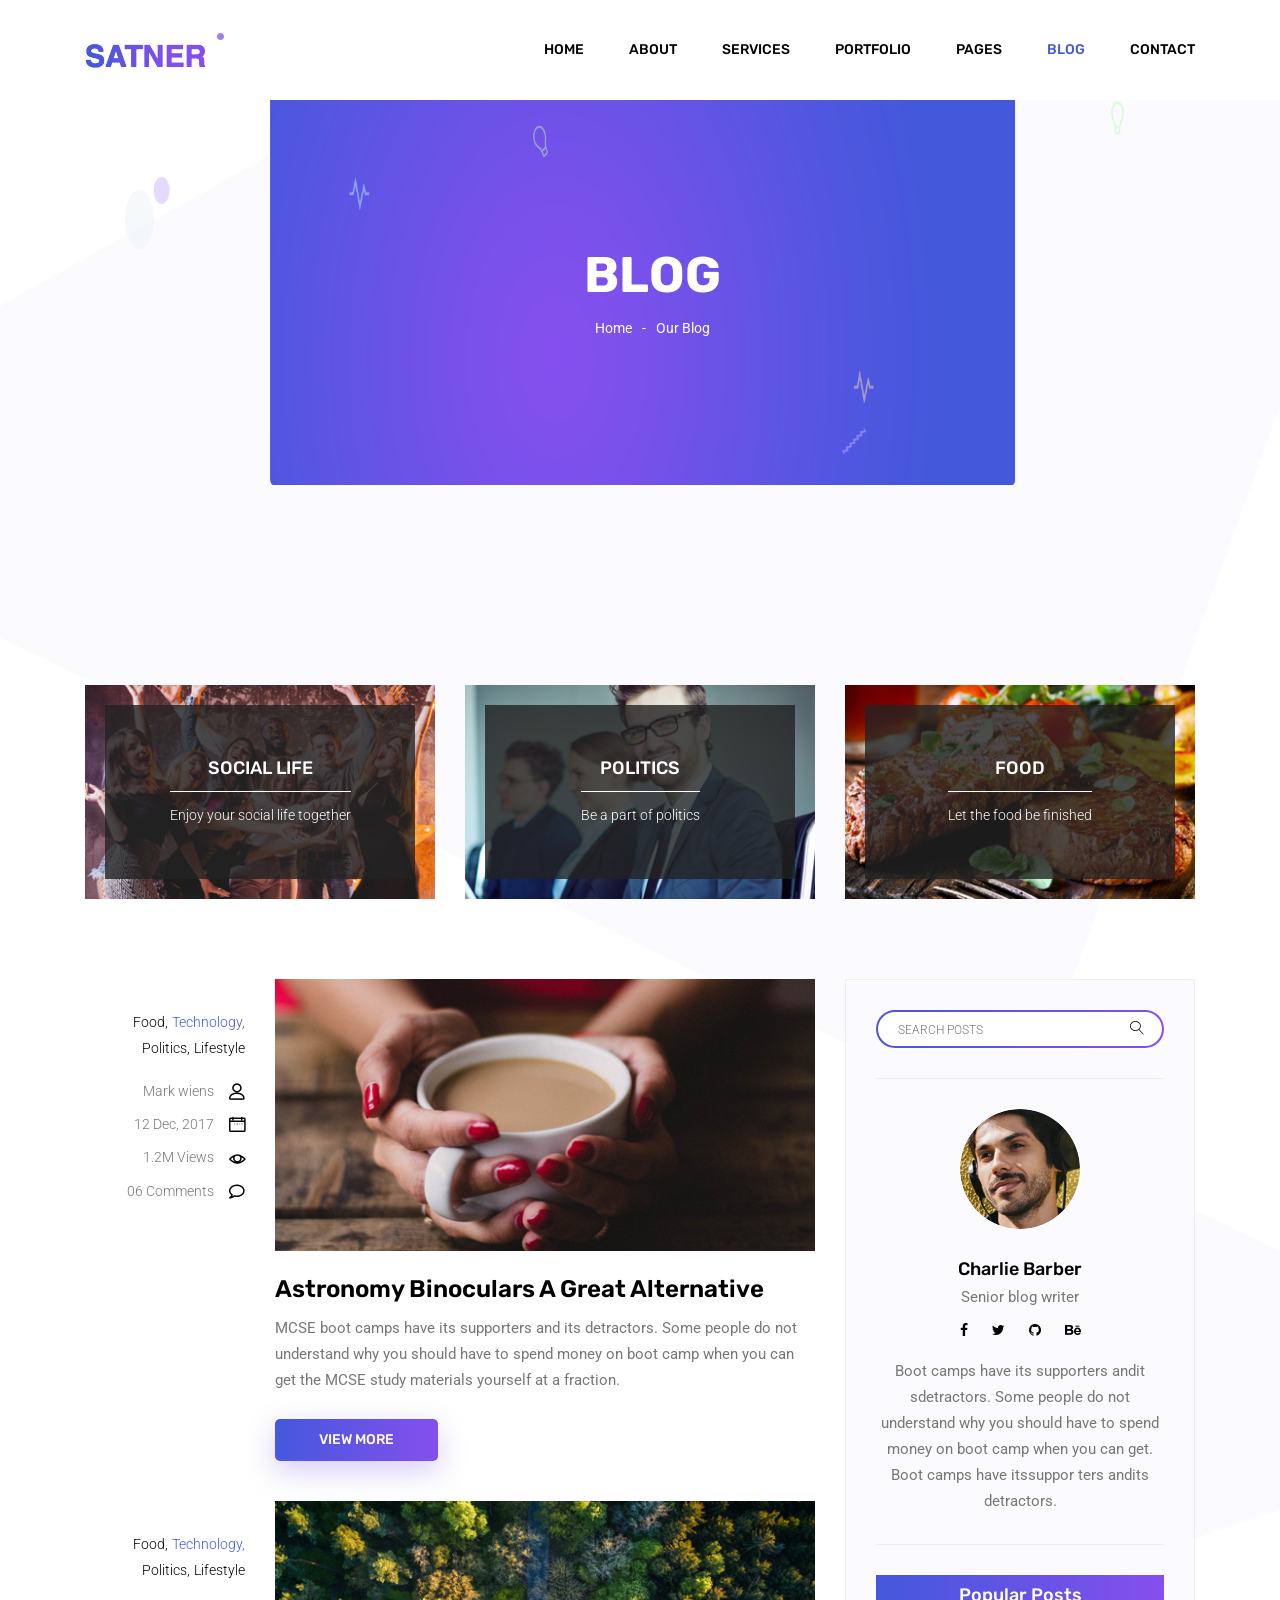
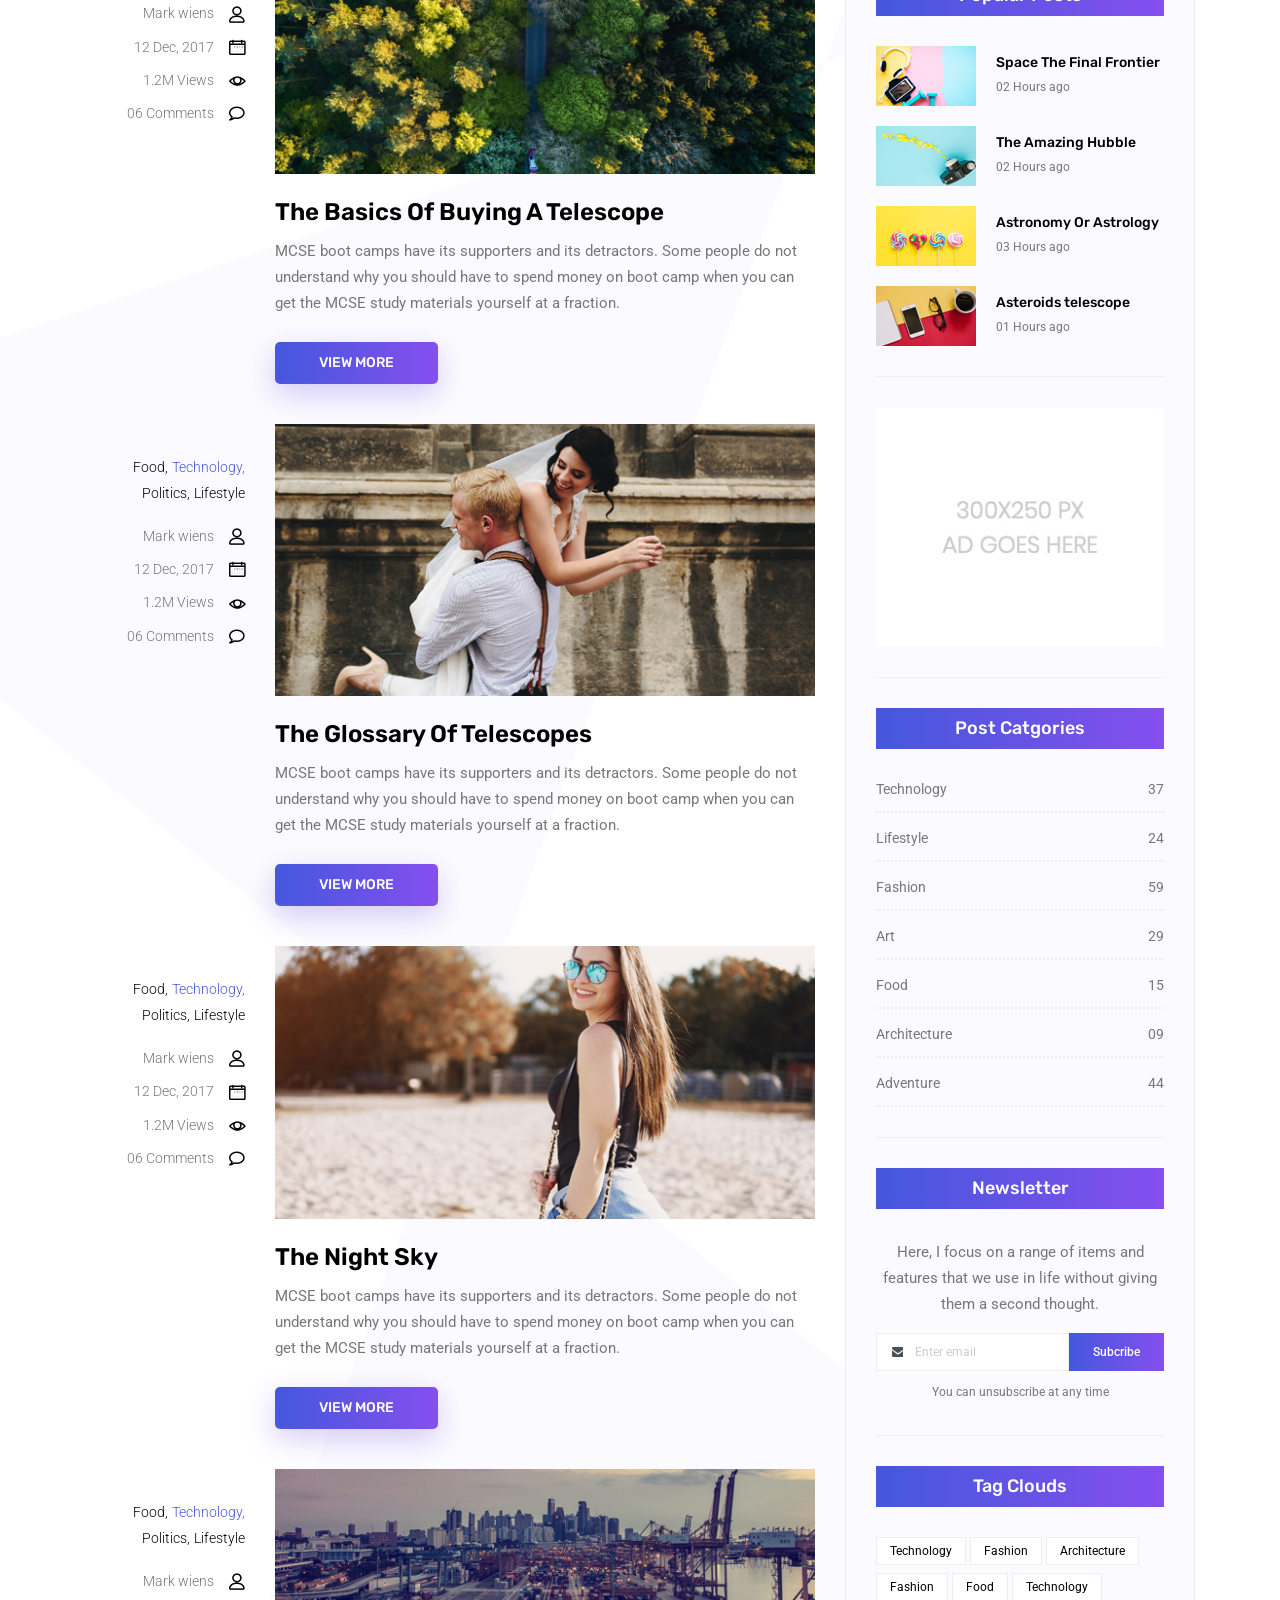
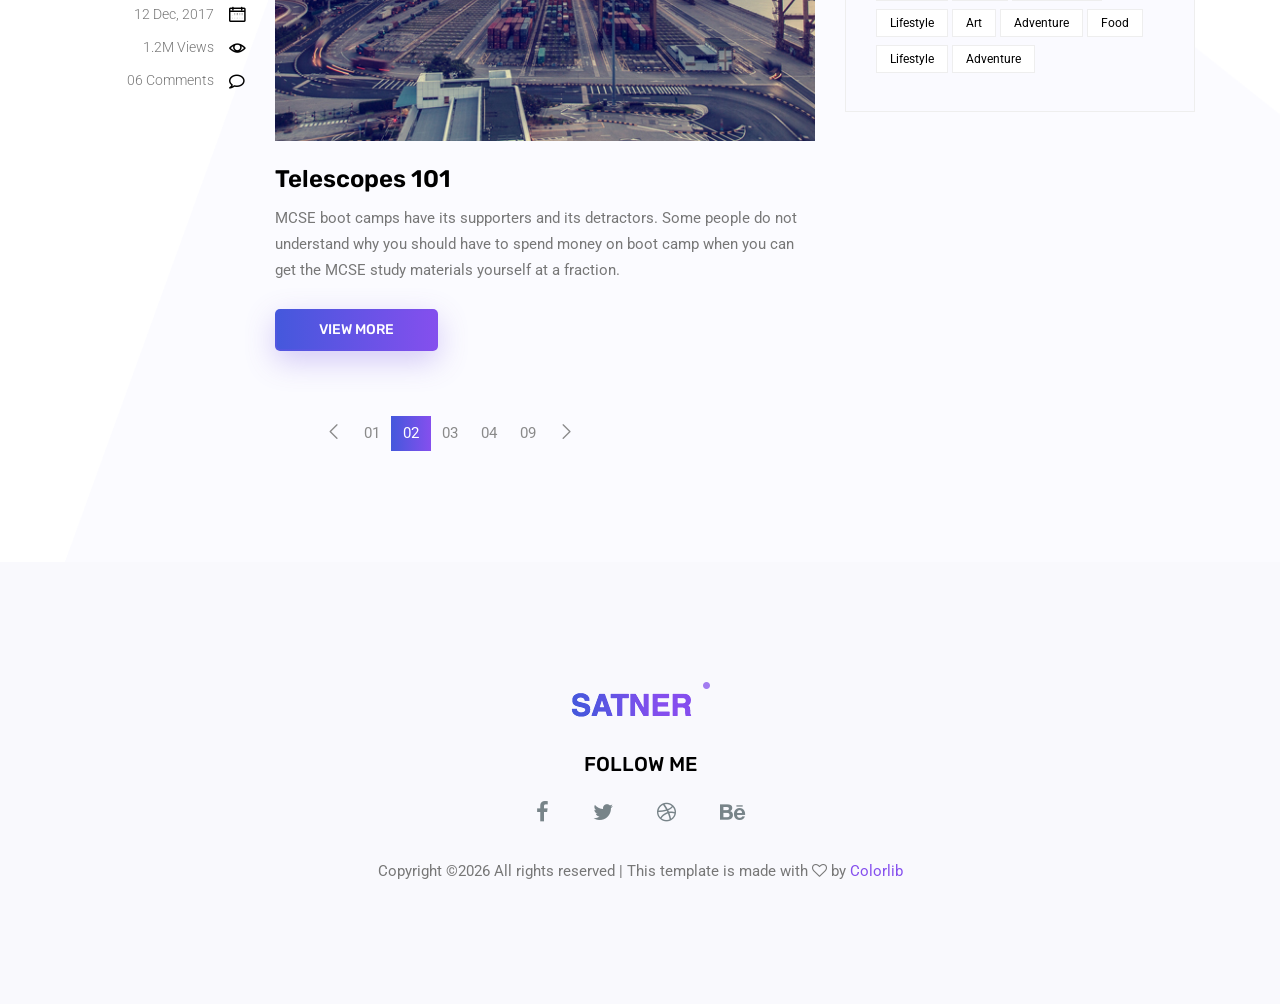
<file: blog.html>
<!doctype html>
<html lang="en">

<head>
	<!-- Required meta tags -->
	<meta charset="utf-8">
	<meta name="viewport" content="width=device-width, initial-scale=1, shrink-to-fit=no">
	<link rel="icon" href="img/favicon.png" type="image/png">
	<title>Blog</title>
	<!-- Bootstrap CSS -->
	<link rel="stylesheet" href="css/bootstrap.css">
	<link rel="stylesheet" href="vendors/linericon/style.css">
	<link rel="stylesheet" href="css/font-awesome.min.css">
	<link rel="stylesheet" href="vendors/owl-carousel/owl.carousel.min.css">
	<link rel="stylesheet" href="css/magnific-popup.css">
	<link rel="stylesheet" href="vendors/nice-select/css/nice-select.css">
	<!-- main css -->
	<link rel="stylesheet" href="css/style.css">
</head>

<body class="blog_version">

	<!--================ Start Header Area =================-->
	<header class="header_area">
		<div class="main_menu">
			<nav class="navbar navbar-expand-lg navbar-light">
				<div class="container">
					<!-- Brand and toggle get grouped for better mobile display -->
					<a class="navbar-brand logo_h" href="index.html"><img src="img/logo.png" alt=""></a>
					<button class="navbar-toggler" type="button" data-toggle="collapse" data-target="#navbarSupportedContent"
					 aria-controls="navbarSupportedContent" aria-expanded="false" aria-label="Toggle navigation">
						<span class="icon-bar"></span>
						<span class="icon-bar"></span>
						<span class="icon-bar"></span>
					</button>
					<!-- Collect the nav links, forms, and other content for toggling -->
					<div class="collapse navbar-collapse offset" id="navbarSupportedContent">
						<ul class="nav navbar-nav menu_nav justify-content-end">
							<li class="nav-item"><a class="nav-link" href="index.html">Home</a></li>
							<li class="nav-item"><a class="nav-link" href="about.html">About</a></li>
							<li class="nav-item"><a class="nav-link" href="services.html">Services</a></li>
							<li class="nav-item"><a class="nav-link" href="portfolio.html">Portfolio</a></li>
							<li class="nav-item submenu dropdown">
								<a href="#" class="nav-link dropdown-toggle" data-toggle="dropdown" role="button" aria-haspopup="true"
								 aria-expanded="false">Pages</a>
								<ul class="dropdown-menu">
                                    <li class="nav-item"><a class="nav-link" href="elements.html">Elements</a></li>
                                    <li class="nav-item"><a class="nav-link" href="portfolio-details.html">Portfolio Details</a></li>
								</ul>
							</li>
							<li class="nav-item submenu dropdown active">
								<a href="#" class="nav-link dropdown-toggle" data-toggle="dropdown" role="button" aria-haspopup="true"
								 aria-expanded="false">Blog</a>
								<ul class="dropdown-menu">
									<li class="nav-item"><a class="nav-link" href="blog.html">Blog</a></li>
									<li class="nav-item"><a class="nav-link" href="single-blog.html">Blog Details</a></li>
								</ul>
							</li>
							<li class="nav-item"><a class="nav-link" href="contact.html">Contact</a></li>
						</ul>
					</div>
				</div>
			</nav>
		</div>
	</header>
	<!--================ End Header Area =================-->

    <!--================ Start Banner Area =================-->
    <section class="banner_area">
        <div class="banner_inner d-flex align-items-center">
            <div class="container">
                <div class="banner_content text-center">
                    <h2>Blog</h2>
                    <div class="page_link">
                        <a href="index.html">Home</a>
                        <a href="blog.html">Our Blog</a>
                    </div>
                </div>
            </div>
        </div>
    </section>
    <!--================ End Banner Area =================-->
        
    <!--================Blog Categorie Area =================-->
    <section class="blog_categorie_area section_gap_top">
        <div class="container">
            <div class="row">
                <div class="col-lg-4">
                    <div class="categories_post">
                        <img src="img/blog/cat-post/cat-post-3.jpg" alt="post">
                        <div class="categories_details">
                            <div class="categories_text">
                                <a href="single-blog.html"><h5>Social Life</h5></a>
                                <div class="border_line"></div>
                                <p>Enjoy your social life together</p>
                            </div>
                        </div>
                    </div>
                </div>
                <div class="col-lg-4">
                    <div class="categories_post">
                        <img src="img/blog/cat-post/cat-post-2.jpg" alt="post">
                        <div class="categories_details">
                            <div class="categories_text">
                                <a href="single-blog.html"><h5>Politics</h5></a>
                                <div class="border_line"></div>
                                <p>Be a part of politics</p>
                            </div>
                        </div>
                    </div>
                </div>
                <div class="col-lg-4">
                    <div class="categories_post">
                        <img src="img/blog/cat-post/cat-post-1.jpg" alt="post">
                        <div class="categories_details">
                            <div class="categories_text">
                                <a href="single-blog.html"><h5>Food</h5></a>
                                <div class="border_line"></div>
                                <p>Let the food be finished</p>
                            </div>
                        </div>
                    </div>
                </div>
            </div>
        </div>
    </section>
    <!--================Blog Categorie Area =================-->
    
    <!--================Blog Area =================-->
    <section class="blog_area">
        <div class="container">
            <div class="row">
                <div class="col-lg-8">
                    <div class="blog_left_sidebar">
                        <article class="row blog_item">
                            <div class="col-md-3">
                                <div class="blog_info text-right">
                                    <div class="post_tag">
                                        <a href="#">Food,</a>
                                        <a class="active" href="#">Technology,</a>
                                        <a href="#">Politics,</a>
                                        <a href="#">Lifestyle</a>
                                    </div>
                                    <ul class="blog_meta list">
                                        <li><a href="#">Mark wiens<i class="lnr lnr-user"></i></a></li>
                                        <li><a href="#">12 Dec, 2017<i class="lnr lnr-calendar-full"></i></a></li>
                                        <li><a href="#">1.2M Views<i class="lnr lnr-eye"></i></a></li>
                                        <li><a href="#">06 Comments<i class="lnr lnr-bubble"></i></a></li>
                                    </ul>
                                </div>
                            </div>
                            <div class="col-md-9">
                                <div class="blog_post">
                                    <img src="img/blog/main-blog/m-blog-1.jpg" alt="">
                                    <div class="blog_details">
                                        <a href="single-blog.html"><h2>Astronomy Binoculars A Great Alternative</h2></a>
                                        <p>MCSE boot camps have its supporters and its detractors. Some people do not understand why you should have to spend money on boot camp when you can get the MCSE study materials yourself at a fraction.</p>
                                        <a href="single-blog.html" class="primary_btn"><span>View More</span></a>
                                    </div>
                                </div>
                            </div>
                        </article>
                        <article class="row blog_item">
                            <div class="col-md-3">
                                <div class="blog_info text-right">
                                    <div class="post_tag">
                                        <a href="#">Food,</a>
                                        <a class="active" href="#">Technology,</a>
                                        <a href="#">Politics,</a>
                                        <a href="#">Lifestyle</a>
                                    </div>
                                    <ul class="blog_meta list">
                                        <li><a href="#">Mark wiens<i class="lnr lnr-user"></i></a></li>
                                        <li><a href="#">12 Dec, 2017<i class="lnr lnr-calendar-full"></i></a></li>
                                        <li><a href="#">1.2M Views<i class="lnr lnr-eye"></i></a></li>
                                        <li><a href="#">06 Comments<i class="lnr lnr-bubble"></i></a></li>
                                    </ul>
                                </div>
                            </div>
                            <div class="col-md-9">
                                <div class="blog_post">
                                    <img src="img/blog/main-blog/m-blog-2.jpg" alt="">
                                    <div class="blog_details">
                                        <a href="single-blog.html"><h2>The Basics Of Buying A Telescope</h2></a>
                                        <p>MCSE boot camps have its supporters and its detractors. Some people do not understand why you should have to spend money on boot camp when you can get the MCSE study materials yourself at a fraction.</p>
                                        <a href="single-blog.html" class="primary_btn"><span>View More</span></a>
                                    </div>
                                </div>
                            </div>
                        </article>
                        <article class="row blog_item">
                            <div class="col-md-3">
                                <div class="blog_info text-right">
                                    <div class="post_tag">
                                        <a href="#">Food,</a>
                                        <a class="active" href="#">Technology,</a>
                                        <a href="#">Politics,</a>
                                        <a href="#">Lifestyle</a>
                                    </div>
                                    <ul class="blog_meta list">
                                        <li><a href="#">Mark wiens<i class="lnr lnr-user"></i></a></li>
                                        <li><a href="#">12 Dec, 2017<i class="lnr lnr-calendar-full"></i></a></li>
                                        <li><a href="#">1.2M Views<i class="lnr lnr-eye"></i></a></li>
                                        <li><a href="#">06 Comments<i class="lnr lnr-bubble"></i></a></li>
                                    </ul>
                                </div>
                            </div>
                            <div class="col-md-9">
                                <div class="blog_post">
                                    <img src="img/blog/main-blog/m-blog-3.jpg" alt="">
                                    <div class="blog_details">
                                        <a href="single-blog.html"><h2>The Glossary Of Telescopes</h2></a>
                                        <p>MCSE boot camps have its supporters and its detractors. Some people do not understand why you should have to spend money on boot camp when you can get the MCSE study materials yourself at a fraction.</p>
                                        <a href="single-blog.html" class="primary_btn"><span>View More</span></a>
                                    </div>
                                </div>
                            </div>
                        </article>
                        <article class="row blog_item">
                            <div class="col-md-3">
                                <div class="blog_info text-right">
                                    <div class="post_tag">
                                        <a href="#">Food,</a>
                                        <a class="active" href="#">Technology,</a>
                                        <a href="#">Politics,</a>
                                        <a href="#">Lifestyle</a>
                                    </div>
                                    <ul class="blog_meta list">
                                        <li><a href="#">Mark wiens<i class="lnr lnr-user"></i></a></li>
                                        <li><a href="#">12 Dec, 2017<i class="lnr lnr-calendar-full"></i></a></li>
                                        <li><a href="#">1.2M Views<i class="lnr lnr-eye"></i></a></li>
                                        <li><a href="#">06 Comments<i class="lnr lnr-bubble"></i></a></li>
                                    </ul>
                                </div>
                            </div>
                            <div class="col-md-9">
                                <div class="blog_post">
                                    <img src="img/blog/main-blog/m-blog-4.jpg" alt="">
                                    <div class="blog_details">
                                        <a href="single-blog.html"><h2>The Night Sky</h2></a>
                                        <p>MCSE boot camps have its supporters and its detractors. Some people do not understand why you should have to spend money on boot camp when you can get the MCSE study materials yourself at a fraction.</p>
                                        <a href="single-blog.html" class="primary_btn"><span>View More</span></a>
                                    </div>
                                </div>
                            </div>
                        </article>
                        <article class="row blog_item">
                            <div class="col-md-3">
                                <div class="blog_info text-right">
                                    <div class="post_tag">
                                        <a href="#">Food,</a>
                                        <a class="active" href="#">Technology,</a>
                                        <a href="#">Politics,</a>
                                        <a href="#">Lifestyle</a>
                                    </div>
                                    <ul class="blog_meta list">
                                        <li><a href="#">Mark wiens<i class="lnr lnr-user"></i></a></li>
                                        <li><a href="#">12 Dec, 2017<i class="lnr lnr-calendar-full"></i></a></li>
                                        <li><a href="#">1.2M Views<i class="lnr lnr-eye"></i></a></li>
                                        <li><a href="#">06 Comments<i class="lnr lnr-bubble"></i></a></li>
                                    </ul>
                                </div>
                            </div>
                            <div class="col-md-9">
                                <div class="blog_post">
                                    <img src="img/blog/main-blog/m-blog-5.jpg" alt="">
                                    <div class="blog_details">
                                        <a href="single-blog.html"><h2>Telescopes 101</h2></a>
                                        <p>MCSE boot camps have its supporters and its detractors. Some people do not understand why you should have to spend money on boot camp when you can get the MCSE study materials yourself at a fraction.</p>
                                        <a href="single-blog.html" class="primary_btn"><span>View More</span></a>
                                    </div>
                                </div>
                            </div>
                        </article>
                        <nav class="blog-pagination justify-content-center d-flex">
                            <ul class="pagination">
                                <li class="page-item">
                                    <a href="#" class="page-link" aria-label="Previous">
                                        <span aria-hidden="true">
                                            <span class="lnr lnr-chevron-left"></span>
                                        </span>
                                    </a>
                                </li>
                                <li class="page-item"><a href="#" class="page-link">01</a></li>
                                <li class="page-item active"><a href="#" class="page-link">02</a></li>
                                <li class="page-item"><a href="#" class="page-link">03</a></li>
                                <li class="page-item"><a href="#" class="page-link">04</a></li>
                                <li class="page-item"><a href="#" class="page-link">09</a></li>
                                <li class="page-item">
                                    <a href="#" class="page-link" aria-label="Next">
                                        <span aria-hidden="true">
                                            <span class="lnr lnr-chevron-right"></span>
                                        </span>
                                    </a>
                                </li>
                            </ul>
                        </nav>
                    </div>
                </div>
                <div class="col-lg-4">
                    <div class="blog_right_sidebar">
                        <aside class="single_sidebar_widget search_widget">
                            <div class="input-group">
                                <input type="text" class="form-control" placeholder="Search Posts">
                                <span class="input-group-btn">
                                    <button class="btn btn-default" type="button"><i class="lnr lnr-magnifier"></i></button>
                                </span>
                            </div><!-- /input-group -->
                            <div class="br"></div>
                        </aside>
                        <aside class="single_sidebar_widget author_widget">
                            <img class="author_img rounded-circle" src="img/blog/author.png" alt="">
                            <h4>Charlie Barber</h4>
                            <p>Senior blog writer</p>
                            <div class="social_icon">
                                <a href="#"><i class="fa fa-facebook"></i></a>
                                <a href="#"><i class="fa fa-twitter"></i></a>
                                <a href="#"><i class="fa fa-github"></i></a>
                                <a href="#"><i class="fa fa-behance"></i></a>
                            </div>
                            <p>Boot camps have its supporters andit sdetractors. Some people do not understand why you should have to spend money on boot camp when you can get. Boot camps have itssuppor ters andits detractors.</p>
                            <div class="br"></div>
                        </aside>
                        <aside class="single_sidebar_widget popular_post_widget">
                            <h3 class="widget_title">Popular Posts</h3>
                            <div class="media post_item">
                                <img src="img/blog/popular-post/post1.jpg" alt="post">
                                <div class="media-body">
                                    <a href="single-blog.html"><h3>Space The Final Frontier</h3></a>
                                    <p>02 Hours ago</p>
                                </div>
                            </div>
                            <div class="media post_item">
                                <img src="img/blog/popular-post/post2.jpg" alt="post">
                                <div class="media-body">
                                    <a href="single-blog.html"><h3>The Amazing Hubble</h3></a>
                                    <p>02 Hours ago</p>
                                </div>
                            </div>
                            <div class="media post_item">
                                <img src="img/blog/popular-post/post3.jpg" alt="post">
                                <div class="media-body">
                                    <a href="single-blog.html"><h3>Astronomy Or Astrology</h3></a>
                                    <p>03 Hours ago</p>
                                </div>
                            </div>
                            <div class="media post_item">
                                <img src="img/blog/popular-post/post4.jpg" alt="post">
                                <div class="media-body">
                                    <a href="single-blog.html"><h3>Asteroids telescope</h3></a>
                                    <p>01 Hours ago</p>
                                </div>
                            </div>
                            <div class="br"></div>
                        </aside>
                        <aside class="single_sidebar_widget ads_widget">
                            <a href="#"><img class="img-fluid" src="img/blog/add.jpg" alt=""></a>
                            <div class="br"></div>
                        </aside>
                        <aside class="single_sidebar_widget post_category_widget">
                            <h4 class="widget_title">Post Catgories</h4>
                            <ul class="list cat-list">
                                <li>
                                    <a href="#" class="d-flex justify-content-between">
                                        <p>Technology</p>
                                        <p>37</p>
                                    </a>
                                </li>
                                <li>
                                    <a href="#" class="d-flex justify-content-between">
                                        <p>Lifestyle</p>
                                        <p>24</p>
                                    </a>
                                </li>
                                <li>
                                    <a href="#" class="d-flex justify-content-between">
                                        <p>Fashion</p>
                                        <p>59</p>
                                    </a>
                                </li>
                                <li>
                                    <a href="#" class="d-flex justify-content-between">
                                        <p>Art</p>
                                        <p>29</p>
                                    </a>
                                </li>
                                <li>
                                    <a href="#" class="d-flex justify-content-between">
                                        <p>Food</p>
                                        <p>15</p>
                                    </a>
                                </li>
                                <li>
                                    <a href="#" class="d-flex justify-content-between">
                                        <p>Architecture</p>
                                        <p>09</p>
                                    </a>
                                </li>
                                <li>
                                    <a href="#" class="d-flex justify-content-between">
                                        <p>Adventure</p>
                                        <p>44</p>
                                    </a>
                                </li>															
                            </ul>
                            <div class="br"></div>
                        </aside>
                        <aside class="single-sidebar-widget newsletter_widget">
                            <h4 class="widget_title">Newsletter</h4>
                            <p>
                            Here, I focus on a range of items and features that we use in life without
                            giving them a second thought.
                            </p>
                            <div class="form-group d-flex flex-row">
                                <div class="input-group">
                                    <div class="input-group-prepend">
                                        <div class="input-group-text"><i class="fa fa-envelope" aria-hidden="true"></i></div>
                                    </div>
                                    <input type="text" class="form-control" id="inlineFormInputGroup" placeholder="Enter email" onfocus="this.placeholder = ''" onblur="this.placeholder = 'Enter email'">
                                </div>
                                <a href="#" class="bbtns">Subcribe</a>
                            </div>	
                            <p class="text-bottom">You can unsubscribe at any time</p>	
                            <div class="br"></div>							
                        </aside>
                        <aside class="single-sidebar-widget tag_cloud_widget">
                            <h4 class="widget_title">Tag Clouds</h4>
                            <ul class="list">
                                <li><a href="#">Technology</a></li>
                                <li><a href="#">Fashion</a></li>
                                <li><a href="#">Architecture</a></li>
                                <li><a href="#">Fashion</a></li>
                                <li><a href="#">Food</a></li>
                                <li><a href="#">Technology</a></li>
                                <li><a href="#">Lifestyle</a></li>
                                <li><a href="#">Art</a></li>
                                <li><a href="#">Adventure</a></li>
                                <li><a href="#">Food</a></li>
                                <li><a href="#">Lifestyle</a></li>
                                <li><a href="#">Adventure</a></li>
                            </ul>
                        </aside>
                    </div>
                </div>
            </div>
        </div>
    </section>
    <!--================Blog Area =================-->
    
    <!--================Footer Area =================-->
	<footer class="footer_area">
        <div class="container">
            <div class="row justify-content-center">
                <div class="col-lg-12">
                    <div class="footer_top flex-column">
                        <div class="footer_logo">
                            <a href="#">
                                <img src="img/logo.png" alt="">
                            </a>
                            <h4>Follow Me</h4>
                        </div>
                        <div class="footer_social">
                            <a href="#"><i class="fa fa-facebook"></i></a>
                            <a href="#"><i class="fa fa-twitter"></i></a>
                            <a href="#"><i class="fa fa-dribbble"></i></a>
                            <a href="#"><i class="fa fa-behance"></i></a>
                        </div>
                    </div>
                </div>
            </div>
            <div class="row footer_bottom justify-content-center">
                <p class="col-lg-8 col-sm-12 footer-text">
                    <!-- Link back to Colorlib can't be removed. Template is licensed under CC BY 3.0. -->
Copyright &copy;<script>document.write(new Date().getFullYear());</script> All rights reserved | This template is made with <i class="fa fa-heart-o" aria-hidden="true"></i> by <a href="https://colorlib.com" target="_blank">Colorlib</a>
<!-- Link back to Colorlib can't be removed. Template is licensed under CC BY 3.0. --></p>
            </div>
        </div>
    </footer>
    <!--================End Footer Area =================-->
   
    <!-- Optional JavaScript -->
    <!-- jQuery first, then Popper.js, then Bootstrap JS -->
    <script src="js/jquery-3.2.1.min.js"></script>
    <script src="js/popper.js"></script>
    <script src="js/bootstrap.min.js"></script>
    <script src="js/stellar.js"></script>
    <script src="vendors/lightbox/simpleLightbox.min.js"></script>
    <script src="vendors/nice-select/js/jquery.nice-select.min.js"></script>
    <script src="vendors/isotope/imagesloaded.pkgd.min.js"></script>
    <script src="vendors/isotope/isotope-min.js"></script>
    <script src="vendors/owl-carousel/owl.carousel.min.js"></script>
    <script src="js/jquery.ajaxchimp.min.js"></script>
    <script src="js/mail-script.js"></script>
    <script src="js/theme.js"></script>
</body>
</html>
</file>
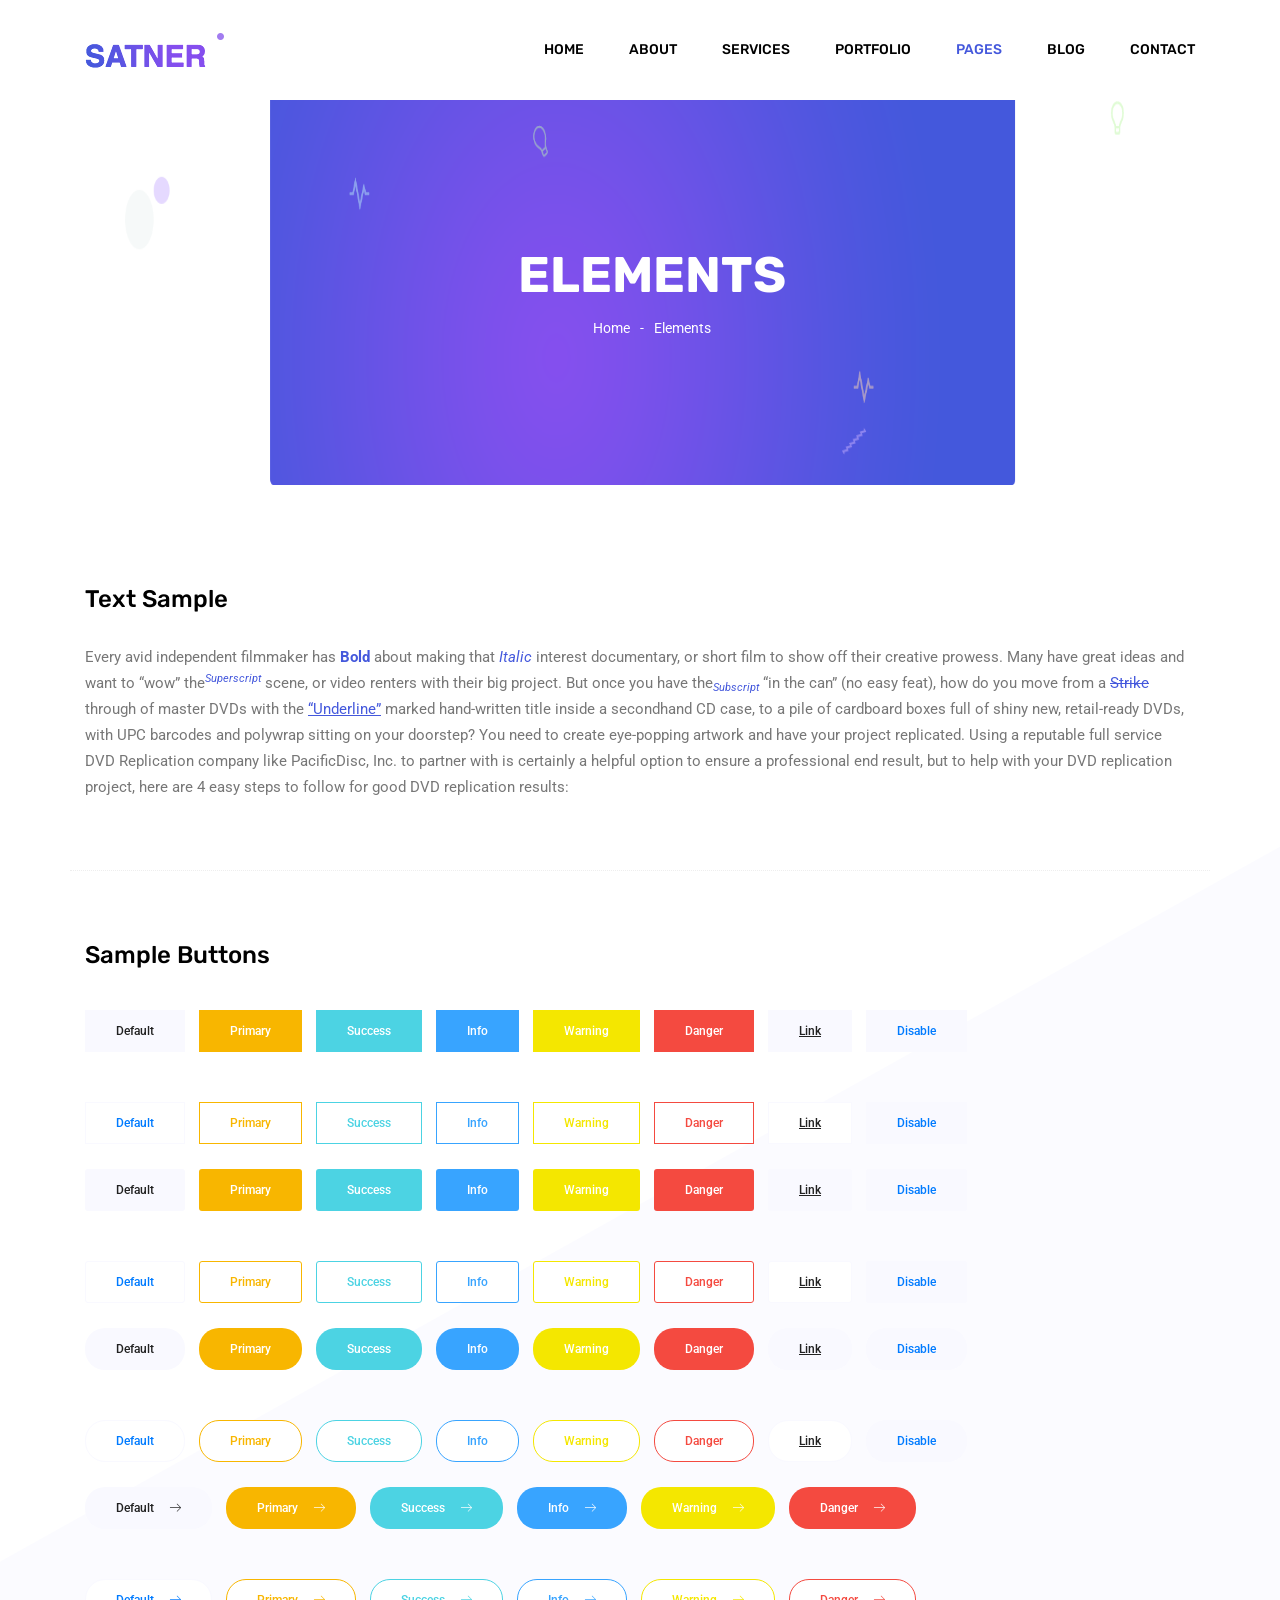
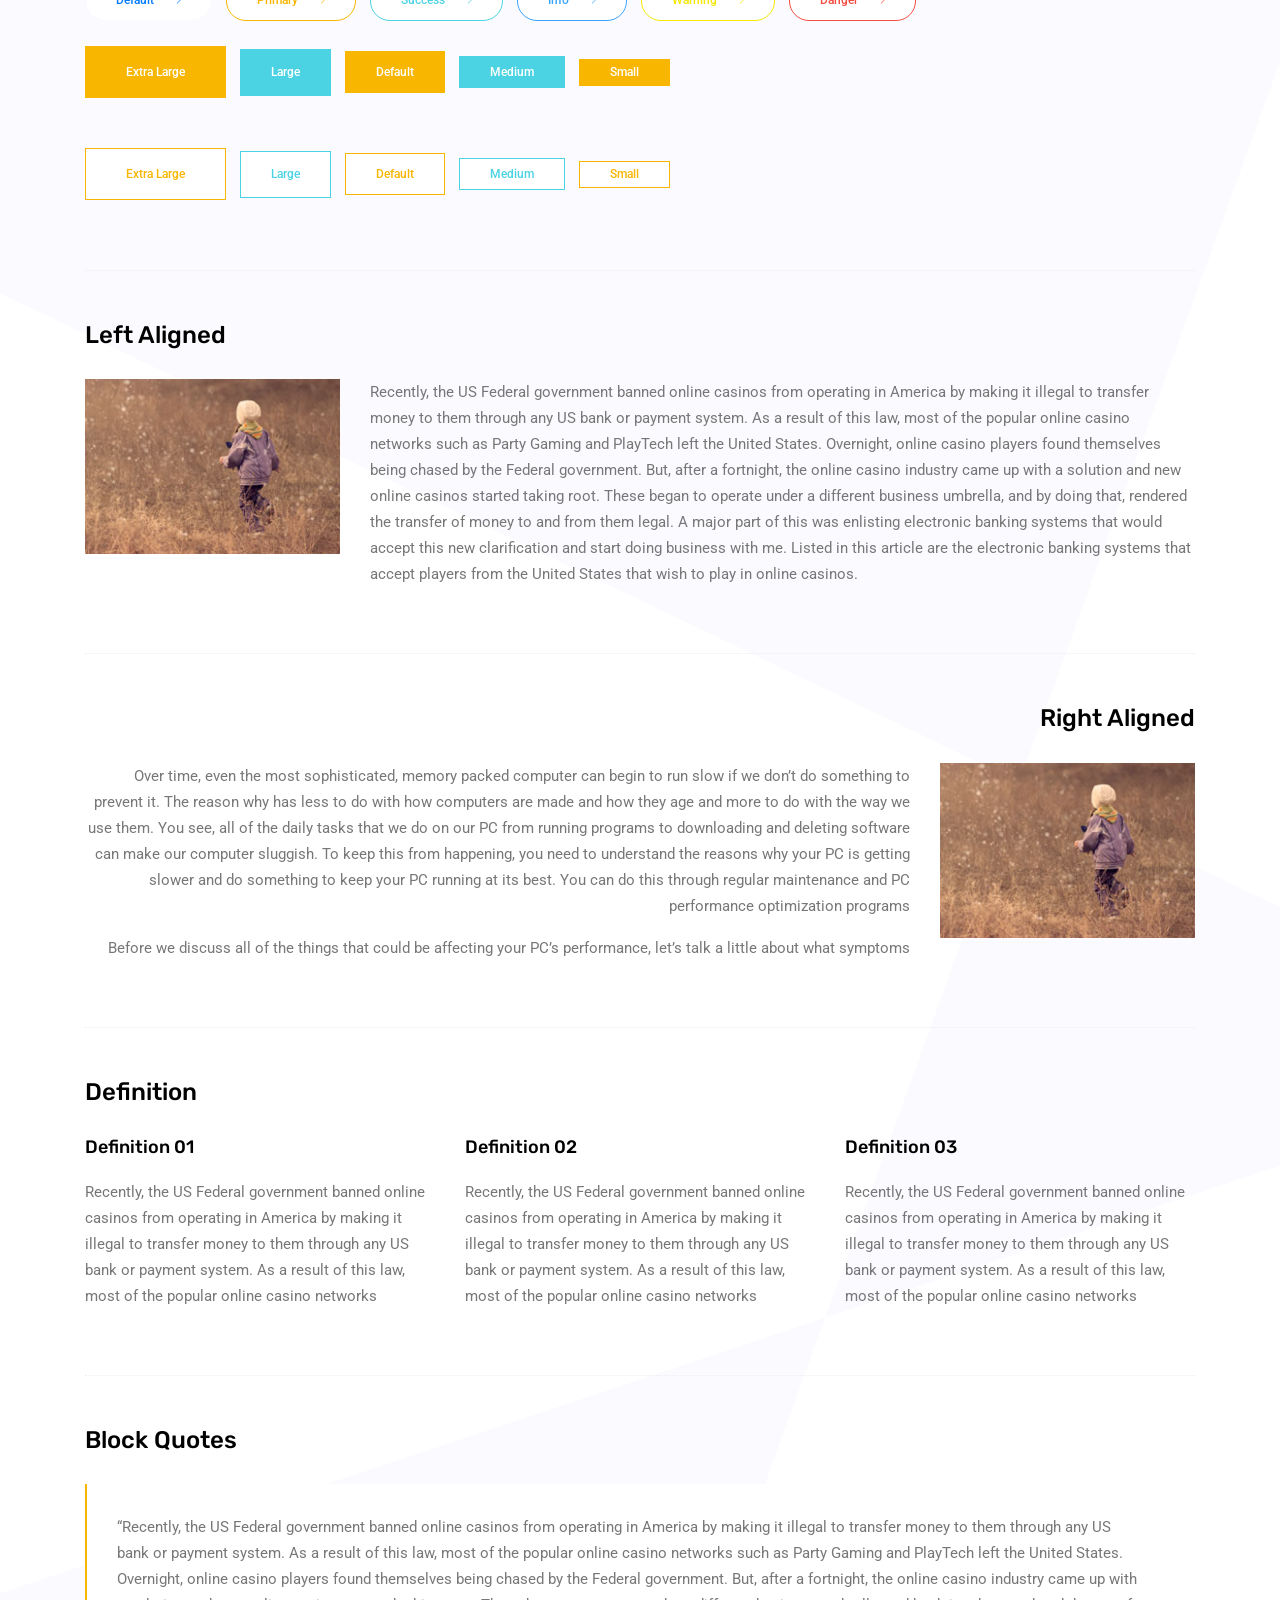
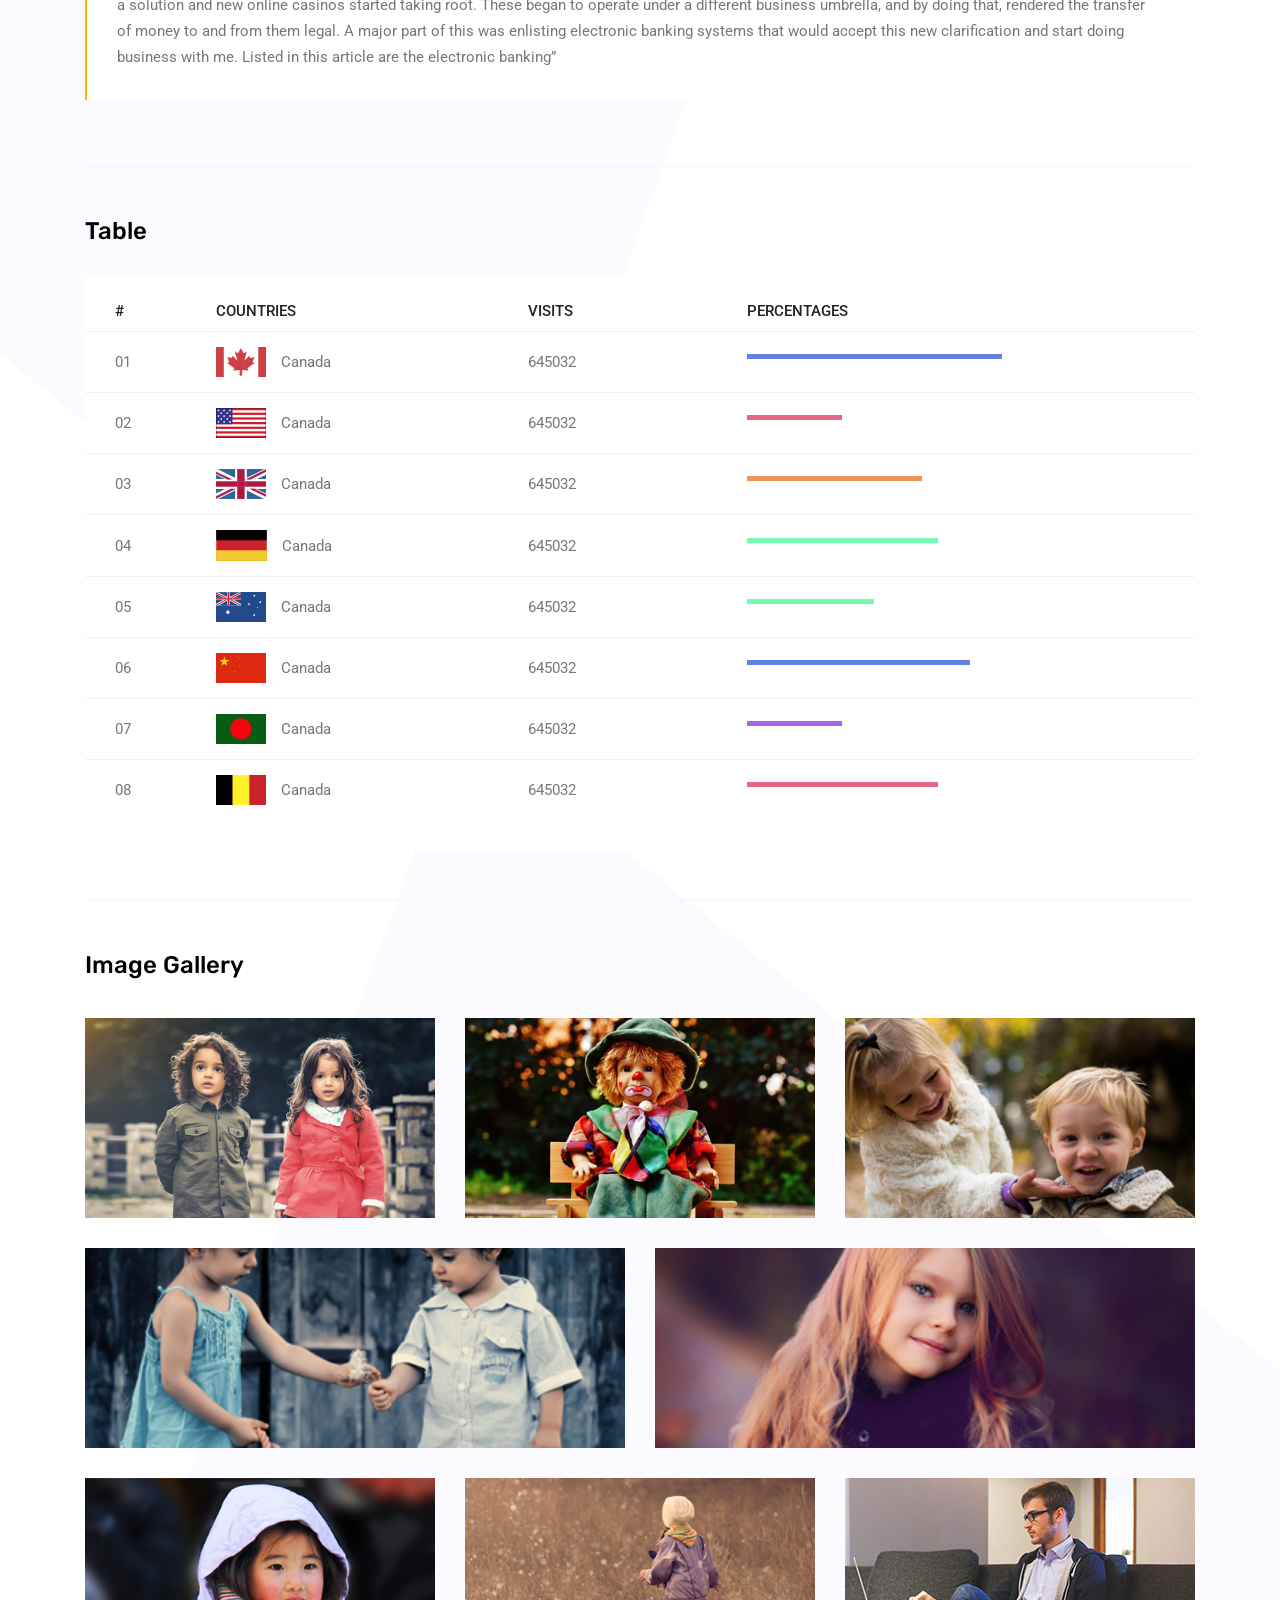
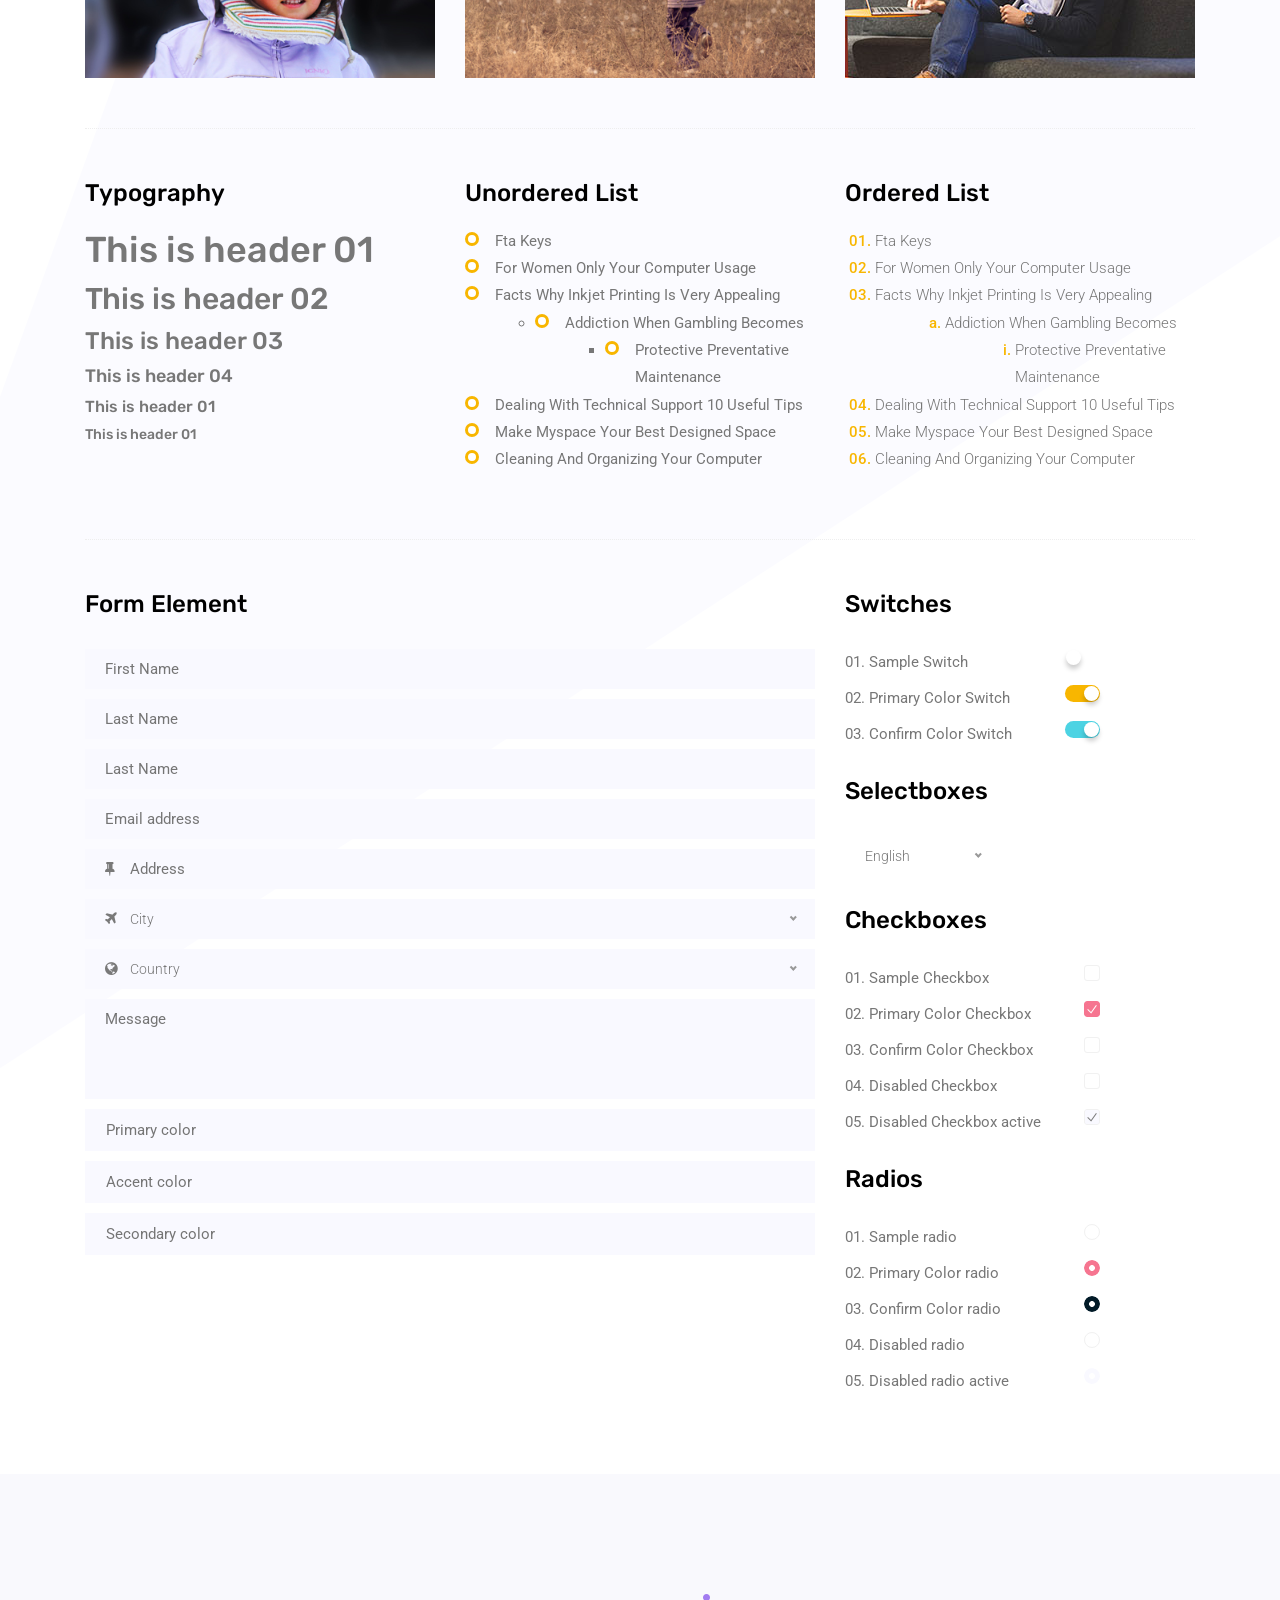
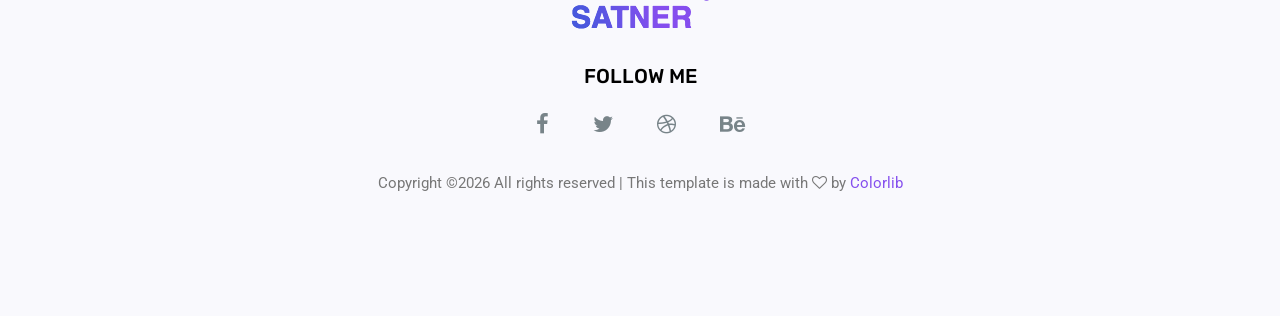
<file: elements.html>
<!doctype html>
<html lang="en">

<head>
	<!-- Required meta tags -->
	<meta charset="utf-8">
	<meta name="viewport" content="width=device-width, initial-scale=1, shrink-to-fit=no">
	<link rel="icon" href="img/favicon.png" type="image/png">
	<title>Elements</title>
	<!-- Bootstrap CSS -->
	<link rel="stylesheet" href="css/bootstrap.css">
	<link rel="stylesheet" href="vendors/linericon/style.css">
	<link rel="stylesheet" href="css/font-awesome.min.css">
	<link rel="stylesheet" href="vendors/owl-carousel/owl.carousel.min.css">
	<link rel="stylesheet" href="css/magnific-popup.css">
	<link rel="stylesheet" href="vendors/nice-select/css/nice-select.css">
	<!-- main css -->
	<link rel="stylesheet" href="css/style.css">
</head>

<body class="blog_version">

	<!--================ Start Header Area =================-->
	<header class="header_area">
		<div class="main_menu">
			<nav class="navbar navbar-expand-lg navbar-light">
				<div class="container">
					<!-- Brand and toggle get grouped for better mobile display -->
					<a class="navbar-brand logo_h" href="index.html"><img src="img/logo.png" alt=""></a>
					<button class="navbar-toggler" type="button" data-toggle="collapse" data-target="#navbarSupportedContent"
					 aria-controls="navbarSupportedContent" aria-expanded="false" aria-label="Toggle navigation">
						<span class="icon-bar"></span>
						<span class="icon-bar"></span>
						<span class="icon-bar"></span>
					</button>
					<!-- Collect the nav links, forms, and other content for toggling -->
					<div class="collapse navbar-collapse offset" id="navbarSupportedContent">
						<ul class="nav navbar-nav menu_nav justify-content-end">
							<li class="nav-item"><a class="nav-link" href="index.html">Home</a></li>
							<li class="nav-item"><a class="nav-link" href="about.html">About</a></li>
							<li class="nav-item"><a class="nav-link" href="services.html">Services</a></li>
							<li class="nav-item"><a class="nav-link" href="portfolio.html">Portfolio</a></li>
							<li class="nav-item submenu dropdown active">
								<a href="#" class="nav-link dropdown-toggle" data-toggle="dropdown" role="button" aria-haspopup="true"
								 aria-expanded="false">Pages</a>
								<ul class="dropdown-menu">
                                    <li class="nav-item"><a class="nav-link" href="elements.html">Elements</a></li>
                                    <li class="nav-item"><a class="nav-link" href="portfolio-details.html">Portfolio Details</a></li>
								</ul>
							</li>
							<li class="nav-item submenu dropdown">
								<a href="#" class="nav-link dropdown-toggle" data-toggle="dropdown" role="button" aria-haspopup="true"
								 aria-expanded="false">Blog</a>
								<ul class="dropdown-menu">
									<li class="nav-item"><a class="nav-link" href="blog.html">Blog</a></li>
									<li class="nav-item"><a class="nav-link" href="single-blog.html">Blog Details</a></li>
								</ul>
							</li>
							<li class="nav-item"><a class="nav-link" href="contact.html">Contact</a></li>
						</ul>
					</div>
				</div>
			</nav>
		</div>
	</header>
	<!--================ End Header Area =================-->

    <!--================ Start Banner Area =================-->
    <section class="banner_area">
        <div class="banner_inner d-flex align-items-center">
            <div class="container">
                <div class="banner_content text-center">
                    <h2>Elements</h2>
                    <div class="page_link">
                        <a href="index.html">Home</a>
                        <a href="elements.html">Elements</a>
                    </div>
                </div>
            </div>
        </div>
    </section>
    <!--================ End Banner Area =================-->
        
	<!-- Start Sample Area -->
	<section class="sample-text-area">
		<div class="container">
			<h3 class="text-heading title_color">Text Sample</h3>
			<p class="sample-text">
				Every avid independent filmmaker has <b>Bold</b> about making that <i>Italic</i> interest documentary, or short film to show off their creative prowess. Many have great ideas and want to “wow” the<sup>Superscript</sup> scene, or video renters with their big project.  But once you have the<sub>Subscript</sub> “in the can” (no easy feat), how do you move from a <del>Strike</del> through of master DVDs with the <u>“Underline”</u> marked hand-written title inside a secondhand CD case, to a pile of cardboard boxes full of shiny new, retail-ready DVDs, with UPC barcodes and polywrap sitting on your doorstep?  You need to create eye-popping artwork and have your project replicated. Using a reputable full service DVD Replication company like PacificDisc, Inc. to partner with is certainly a helpful option to ensure a professional end result, but to help with your DVD replication project, here are 4 easy steps to follow for good DVD replication results: 

			</p>
		</div>
	</section>
	<!-- End Sample Area -->

	<!-- Start Button -->
	<section class="button-area">
		<div class="container border-top-generic">
			<h3 class="text-heading title_color">Sample Buttons</h3>
			<div class="button-group-area">
				<a href="#" class="genric-btn default">Default</a>
				<a href="#" class="genric-btn primary">Primary</a>
				<a href="#" class="genric-btn success">Success</a>
				<a href="#" class="genric-btn info">Info</a>
				<a href="#" class="genric-btn warning">Warning</a>
				<a href="#" class="genric-btn danger">Danger</a>
				<a href="#" class="genric-btn link">Link</a>
				<a href="#" class="genric-btn disable">Disable</a>
			</div>
			<div class="button-group-area mt-10">
				<a href="#" class="genric-btn default-border">Default</a>
				<a href="#" class="genric-btn primary-border">Primary</a>
				<a href="#" class="genric-btn success-border">Success</a>
				<a href="#" class="genric-btn info-border">Info</a>
				<a href="#" class="genric-btn warning-border">Warning</a>
				<a href="#" class="genric-btn danger-border">Danger</a>
				<a href="#" class="genric-btn link-border">Link</a>
				<a href="#" class="genric-btn disable">Disable</a>
			</div>
			<div class="button-group-area mt-40">
				<a href="#" class="genric-btn default radius">Default</a>
				<a href="#" class="genric-btn primary radius">Primary</a>
				<a href="#" class="genric-btn success radius">Success</a>
				<a href="#" class="genric-btn info radius">Info</a>
				<a href="#" class="genric-btn warning radius">Warning</a>
				<a href="#" class="genric-btn danger radius">Danger</a>
				<a href="#" class="genric-btn link radius">Link</a>
				<a href="#" class="genric-btn disable radius">Disable</a>
			</div>
			<div class="button-group-area mt-10">
				<a href="#" class="genric-btn default-border radius">Default</a>
				<a href="#" class="genric-btn primary-border radius">Primary</a>
				<a href="#" class="genric-btn success-border radius">Success</a>
				<a href="#" class="genric-btn info-border radius">Info</a>
				<a href="#" class="genric-btn warning-border radius">Warning</a>
				<a href="#" class="genric-btn danger-border radius">Danger</a>
				<a href="#" class="genric-btn link-border radius">Link</a>
				<a href="#" class="genric-btn disable radius">Disable</a>
			</div>
			<div class="button-group-area mt-40">
				<a href="#" class="genric-btn default circle">Default</a>
				<a href="#" class="genric-btn primary circle">Primary</a>
				<a href="#" class="genric-btn success circle">Success</a>
				<a href="#" class="genric-btn info circle">Info</a>
				<a href="#" class="genric-btn warning circle">Warning</a>
				<a href="#" class="genric-btn danger circle">Danger</a>
				<a href="#" class="genric-btn link circle">Link</a>
				<a href="#" class="genric-btn disable circle">Disable</a>
			</div>
			<div class="button-group-area mt-10">
				<a href="#" class="genric-btn default-border circle">Default</a>
				<a href="#" class="genric-btn primary-border circle">Primary</a>
				<a href="#" class="genric-btn success-border circle">Success</a>
				<a href="#" class="genric-btn info-border circle">Info</a>
				<a href="#" class="genric-btn warning-border circle">Warning</a>
				<a href="#" class="genric-btn danger-border circle">Danger</a>
				<a href="#" class="genric-btn link-border circle">Link</a>
				<a href="#" class="genric-btn disable circle">Disable</a>
			</div>
			<div class="button-group-area mt-40">
				<a href="#" class="genric-btn default circle arrow">Default<span class="lnr lnr-arrow-right"></span></a>
				<a href="#" class="genric-btn primary circle arrow">Primary<span class="lnr lnr-arrow-right"></span></a>
				<a href="#" class="genric-btn success circle arrow">Success<span class="lnr lnr-arrow-right"></span></a>
				<a href="#" class="genric-btn info circle arrow">Info<span class="lnr lnr-arrow-right"></span></a>
				<a href="#" class="genric-btn warning circle arrow">Warning<span class="lnr lnr-arrow-right"></span></a>
				<a href="#" class="genric-btn danger circle arrow">Danger<span class="lnr lnr-arrow-right"></span></a>
			</div>
			<div class="button-group-area mt-10">
				<a href="#" class="genric-btn default-border circle arrow">Default<span class="lnr lnr-arrow-right"></span></a>
				<a href="#" class="genric-btn primary-border circle arrow">Primary<span class="lnr lnr-arrow-right"></span></a>
				<a href="#" class="genric-btn success-border circle arrow">Success<span class="lnr lnr-arrow-right"></span></a>
				<a href="#" class="genric-btn info-border circle arrow">Info<span class="lnr lnr-arrow-right"></span></a>
				<a href="#" class="genric-btn warning-border circle arrow">Warning<span class="lnr lnr-arrow-right"></span></a>
				<a href="#" class="genric-btn danger-border circle arrow">Danger<span class="lnr lnr-arrow-right"></span></a>
			</div>
			<div class="button-group-area mt-40">
				<a href="#" class="genric-btn primary e-large">Extra Large</a>
				<a href="#" class="genric-btn success large">Large</a>
				<a href="#" class="genric-btn primary">Default</a>
				<a href="#" class="genric-btn success medium">Medium</a>
				<a href="#" class="genric-btn primary small">Small</a>
			</div>
			<div class="button-group-area mt-10">
				<a href="#" class="genric-btn primary-border e-large">Extra Large</a>
				<a href="#" class="genric-btn success-border large">Large</a>
				<a href="#" class="genric-btn primary-border">Default</a>
				<a href="#" class="genric-btn success-border medium">Medium</a>
				<a href="#" class="genric-btn primary-border small">Small</a>
			</div>
		</div>
	</section>
	<!-- End Button -->
	
	<!-- Start Align Area -->
	<div class="whole-wrap">
		<div class="container">
			<div class="section-top-border">
				<h3 class="mb-30 title_color">Left Aligned</h3>
				<div class="row">
					<div class="col-md-3">
						<img src="img/elements/d.jpg" alt="" class="img-fluid">
					</div>
					<div class="col-md-9 mt-sm-20 left-align-p">
						<p>Recently, the US Federal government banned online casinos from operating in America by making it illegal to transfer money to them through any US bank or payment system. As a result of this law, most of the popular online casino networks such as Party Gaming and PlayTech left the United States. Overnight, online casino players found themselves being chased by the Federal government. But, after a fortnight, the online casino industry came up with a solution and new online casinos started taking root. These began to operate under a different business umbrella, and by doing that, rendered the transfer of money to and from them legal. A major part of this was enlisting electronic banking systems that would accept this new clarification and start doing business with me. Listed in this article are the electronic banking systems that accept players from the United States that wish to play in online casinos.</p>
					</div>
				</div>
			</div>
			<div class="section-top-border text-right">
				<h3 class="mb-30 title_color">Right Aligned</h3>
				<div class="row">
					<div class="col-md-9">
						<p class="text-right">Over time, even the most sophisticated, memory packed computer can begin to run slow if we don’t do something to prevent it. The reason why has less to do with how computers are made and how they age and more to do with the way we use them. You see, all of the daily tasks that we do on our PC from running programs to downloading and deleting software can make our computer sluggish. To keep this from happening, you need to understand the reasons why your PC is getting slower and do something to keep your PC running at its best. You can do this through regular maintenance and PC performance optimization programs</p>
						<p class="text-right">Before we discuss all of the things that could be affecting your PC’s performance, let’s talk a little about what symptoms</p>
					</div>
					<div class="col-md-3">
						<img src="img/elements/d.jpg" alt="" class="img-fluid">
					</div>
				</div>
			</div>
			<div class="section-top-border">
				<h3 class="mb-30 title_color">Definition</h3>
				<div class="row">
					<div class="col-md-4">
						<div class="single-defination">
							<h4 class="mb-20">Definition 01</h4>
							<p>Recently, the US Federal government banned online casinos from operating in America by making it illegal to transfer money to them through any US bank or payment system. As a result of this law, most of the popular online casino networks</p>
						</div>
					</div>
					<div class="col-md-4">
						<div class="single-defination">
							<h4 class="mb-20">Definition 02</h4>
							<p>Recently, the US Federal government banned online casinos from operating in America by making it illegal to transfer money to them through any US bank or payment system. As a result of this law, most of the popular online casino networks</p>
						</div>
					</div>
					<div class="col-md-4">
						<div class="single-defination">
							<h4 class="mb-20">Definition 03</h4>
							<p>Recently, the US Federal government banned online casinos from operating in America by making it illegal to transfer money to them through any US bank or payment system. As a result of this law, most of the popular online casino networks</p>
						</div>
					</div>
				</div>
			</div>
			<div class="section-top-border">
				<h3 class="mb-30 title_color">Block Quotes</h3>
				<div class="row">
					<div class="col-lg-12">
						<blockquote class="generic-blockquote">
							“Recently, the US Federal government banned online casinos from operating in America by making it illegal to transfer money to them through any US bank or payment system. As a result of this law, most of the popular online casino networks such as Party Gaming and PlayTech left the United States. Overnight, online casino players found themselves being chased by the Federal government. But, after a fortnight, the online casino industry came up with a solution and new online casinos started taking root. These began to operate under a different business umbrella, and by doing that, rendered the transfer of money to and from them legal. A major part of this was enlisting electronic banking systems that would accept this new clarification and start doing business with me. Listed in this article are the electronic banking” 
						</blockquote>
					</div>
				</div>
			</div>
			<div class="section-top-border">
				<h3 class="mb-30 title_color">Table</h3>
				<div class="progress-table-wrap">
					<div class="progress-table">
						<div class="table-head">
							<div class="serial">#</div>
							<div class="country">Countries</div>
							<div class="visit">Visits</div>
							<div class="percentage">Percentages</div>
						</div>
						<div class="table-row">
							<div class="serial">01</div>
							<div class="country"> <img src="img/elements/f1.jpg" alt="flag">Canada</div>
							<div class="visit">645032</div>
							<div class="percentage">
								<div class="progress">
									<div class="progress-bar color-1" role="progressbar" style="width: 80%" aria-valuenow="80" aria-valuemin="0" aria-valuemax="100"></div>
								</div>
							</div>
						</div>
						<div class="table-row">
							<div class="serial">02</div>
							<div class="country"> <img src="img/elements/f2.jpg" alt="flag">Canada</div>
							<div class="visit">645032</div>
							<div class="percentage">
								<div class="progress">
									<div class="progress-bar color-2" role="progressbar" style="width: 30%" aria-valuenow="30" aria-valuemin="0" aria-valuemax="100"></div>
								</div>
							</div>
						</div>
						<div class="table-row">
							<div class="serial">03</div>
							<div class="country"> <img src="img/elements/f3.jpg" alt="flag">Canada</div>
							<div class="visit">645032</div>
							<div class="percentage">
								<div class="progress">
									<div class="progress-bar color-3" role="progressbar" style="width: 55%" aria-valuenow="55" aria-valuemin="0" aria-valuemax="100"></div>
								</div>
							</div>
						</div>
						<div class="table-row">
							<div class="serial">04</div>
							<div class="country"> <img src="img/elements/f4.jpg" alt="flag">Canada</div>
							<div class="visit">645032</div>
							<div class="percentage">
								<div class="progress">
									<div class="progress-bar color-4" role="progressbar" style="width: 60%" aria-valuenow="60" aria-valuemin="0" aria-valuemax="100"></div>
								</div>
							</div>
						</div>
						<div class="table-row">
							<div class="serial">05</div>
							<div class="country"> <img src="img/elements/f5.jpg" alt="flag">Canada</div>
							<div class="visit">645032</div>
							<div class="percentage">
								<div class="progress">
									<div class="progress-bar color-5" role="progressbar" style="width: 40%" aria-valuenow="40" aria-valuemin="0" aria-valuemax="100"></div>
								</div>
							</div>
						</div>
						<div class="table-row">
							<div class="serial">06</div>
							<div class="country"> <img src="img/elements/f6.jpg" alt="flag">Canada</div>
							<div class="visit">645032</div>
							<div class="percentage">
								<div class="progress">
									<div class="progress-bar color-6" role="progressbar" style="width: 70%" aria-valuenow="70" aria-valuemin="0" aria-valuemax="100"></div>
								</div>
							</div>
						</div>
						<div class="table-row">
							<div class="serial">07</div>
							<div class="country"> <img src="img/elements/f7.jpg" alt="flag">Canada</div>
							<div class="visit">645032</div>
							<div class="percentage">
								<div class="progress">
									<div class="progress-bar color-7" role="progressbar" style="width: 30%" aria-valuenow="30" aria-valuemin="0" aria-valuemax="100"></div>
								</div>
							</div>
						</div>
						<div class="table-row">
							<div class="serial">08</div>
							<div class="country"> <img src="img/elements/f8.jpg" alt="flag">Canada</div>
							<div class="visit">645032</div>
							<div class="percentage">
								<div class="progress">
									<div class="progress-bar color-8" role="progressbar" style="width: 60%" aria-valuenow="60" aria-valuemin="0" aria-valuemax="100"></div>
								</div>
							</div>
						</div>
					</div>
				</div>
			</div>
			<div class="section-top-border">
				<h3 class="title_color">Image Gallery</h3>
				<div class="row gallery-item">
					<div class="col-md-4">
						<a href="img/elements/g1.jpg" class="img-gal"><div class="single-gallery-image" style="background: url(img/elements/g1.jpg);"></div></a>
					</div>
					<div class="col-md-4">
						<a href="img/elements/g2.jpg" class="img-gal"><div class="single-gallery-image" style="background: url(img/elements/g2.jpg);"></div></a>
					</div>
					<div class="col-md-4">
						<a href="img/elements/g3.jpg" class="img-gal"><div class="single-gallery-image" style="background: url(img/elements/g3.jpg);"></div></a>
					</div>
					<div class="col-md-6">
						<a href="img/elements/g4.jpg" class="img-gal"><div class="single-gallery-image" style="background: url(img/elements/g4.jpg);"></div></a>
					</div>
					<div class="col-md-6">
						<a href="img/elements/g5.jpg" class="img-gal"><div class="single-gallery-image" style="background: url(img/elements/g5.jpg);"></div></a>
					</div>
					<div class="col-md-4">
						<a href="img/elements/g6.jpg" class="img-gal"><div class="single-gallery-image" style="background: url(img/elements/g6.jpg);"></div></a>
					</div>
					<div class="col-md-4">
						<a href="img/elements/g7.jpg" class="img-gal"><div class="single-gallery-image" style="background: url(img/elements/g7.jpg);"></div></a>
					</div>
					<div class="col-md-4">
						<a href="img/elements/g8.jpg" class="img-gal"><div class="single-gallery-image" style="background: url(img/elements/g8.jpg);"></div></a>
					</div>
				</div>
			</div>
			<div class="section-top-border">
				<div class="row">
					<div class="col-lg-4 col-sm-6 typo-sec">
						<h3 class="mb-20 title_color">Typography</h3>
						<div class="typography">
							<h1 class="typo-list">This is header 01</h1>
							<h2 class="typo-list">This is header 02</h2>
							<h3 class="typo-list">This is header 03</h3>
							<h4 class="typo-list">This is header 04</h4>
							<h5 class="typo-list">This is header 01</h5>
							<h6 class="typo-list">This is header 01</h6>
						</div>
					</div>
					<div class="col-lg-4 col-sm-6 mt-sm-30 typo-sec">
						<h3 class="mb-20 title_color">Unordered List</h3>
						<div class="">
							<ul class="unordered-list">
								<li>Fta Keys</li>
								<li>For Women Only Your Computer Usage</li>
								<li>Facts Why Inkjet Printing Is Very Appealing
									<ul>
										<li>Addiction When Gambling Becomes
											<ul>
												<li>Protective Preventative Maintenance</li>
											</ul>
										</li>
									</ul>
								</li>
								<li>Dealing With Technical Support 10 Useful Tips</li>
								<li>Make Myspace Your Best Designed Space</li>
								<li>Cleaning And Organizing Your Computer</li>
							</ul>
						</div>
					</div>
					<div class="col-lg-4 col-sm-6 mt-sm-30 typo-sec">
						<h3 class="mb-20 title_color">Ordered List</h3>
						<div class="">
							<ol class="ordered-list">
								<li><span>Fta Keys</span></li>
								<li><span>For Women Only Your Computer Usage</span></li>
								<li><span>Facts Why Inkjet Printing Is Very Appealing</span>
									<ol class="ordered-list-alpha">
										<li><span>Addiction When Gambling Becomes</span>
											<ol class="ordered-list-roman">
												<li><span>Protective Preventative Maintenance</span></li>
											</ol>
										</li>
									</ol>
								</li>
								<li><span>Dealing With Technical Support 10 Useful Tips</span></li>
								<li><span>Make Myspace Your Best Designed Space</span></li>
								<li><span>Cleaning And Organizing Your Computer</span></li>
							</ol>
						</div>
					</div>
				</div>
			</div>
			<div class="section-top-border">
				<div class="row">
					<div class="col-lg-8 col-md-8">
						<h3 class="mb-30 title_color">Form Element</h3>
						<form action="#">
							<div class="mt-10">
								<input type="text" name="first_name" placeholder="First Name" onfocus="this.placeholder = ''" onblur="this.placeholder = 'First Name'" required class="single-input">
							</div>
							<div class="mt-10">
								<input type="text" name="last_name" placeholder="Last Name" onfocus="this.placeholder = ''" onblur="this.placeholder = 'Last Name'" required class="single-input">
							</div>
							<div class="mt-10">
								<input type="text" name="last_name" placeholder="Last Name" onfocus="this.placeholder = ''" onblur="this.placeholder = 'Last Name'" required class="single-input">
							</div>
							<div class="mt-10">
								<input type="email" name="EMAIL" placeholder="Email address" onfocus="this.placeholder = ''" onblur="this.placeholder = 'Email address'" required class="single-input">
							</div>
							<div class="input-group-icon mt-10">
								<div class="icon"><i class="fa fa-thumb-tack" aria-hidden="true"></i></div>
								<input type="text" name="address" placeholder="Address" onfocus="this.placeholder = ''" onblur="this.placeholder = 'Address'" required class="single-input">
							</div>
							<div class="input-group-icon mt-10">
								<div class="icon"><i class="fa fa-plane" aria-hidden="true"></i></div>
								<div class="form-select" id="default-select">
									<select>
										<option value="1">City</option>
										<option value="1">Dhaka</option>
										<option value="1">Dilli</option>
										<option value="1">Newyork</option>
										<option value="1">Islamabad</option>
									</select>
								</div>
							</div>
							<div class="input-group-icon mt-10">
								<div class="icon"><i class="fa fa-globe" aria-hidden="true"></i></div>
								<div class="form-select" id="default-select2">
									<select>
										<option value="1">Country</option>
										<option value="1">Bangladesh</option>
										<option value="1">India</option>
										<option value="1">England</option>
										<option value="1">Srilanka</option>
									</select>
								</div>
							</div>
							
							<div class="mt-10">
								<textarea class="single-textarea" placeholder="Message" onfocus="this.placeholder = ''" onblur="this.placeholder = 'Message'" required></textarea>
							</div>
							<div class="mt-10">
								<input type="text" name="first_name" placeholder="Primary color" onfocus="this.placeholder = ''" onblur="this.placeholder = 'Primary color'" required class="single-input-primary">
							</div>
							<div class="mt-10">
								<input type="text" name="first_name" placeholder="Accent color" onfocus="this.placeholder = ''" onblur="this.placeholder = 'Accent color'" required class="single-input-accent">
							</div>
							<div class="mt-10">
								<input type="text" name="first_name" placeholder="Secondary color" onfocus="this.placeholder = ''" onblur="this.placeholder = 'Secondary color'" required class="single-input-secondary">
							</div>
						</form>
					</div>
					<div class="col-lg-3 col-md-4 mt-sm-30 element-wrap">
						<div class="single-element-widget">
							<h3 class="mb-30 title_color">Switches</h3>
							<div class="switch-wrap d-flex justify-content-between">
								<p>01. Sample Switch</p>
								<div class="primary-switch">
									<input type="checkbox" id="default-switch">
									<label for="default-switch"></label>
								</div>
							</div>
							<div class="switch-wrap d-flex justify-content-between">
								<p>02. Primary Color Switch</p>
								<div class="primary-switch">
									<input type="checkbox" id="primary-switch" checked>
									<label for="primary-switch"></label>
								</div>
							</div>
							<div class="switch-wrap d-flex justify-content-between">
								<p>03. Confirm Color Switch</p>
								<div class="confirm-switch">
									<input type="checkbox" id="confirm-switch" checked>
									<label for="confirm-switch"></label>
								</div>
							</div>
						</div>
						<div class="single-element-widget">
							<h3 class="mb-30 title_color">Selectboxes</h3>
							<div class="default-select" id="default-select">
								<select>
									<option value="1">English</option>
									<option value="1">Spanish</option>
									<option value="1">Arabic</option>
									<option value="1">Portuguise</option>
									<option value="1">Bengali</option>
								</select>
							</div>
						</div>
						<div class="single-element-widget">
							<h3 class="mb-30 title_color">Checkboxes</h3>
							<div class="switch-wrap d-flex justify-content-between">
								<p>01. Sample Checkbox</p>
								<div class="primary-checkbox">
									<input type="checkbox" id="default-checkbox">
									<label for="default-checkbox"></label>
								</div>
							</div>
							<div class="switch-wrap d-flex justify-content-between">
								<p>02. Primary Color Checkbox</p>
								<div class="primary-checkbox">
									<input type="checkbox" id="primary-checkbox" checked>
									<label for="primary-checkbox"></label>
								</div>
							</div>
							<div class="switch-wrap d-flex justify-content-between">
								<p>03. Confirm Color Checkbox</p>
								<div class="confirm-checkbox">
									<input type="checkbox" id="confirm-checkbox">
									<label for="confirm-checkbox"></label>
								</div>
							</div>
							<div class="switch-wrap d-flex justify-content-between">
								<p>04. Disabled Checkbox</p>
								<div class="disabled-checkbox">
									<input type="checkbox" id="disabled-checkbox" disabled>
									<label for="disabled-checkbox"></label>
								</div>
							</div>
							<div class="switch-wrap d-flex justify-content-between">
								<p>05. Disabled Checkbox active</p>
								<div class="disabled-checkbox">
									<input type="checkbox" id="disabled-checkbox-active" checked disabled>
									<label for="disabled-checkbox-active"></label>
								</div>
							</div>
						</div>
						<div class="single-element-widget">
							<h3 class="mb-30 title_color">Radios</h3>
							<div class="switch-wrap d-flex justify-content-between">
								<p>01. Sample radio</p>
								<div class="primary-radio">
									<input type="checkbox" id="default-radio">
									<label for="default-radio"></label>
								</div>
							</div>
							<div class="switch-wrap d-flex justify-content-between">
								<p>02. Primary Color radio</p>
								<div class="primary-radio">
									<input type="checkbox" id="primary-radio" checked>
									<label for="primary-radio"></label>
								</div>
							</div>
							<div class="switch-wrap d-flex justify-content-between">
								<p>03. Confirm Color radio</p>
								<div class="confirm-radio">
									<input type="checkbox" id="confirm-radio" checked>
									<label for="confirm-radio"></label>
								</div>
							</div>
							<div class="switch-wrap d-flex justify-content-between">
								<p>04. Disabled radio</p>
								<div class="disabled-radio">
									<input type="checkbox" id="disabled-radio" disabled>
									<label for="disabled-radio"></label>
								</div>
							</div>
							<div class="switch-wrap d-flex justify-content-between">
								<p>05. Disabled radio active</p>
								<div class="disabled-radio">
									<input type="checkbox" id="disabled-radio-active" checked disabled>
									<label for="disabled-radio-active"></label>
								</div>
							</div>
						</div>
					</div>
				</div>
			</div>
		</div>
	</div>
	<!-- End Align Area -->
        
    <!--================Footer Area =================-->
	<footer class="footer_area">
		<div class="container">
			<div class="row justify-content-center">
				<div class="col-lg-12">
					<div class="footer_top flex-column">
						<div class="footer_logo">
							<a href="#">
								<img src="img/logo.png" alt="">
							</a>
							<h4>Follow Me</h4>
						</div>
						<div class="footer_social">
							<a href="#"><i class="fa fa-facebook"></i></a>
							<a href="#"><i class="fa fa-twitter"></i></a>
							<a href="#"><i class="fa fa-dribbble"></i></a>
							<a href="#"><i class="fa fa-behance"></i></a>
						</div>
					</div>
				</div>
			</div>
			<div class="row footer_bottom justify-content-center">
				<p class="col-lg-8 col-sm-12 footer-text">
					<!-- Link back to Colorlib can't be removed. Template is licensed under CC BY 3.0. -->
Copyright &copy;<script>document.write(new Date().getFullYear());</script> All rights reserved | This template is made with <i class="fa fa-heart-o" aria-hidden="true"></i> by <a href="https://colorlib.com" target="_blank">Colorlib</a>
<!-- Link back to Colorlib can't be removed. Template is licensed under CC BY 3.0. --></p>
			</div>
		</div>
	</footer>
	<!--================End Footer Area =================-->
		   
		<!-- Optional JavaScript -->
		<!-- jQuery first, then Popper.js, then Bootstrap JS -->
		<script src="js/jquery-3.2.1.min.js"></script>
		<script src="js/popper.js"></script>
		<script src="js/bootstrap.min.js"></script>
		<script src="js/stellar.js"></script>
		<script src="vendors/lightbox/simpleLightbox.min.js"></script>
		<script src="vendors/nice-select/js/jquery.nice-select.min.js"></script>
		<script src="vendors/isotope/imagesloaded.pkgd.min.js"></script>
		<script src="vendors/isotope/isotope-min.js"></script>
		<script src="vendors/owl-carousel/owl.carousel.min.js"></script>
		<script src="js/jquery.ajaxchimp.min.js"></script>
		<script src="js/mail-script.js"></script>
		<script src="js/theme.js"></script>
	</body>
</html>
</file>
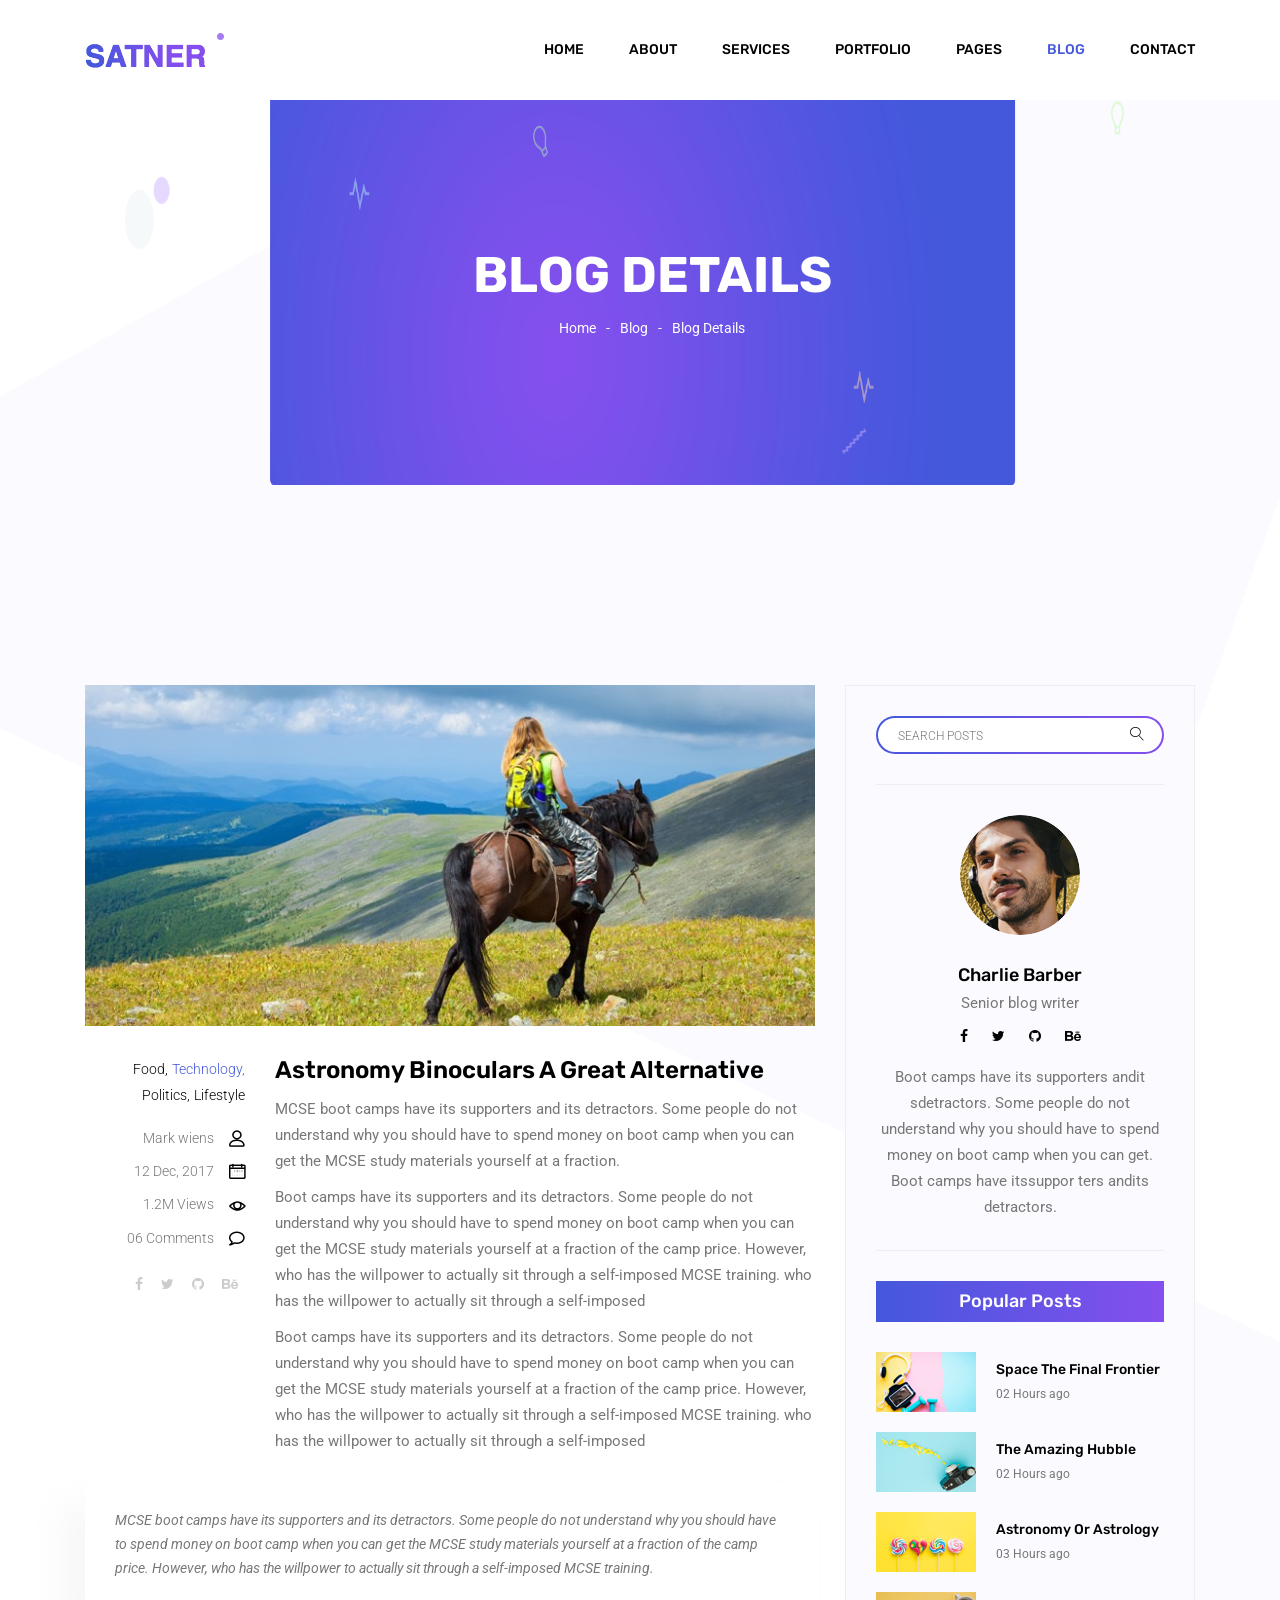
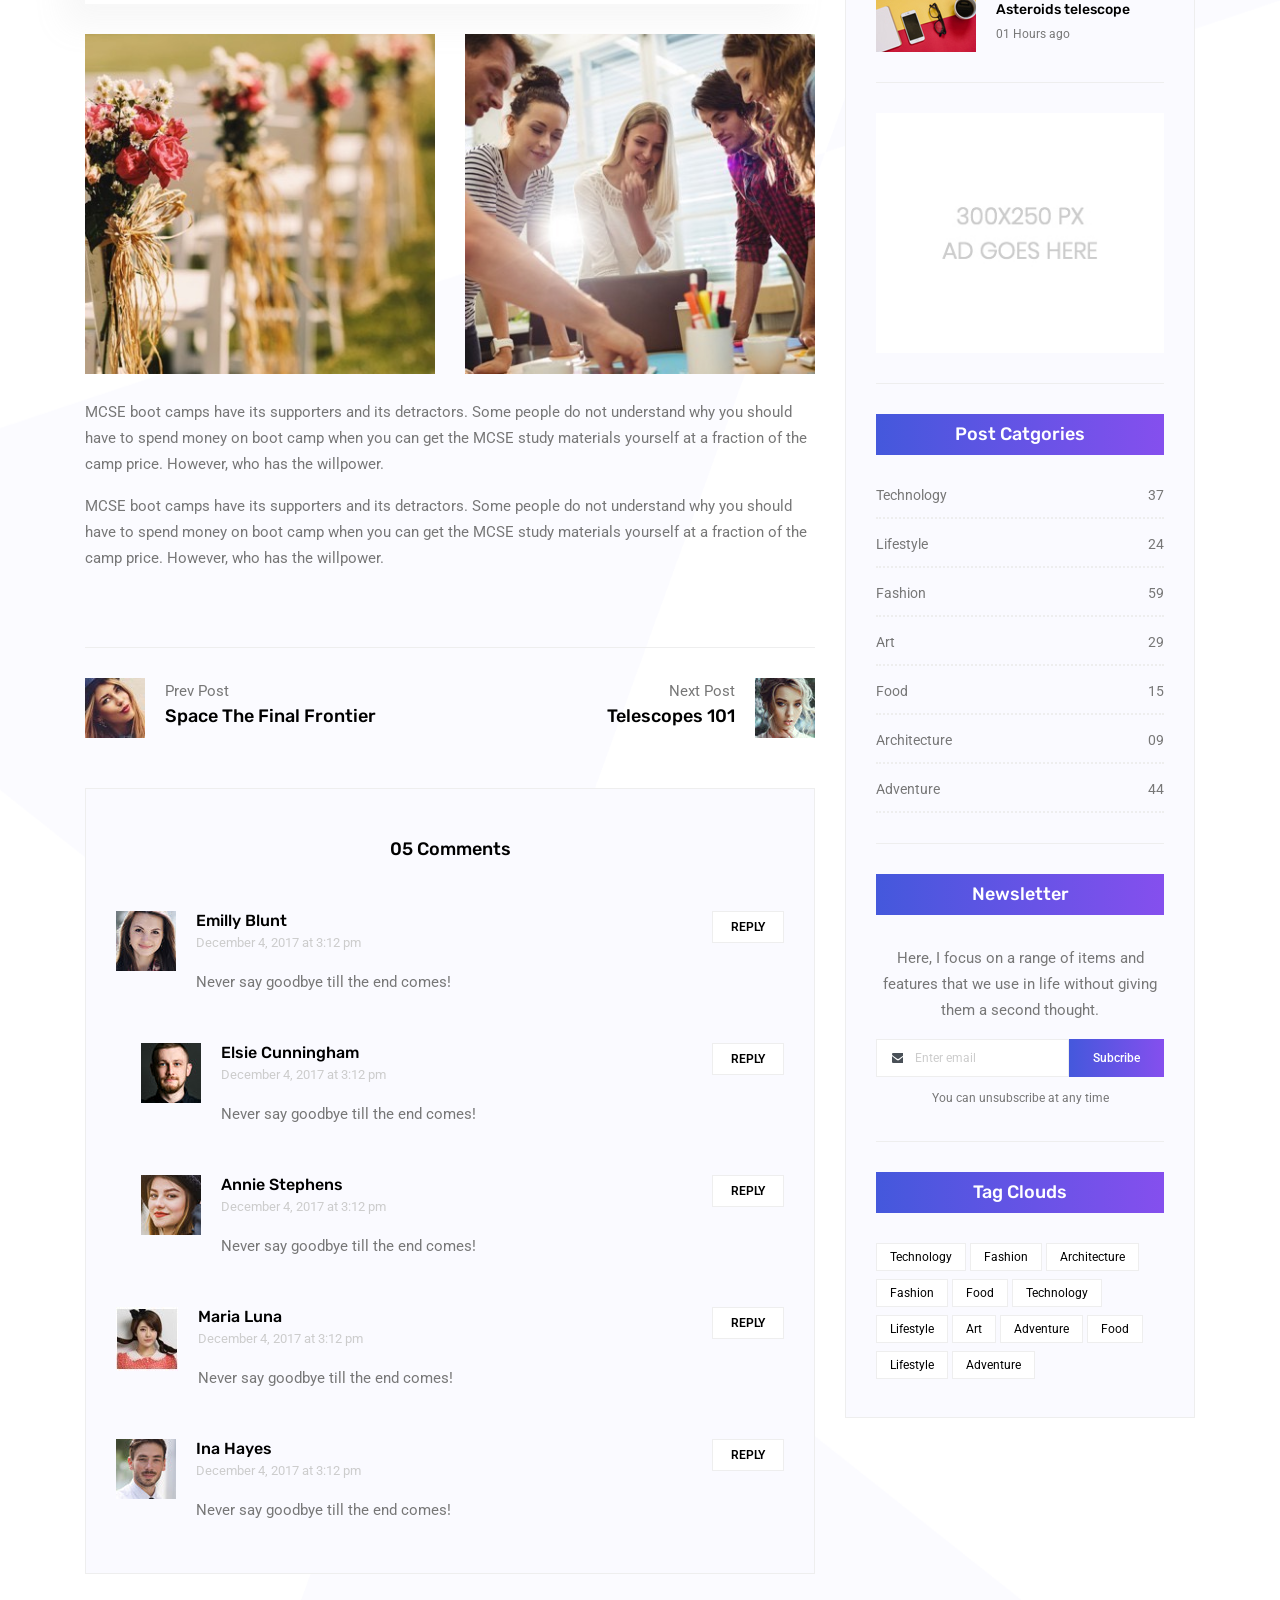
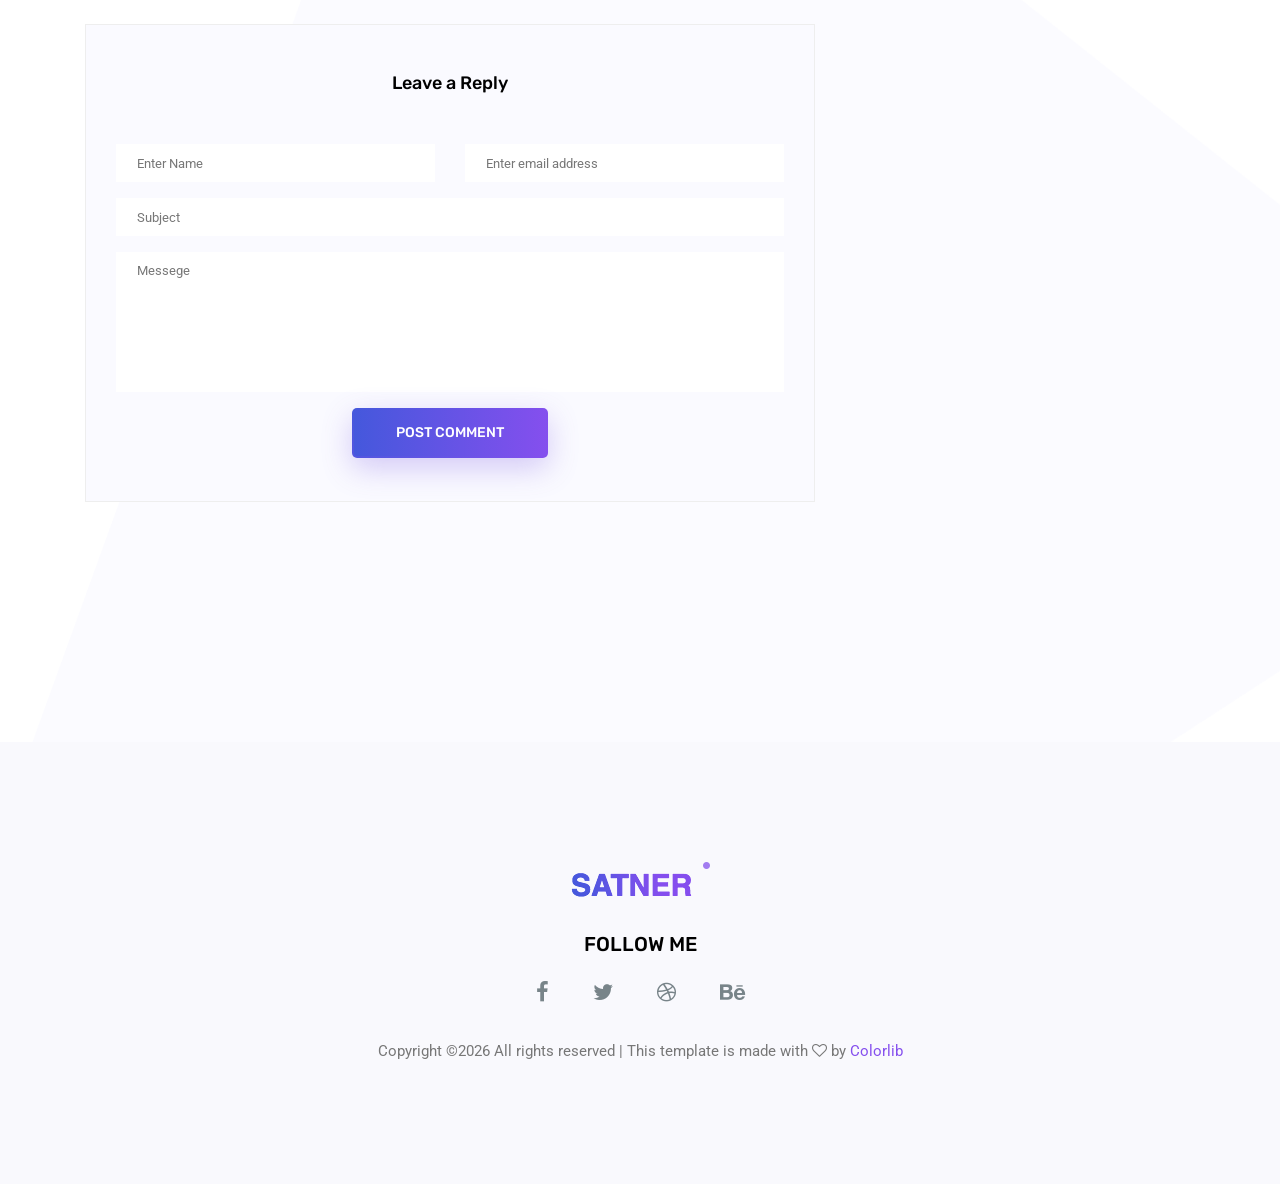
<file: single-blog.html>
<!doctype html>
<html lang="en">

<head>
	<!-- Required meta tags -->
	<meta charset="utf-8">
	<meta name="viewport" content="width=device-width, initial-scale=1, shrink-to-fit=no">
	<link rel="icon" href="img/favicon.png" type="image/png">
	<title>Blog Details</title>
	<!-- Bootstrap CSS -->
	<link rel="stylesheet" href="css/bootstrap.css">
	<link rel="stylesheet" href="vendors/linericon/style.css">
	<link rel="stylesheet" href="css/font-awesome.min.css">
	<link rel="stylesheet" href="vendors/owl-carousel/owl.carousel.min.css">
	<link rel="stylesheet" href="css/magnific-popup.css">
	<link rel="stylesheet" href="vendors/nice-select/css/nice-select.css">
	<!-- main css -->
	<link rel="stylesheet" href="css/style.css">
</head>

<body class="blog_version">

	<!--================ Start Header Area =================-->
	<header class="header_area">
		<div class="main_menu">
			<nav class="navbar navbar-expand-lg navbar-light">
				<div class="container">
					<!-- Brand and toggle get grouped for better mobile display -->
					<a class="navbar-brand logo_h" href="index.html"><img src="img/logo.png" alt=""></a>
					<button class="navbar-toggler" type="button" data-toggle="collapse" data-target="#navbarSupportedContent"
					 aria-controls="navbarSupportedContent" aria-expanded="false" aria-label="Toggle navigation">
						<span class="icon-bar"></span>
						<span class="icon-bar"></span>
						<span class="icon-bar"></span>
					</button>
					<!-- Collect the nav links, forms, and other content for toggling -->
					<div class="collapse navbar-collapse offset" id="navbarSupportedContent">
						<ul class="nav navbar-nav menu_nav justify-content-end">
							<li class="nav-item"><a class="nav-link" href="index.html">Home</a></li>
							<li class="nav-item"><a class="nav-link" href="about.html">About</a></li>
							<li class="nav-item"><a class="nav-link" href="services.html">Services</a></li>
							<li class="nav-item"><a class="nav-link" href="portfolio.html">Portfolio</a></li>
							<li class="nav-item submenu dropdown">
								<a href="#" class="nav-link dropdown-toggle" data-toggle="dropdown" role="button" aria-haspopup="true"
								 aria-expanded="false">Pages</a>
								<ul class="dropdown-menu">
                                    <li class="nav-item"><a class="nav-link" href="elements.html">Elements</a></li>
                                    <li class="nav-item"><a class="nav-link" href="portfolio-details.html">Portfolio Details</a></li>
								</ul>
							</li>
							<li class="nav-item submenu dropdown active">
								<a href="#" class="nav-link dropdown-toggle" data-toggle="dropdown" role="button" aria-haspopup="true"
								 aria-expanded="false">Blog</a>
								<ul class="dropdown-menu">
									<li class="nav-item"><a class="nav-link" href="blog.html">Blog</a></li>
									<li class="nav-item"><a class="nav-link" href="single-blog.html">Blog Details</a></li>
								</ul>
							</li>
							<li class="nav-item"><a class="nav-link" href="contact.html">Contact</a></li>
						</ul>
					</div>
				</div>
			</nav>
		</div>
	</header>
	<!--================ End Header Area =================-->

    <!--================ Start Banner Area =================-->
    <section class="banner_area">
        <div class="banner_inner d-flex align-items-center">
            <div class="container">
                <div class="banner_content text-center">
                    <h2>Blog Details</h2>
                    <div class="page_link">
                        <a href="index.html">Home</a>
                        <a href="blog.html">Blog</a>
                        <a href="single-blog.html">Blog Details</a>
                    </div>
                </div>
            </div>
        </div>
    </section>
    <!--================ End Banner Area =================-->
    
    <!--================Blog Area =================-->
    <section class="blog_area single-post-area section_gap">
        <div class="container">
            <div class="row">
                <div class="col-lg-8 posts-list">
                    <div class="single-post row">
                        <div class="col-lg-12">
                            <div class="feature-img">
                                <img class="img-fluid" src="img/blog/feature-img1.jpg" alt="">
                            </div>									
                        </div>
                        <div class="col-lg-3  col-md-3">
                            <div class="blog_info text-right">
                                <div class="post_tag">
                                    <a href="#">Food,</a>
                                    <a class="active" href="#">Technology,</a>
                                    <a href="#">Politics,</a>
                                    <a href="#">Lifestyle</a>
                                </div>
                                <ul class="blog_meta list">
                                    <li><a href="#">Mark wiens<i class="lnr lnr-user"></i></a></li>
                                    <li><a href="#">12 Dec, 2017<i class="lnr lnr-calendar-full"></i></a></li>
                                    <li><a href="#">1.2M Views<i class="lnr lnr-eye"></i></a></li>
                                    <li><a href="#">06 Comments<i class="lnr lnr-bubble"></i></a></li>
                                </ul>
                                <ul class="social-links">
                                    <li><a href="#"><i class="fa fa-facebook"></i></a></li>
                                    <li><a href="#"><i class="fa fa-twitter"></i></a></li>
                                    <li><a href="#"><i class="fa fa-github"></i></a></li>
                                    <li><a href="#"><i class="fa fa-behance"></i></a></li>
                                </ul>
                            </div>
                        </div>
                        <div class="col-lg-9 col-md-9 blog_details">
                            <h2>Astronomy Binoculars A Great Alternative</h2>
                            <p class="excert">
                                MCSE boot camps have its supporters and its detractors. Some people do not understand why you should have to spend money on boot camp when you can get the MCSE study materials yourself at a fraction.
                            </p>
                            <p>
                                Boot camps have its supporters and its detractors. Some people do not understand why you should have to spend money on boot camp when you can get the MCSE study materials yourself at a fraction of the camp price. However, who has the willpower to actually sit through a self-imposed MCSE training. who has the willpower to actually sit through a self-imposed
                            </p>
                            <p>
                                Boot camps have its supporters and its detractors. Some people do not understand why you should have to spend money on boot camp when you can get the MCSE study materials yourself at a fraction of the camp price. However, who has the willpower to actually sit through a self-imposed MCSE training. who has the willpower to actually sit through a self-imposed
                            </p>
                        </div>
                        <div class="col-lg-12">
                            <div class="quotes">
                                MCSE boot camps have its supporters and its detractors. Some people do not understand why you should have to spend money on boot camp when you can get the MCSE study materials yourself at a fraction of the camp price. However, who has the willpower to actually sit through a self-imposed MCSE training.										
                            </div>
                            <div class="row">
                                <div class="col-6">
                                    <img class="img-fluid" src="img/blog/post-img1.jpg" alt="">
                                </div>
                                <div class="col-6">
                                    <img class="img-fluid" src="img/blog/post-img2.jpg" alt="">
                                </div>	
                                <div class="col-lg-12 mt-25">
                                    <p>
                                        MCSE boot camps have its supporters and its detractors. Some people do not understand why you should have to spend money on boot camp when you can get the MCSE study materials yourself at a fraction of the camp price. However, who has the willpower.
                                    </p>
                                    <p>
                                        MCSE boot camps have its supporters and its detractors. Some people do not understand why you should have to spend money on boot camp when you can get the MCSE study materials yourself at a fraction of the camp price. However, who has the willpower.
                                    </p>											
                                </div>									
                            </div>
                        </div>
                    </div>
                    <div class="navigation-area">
                        <div class="row">
                            <div class="col-lg-6 col-md-6 col-12 nav-left flex-row d-flex justify-content-start align-items-center">
                                <div class="thumb">
                                    <a href="#"><img class="img-fluid" src="img/blog/prev.jpg" alt=""></a>
                                </div>
                                <div class="arrow">
                                    <a href="#"><span class="lnr text-white lnr-arrow-left"></span></a>
                                </div>
                                <div class="detials">
                                    <p>Prev Post</p>
                                    <a href="#"><h4>Space The Final Frontier</h4></a>
                                </div>
                            </div>
                            <div class="col-lg-6 col-md-6 col-12 nav-right flex-row d-flex justify-content-end align-items-center">
                                <div class="detials">
                                    <p>Next Post</p>
                                    <a href="#"><h4>Telescopes 101</h4></a>
                                </div>
                                <div class="arrow">
                                    <a href="#"><span class="lnr text-white lnr-arrow-right"></span></a>
                                </div>
                                <div class="thumb">
                                    <a href="#"><img class="img-fluid" src="img/blog/next.jpg" alt=""></a>
                                </div>										
                            </div>									
                        </div>
                    </div>
                    <div class="comments-area">
                        <h4>05 Comments</h4>
                        <div class="comment-list">
                            <div class="single-comment justify-content-between d-flex">
                                <div class="user justify-content-between d-flex">
                                    <div class="thumb">
                                        <img src="img/blog/c1.jpg" alt="">
                                    </div>
                                    <div class="desc">
                                        <h5><a href="#">Emilly Blunt</a></h5>
                                        <p class="date">December 4, 2017 at 3:12 pm </p>
                                        <p class="comment">
                                            Never say goodbye till the end comes!
                                        </p>
                                    </div>
                                </div>
                                <div class="reply-btn">
                                        <a href="" class="btn-reply text-uppercase">reply</a> 
                                </div>
                            </div>
                        </div>	
                        <div class="comment-list left-padding">
                            <div class="single-comment justify-content-between d-flex">
                                <div class="user justify-content-between d-flex">
                                    <div class="thumb">
                                        <img src="img/blog/c2.jpg" alt="">
                                    </div>
                                    <div class="desc">
                                        <h5><a href="#">Elsie Cunningham</a></h5>
                                        <p class="date">December 4, 2017 at 3:12 pm </p>
                                        <p class="comment">
                                            Never say goodbye till the end comes!
                                        </p>
                                    </div>
                                </div>
                                <div class="reply-btn">
                                        <a href="" class="btn-reply text-uppercase">reply</a> 
                                </div>
                            </div>
                        </div>	
                        <div class="comment-list left-padding">
                            <div class="single-comment justify-content-between d-flex">
                                <div class="user justify-content-between d-flex">
                                    <div class="thumb">
                                        <img src="img/blog/c3.jpg" alt="">
                                    </div>
                                    <div class="desc">
                                        <h5><a href="#">Annie Stephens</a></h5>
                                        <p class="date">December 4, 2017 at 3:12 pm </p>
                                        <p class="comment">
                                            Never say goodbye till the end comes!
                                        </p>
                                    </div>
                                </div>
                                <div class="reply-btn">
                                        <a href="" class="btn-reply text-uppercase">reply</a> 
                                </div>
                            </div>
                        </div>	
                        <div class="comment-list">
                            <div class="single-comment justify-content-between d-flex">
                                <div class="user justify-content-between d-flex">
                                    <div class="thumb">
                                        <img src="img/blog/c4.jpg" alt="">
                                    </div>
                                    <div class="desc">
                                        <h5><a href="#">Maria Luna</a></h5>
                                        <p class="date">December 4, 2017 at 3:12 pm </p>
                                        <p class="comment">
                                            Never say goodbye till the end comes!
                                        </p>
                                    </div>
                                </div>
                                <div class="reply-btn">
                                        <a href="" class="btn-reply text-uppercase">reply</a> 
                                </div>
                            </div>
                        </div>	
                        <div class="comment-list">
                            <div class="single-comment justify-content-between d-flex">
                                <div class="user justify-content-between d-flex">
                                    <div class="thumb">
                                        <img src="img/blog/c5.jpg" alt="">
                                    </div>
                                    <div class="desc">
                                        <h5><a href="#">Ina Hayes</a></h5>
                                        <p class="date">December 4, 2017 at 3:12 pm </p>
                                        <p class="comment">
                                            Never say goodbye till the end comes!
                                        </p>
                                    </div>
                                </div>
                                <div class="reply-btn">
                                        <a href="" class="btn-reply text-uppercase">reply</a> 
                                </div>
                            </div>
                        </div>	                                             				
                    </div>
                    <div class="comment-form">
                        <h4>Leave a Reply</h4>
                        <form>
                            <div class="form-group form-inline">
                                <div class="form-group col-lg-6 col-md-6 name">
                                <input type="text" class="form-control" id="name" placeholder="Enter Name" onfocus="this.placeholder = ''" onblur="this.placeholder = 'Enter Name'">
                                </div>
                                <div class="form-group col-lg-6 col-md-6 email">
                                <input type="email" class="form-control" id="email" placeholder="Enter email address" onfocus="this.placeholder = ''" onblur="this.placeholder = 'Enter email address'">
                                </div>										
                            </div>
                            <div class="form-group">
                                <input type="text" class="form-control" id="subject" placeholder="Subject" onfocus="this.placeholder = ''" onblur="this.placeholder = 'Subject'">
                            </div>
                            <div class="form-group">
                                <textarea class="form-control mb-10" rows="5" name="message" placeholder="Messege" onfocus="this.placeholder = ''" onblur="this.placeholder = 'Messege'" required=""></textarea>
                            </div>
                            <a href="#" class="primary-btn primary_btn"><span>Post Comment</span></a>	
                        </form>
                    </div>
                </div>
                <div class="col-lg-4">
                    <div class="blog_right_sidebar">
                        <aside class="single_sidebar_widget search_widget">
                            <div class="input-group">
                                <input type="text" class="form-control" placeholder="Search Posts">
                                <span class="input-group-btn">
                                    <button class="btn btn-default" type="button"><i class="lnr lnr-magnifier"></i></button>
                                </span>
                            </div><!-- /input-group -->
                            <div class="br"></div>
                        </aside>
                        <aside class="single_sidebar_widget author_widget">
                            <img class="author_img rounded-circle" src="img/blog/author.png" alt="">
                            <h4>Charlie Barber</h4>
                            <p>Senior blog writer</p>
                            <div class="social_icon">
                                <a href="#"><i class="fa fa-facebook"></i></a>
                                <a href="#"><i class="fa fa-twitter"></i></a>
                                <a href="#"><i class="fa fa-github"></i></a>
                                <a href="#"><i class="fa fa-behance"></i></a>
                            </div>
                            <p>Boot camps have its supporters andit sdetractors. Some people do not understand why you should have to spend money on boot camp when you can get. Boot camps have itssuppor ters andits detractors.</p>
                            <div class="br"></div>
                        </aside>
                        <aside class="single_sidebar_widget popular_post_widget">
                            <h3 class="widget_title">Popular Posts</h3>
                            <div class="media post_item">
                                <img src="img/blog/popular-post/post1.jpg" alt="post">
                                <div class="media-body">
                                    <a href="blog-details.html"><h3>Space The Final Frontier</h3></a>
                                    <p>02 Hours ago</p>
                                </div>
                            </div>
                            <div class="media post_item">
                                <img src="img/blog/popular-post/post2.jpg" alt="post">
                                <div class="media-body">
                                    <a href="blog-details.html"><h3>The Amazing Hubble</h3></a>
                                    <p>02 Hours ago</p>
                                </div>
                            </div>
                            <div class="media post_item">
                                <img src="img/blog/popular-post/post3.jpg" alt="post">
                                <div class="media-body">
                                    <a href="blog-details.html"><h3>Astronomy Or Astrology</h3></a>
                                    <p>03 Hours ago</p>
                                </div>
                            </div>
                            <div class="media post_item">
                                <img src="img/blog/popular-post/post4.jpg" alt="post">
                                <div class="media-body">
                                    <a href="blog-details.html"><h3>Asteroids telescope</h3></a>
                                    <p>01 Hours ago</p>
                                </div>
                            </div>
                            <div class="br"></div>
                        </aside>
                        <aside class="single_sidebar_widget ads_widget">
                            <a href="#"><img class="img-fluid" src="img/blog/add.jpg" alt=""></a>
                            <div class="br"></div>
                        </aside>
                        <aside class="single_sidebar_widget post_category_widget">
                            <h4 class="widget_title">Post Catgories</h4>
                            <ul class="list cat-list">
                                <li>
                                    <a href="#" class="d-flex justify-content-between">
                                        <p>Technology</p>
                                        <p>37</p>
                                    </a>
                                </li>
                                <li>
                                    <a href="#" class="d-flex justify-content-between">
                                        <p>Lifestyle</p>
                                        <p>24</p>
                                    </a>
                                </li>
                                <li>
                                    <a href="#" class="d-flex justify-content-between">
                                        <p>Fashion</p>
                                        <p>59</p>
                                    </a>
                                </li>
                                <li>
                                    <a href="#" class="d-flex justify-content-between">
                                        <p>Art</p>
                                        <p>29</p>
                                    </a>
                                </li>
                                <li>
                                    <a href="#" class="d-flex justify-content-between">
                                        <p>Food</p>
                                        <p>15</p>
                                    </a>
                                </li>
                                <li>
                                    <a href="#" class="d-flex justify-content-between">
                                        <p>Architecture</p>
                                        <p>09</p>
                                    </a>
                                </li>
                                <li>
                                    <a href="#" class="d-flex justify-content-between">
                                        <p>Adventure</p>
                                        <p>44</p>
                                    </a>
                                </li>															
                            </ul>
                            <div class="br"></div>
                        </aside>
                        <aside class="single-sidebar-widget newsletter_widget">
                            <h4 class="widget_title">Newsletter</h4>
                            <p>
                            Here, I focus on a range of items and features that we use in life without
                            giving them a second thought.
                            </p>
                            <div class="form-group d-flex flex-row">
                                <div class="input-group">
                                    <div class="input-group-prepend">
                                        <div class="input-group-text"><i class="fa fa-envelope" aria-hidden="true"></i></div>
                                    </div>
                                    <input type="text" class="form-control" id="inlineFormInputGroup" placeholder="Enter email" onfocus="this.placeholder = ''" onblur="this.placeholder = 'Enter email'">
                                </div>
                                <a href="#" class="bbtns">Subcribe</a>
                            </div>	
                            <p class="text-bottom">You can unsubscribe at any time</p>	
                            <div class="br"></div>							
                        </aside>
                        <aside class="single-sidebar-widget tag_cloud_widget">
                            <h4 class="widget_title">Tag Clouds</h4>
                            <ul class="list">
                                <li><a href="#">Technology</a></li>
                                <li><a href="#">Fashion</a></li>
                                <li><a href="#">Architecture</a></li>
                                <li><a href="#">Fashion</a></li>
                                <li><a href="#">Food</a></li>
                                <li><a href="#">Technology</a></li>
                                <li><a href="#">Lifestyle</a></li>
                                <li><a href="#">Art</a></li>
                                <li><a href="#">Adventure</a></li>
                                <li><a href="#">Food</a></li>
                                <li><a href="#">Lifestyle</a></li>
                                <li><a href="#">Adventure</a></li>
                            </ul>
                        </aside>
                    </div>
                </div>
            </div>
        </div>
    </section>
    <!--================Blog Area =================-->
        
    <!--================Footer Area =================-->
	<footer class="footer_area">
        <div class="container">
            <div class="row justify-content-center">
                <div class="col-lg-12">
                    <div class="footer_top flex-column">
                        <div class="footer_logo">
                            <a href="#">
                                <img src="img/logo.png" alt="">
                            </a>
                            <h4>Follow Me</h4>
                        </div>
                        <div class="footer_social">
                            <a href="#"><i class="fa fa-facebook"></i></a>
                            <a href="#"><i class="fa fa-twitter"></i></a>
                            <a href="#"><i class="fa fa-dribbble"></i></a>
                            <a href="#"><i class="fa fa-behance"></i></a>
                        </div>
                    </div>
                </div>
            </div>
            <div class="row footer_bottom justify-content-center">
                <p class="col-lg-8 col-sm-12 footer-text">
                    <!-- Link back to Colorlib can't be removed. Template is licensed under CC BY 3.0. -->
Copyright &copy;<script>document.write(new Date().getFullYear());</script> All rights reserved | This template is made with <i class="fa fa-heart-o" aria-hidden="true"></i> by <a href="https://colorlib.com" target="_blank">Colorlib</a>
<!-- Link back to Colorlib can't be removed. Template is licensed under CC BY 3.0. --></p>
            </div>
        </div>
    </footer>
    <!--================End Footer Area =================-->
       
        <!-- Optional JavaScript -->
        <!-- jQuery first, then Popper.js, then Bootstrap JS -->
        <script src="js/jquery-3.2.1.min.js"></script>
        <script src="js/popper.js"></script>
        <script src="js/bootstrap.min.js"></script>
        <script src="js/stellar.js"></script>
        <script src="vendors/lightbox/simpleLightbox.min.js"></script>
        <script src="vendors/nice-select/js/jquery.nice-select.min.js"></script>
        <script src="vendors/isotope/imagesloaded.pkgd.min.js"></script>
        <script src="vendors/isotope/isotope-min.js"></script>
        <script src="vendors/owl-carousel/owl.carousel.min.js"></script>
        <script src="js/jquery.ajaxchimp.min.js"></script>
        <script src="js/mail-script.js"></script>
        <script src="js/theme.js"></script>
    </body>
    </html>
</file>
<file: vendors/linericon/style.css>
@font-face {
	font-family: 'Linearicons-Free';
	src:url('fonts/Linearicons-Free.eot?w118d');
	src:url('fonts/Linearicons-Free.eot?#iefixw118d') format('embedded-opentype'),
		url('fonts/Linearicons-Free.woff2?w118d') format('woff2'),
		url('fonts/Linearicons-Free.woff?w118d') format('woff'),
		url('fonts/Linearicons-Free.ttf?w118d') format('truetype'),
		url('fonts/Linearicons-Free.svg?w118d#Linearicons-Free') format('svg');
	font-weight: normal;
	font-style: normal;
}

.lnr {
	font-family: 'Linearicons-Free';
	speak: none;
	font-style: normal;
	font-weight: normal;
	font-variant: normal;
	text-transform: none;
	line-height: 1;

	/* Better Font Rendering =========== */
	-webkit-font-smoothing: antialiased;
	-moz-osx-font-smoothing: grayscale;
}

.lnr-home:before {
	content: "\e800";
}
.lnr-apartment:before {
	content: "\e801";
}
.lnr-pencil:before {
	content: "\e802";
}
.lnr-magic-wand:before {
	content: "\e803";
}
.lnr-drop:before {
	content: "\e804";
}
.lnr-lighter:before {
	content: "\e805";
}
.lnr-poop:before {
	content: "\e806";
}
.lnr-sun:before {
	content: "\e807";
}
.lnr-moon:before {
	content: "\e808";
}
.lnr-cloud:before {
	content: "\e809";
}
.lnr-cloud-upload:before {
	content: "\e80a";
}
.lnr-cloud-download:before {
	content: "\e80b";
}
.lnr-cloud-sync:before {
	content: "\e80c";
}
.lnr-cloud-check:before {
	content: "\e80d";
}
.lnr-database:before {
	content: "\e80e";
}
.lnr-lock:before {
	content: "\e80f";
}
.lnr-cog:before {
	content: "\e810";
}
.lnr-trash:before {
	content: "\e811";
}
.lnr-dice:before {
	content: "\e812";
}
.lnr-heart:before {
	content: "\e813";
}
.lnr-star:before {
	content: "\e814";
}
.lnr-star-half:before {
	content: "\e815";
}
.lnr-star-empty:before {
	content: "\e816";
}
.lnr-flag:before {
	content: "\e817";
}
.lnr-envelope:before {
	content: "\e818";
}
.lnr-paperclip:before {
	content: "\e819";
}
.lnr-inbox:before {
	content: "\e81a";
}
.lnr-eye:before {
	content: "\e81b";
}
.lnr-printer:before {
	content: "\e81c";
}
.lnr-file-empty:before {
	content: "\e81d";
}
.lnr-file-add:before {
	content: "\e81e";
}
.lnr-enter:before {
	content: "\e81f";
}
.lnr-exit:before {
	content: "\e820";
}
.lnr-graduation-hat:before {
	content: "\e821";
}
.lnr-license:before {
	content: "\e822";
}
.lnr-music-note:before {
	content: "\e823";
}
.lnr-film-play:before {
	content: "\e824";
}
.lnr-camera-video:before {
	content: "\e825";
}
.lnr-camera:before {
	content: "\e826";
}
.lnr-picture:before {
	content: "\e827";
}
.lnr-book:before {
	content: "\e828";
}
.lnr-bookmark:before {
	content: "\e829";
}
.lnr-user:before {
	content: "\e82a";
}
.lnr-users:before {
	content: "\e82b";
}
.lnr-shirt:before {
	content: "\e82c";
}
.lnr-store:before {
	content: "\e82d";
}
.lnr-cart:before {
	content: "\e82e";
}
.lnr-tag:before {
	content: "\e82f";
}
.lnr-phone-handset:before {
	content: "\e830";
}
.lnr-phone:before {
	content: "\e831";
}
.lnr-pushpin:before {
	content: "\e832";
}
.lnr-map-marker:before {
	content: "\e833";
}
.lnr-map:before {
	content: "\e834";
}
.lnr-location:before {
	content: "\e835";
}
.lnr-calendar-full:before {
	content: "\e836";
}
.lnr-keyboard:before {
	content: "\e837";
}
.lnr-spell-check:before {
	content: "\e838";
}
.lnr-screen:before {
	content: "\e839";
}
.lnr-smartphone:before {
	content: "\e83a";
}
.lnr-tablet:before {
	content: "\e83b";
}
.lnr-laptop:before {
	content: "\e83c";
}
.lnr-laptop-phone:before {
	content: "\e83d";
}
.lnr-power-switch:before {
	content: "\e83e";
}
.lnr-bubble:before {
	content: "\e83f";
}
.lnr-heart-pulse:before {
	content: "\e840";
}
.lnr-construction:before {
	content: "\e841";
}
.lnr-pie-chart:before {
	content: "\e842";
}
.lnr-chart-bars:before {
	content: "\e843";
}
.lnr-gift:before {
	content: "\e844";
}
.lnr-diamond:before {
	content: "\e845";
}
.lnr-linearicons:before {
	content: "\e846";
}
.lnr-dinner:before {
	content: "\e847";
}
.lnr-coffee-cup:before {
	content: "\e848";
}
.lnr-leaf:before {
	content: "\e849";
}
.lnr-paw:before {
	content: "\e84a";
}
.lnr-rocket:before {
	content: "\e84b";
}
.lnr-briefcase:before {
	content: "\e84c";
}
.lnr-bus:before {
	content: "\e84d";
}
.lnr-car:before {
	content: "\e84e";
}
.lnr-train:before {
	content: "\e84f";
}
.lnr-bicycle:before {
	content: "\e850";
}
.lnr-wheelchair:before {
	content: "\e851";
}
.lnr-select:before {
	content: "\e852";
}
.lnr-earth:before {
	content: "\e853";
}
.lnr-smile:before {
	content: "\e854";
}
.lnr-sad:before {
	content: "\e855";
}
.lnr-neutral:before {
	content: "\e856";
}
.lnr-mustache:before {
	content: "\e857";
}
.lnr-alarm:before {
	content: "\e858";
}
.lnr-bullhorn:before {
	content: "\e859";
}
.lnr-volume-high:before {
	content: "\e85a";
}
.lnr-volume-medium:before {
	content: "\e85b";
}
.lnr-volume-low:before {
	content: "\e85c";
}
.lnr-volume:before {
	content: "\e85d";
}
.lnr-mic:before {
	content: "\e85e";
}
.lnr-hourglass:before {
	content: "\e85f";
}
.lnr-undo:before {
	content: "\e860";
}
.lnr-redo:before {
	content: "\e861";
}
.lnr-sync:before {
	content: "\e862";
}
.lnr-history:before {
	content: "\e863";
}
.lnr-clock:before {
	content: "\e864";
}
.lnr-download:before {
	content: "\e865";
}
.lnr-upload:before {
	content: "\e866";
}
.lnr-enter-down:before {
	content: "\e867";
}
.lnr-exit-up:before {
	content: "\e868";
}
.lnr-bug:before {
	content: "\e869";
}
.lnr-code:before {
	content: "\e86a";
}
.lnr-link:before {
	content: "\e86b";
}
.lnr-unlink:before {
	content: "\e86c";
}
.lnr-thumbs-up:before {
	content: "\e86d";
}
.lnr-thumbs-down:before {
	content: "\e86e";
}
.lnr-magnifier:before {
	content: "\e86f";
}
.lnr-cross:before {
	content: "\e870";
}
.lnr-menu:before {
	content: "\e871";
}
.lnr-list:before {
	content: "\e872";
}
.lnr-chevron-up:before {
	content: "\e873";
}
.lnr-chevron-down:before {
	content: "\e874";
}
.lnr-chevron-left:before {
	content: "\e875";
}
.lnr-chevron-right:before {
	content: "\e876";
}
.lnr-arrow-up:before {
	content: "\e877";
}
.lnr-arrow-down:before {
	content: "\e878";
}
.lnr-arrow-left:before {
	content: "\e879";
}
.lnr-arrow-right:before {
	content: "\e87a";
}
.lnr-move:before {
	content: "\e87b";
}
.lnr-warning:before {
	content: "\e87c";
}
.lnr-question-circle:before {
	content: "\e87d";
}
.lnr-menu-circle:before {
	content: "\e87e";
}
.lnr-checkmark-circle:before {
	content: "\e87f";
}
.lnr-cross-circle:before {
	content: "\e880";
}
.lnr-plus-circle:before {
	content: "\e881";
}
.lnr-circle-minus:before {
	content: "\e882";
}
.lnr-arrow-up-circle:before {
	content: "\e883";
}
.lnr-arrow-down-circle:before {
	content: "\e884";
}
.lnr-arrow-left-circle:before {
	content: "\e885";
}
.lnr-arrow-right-circle:before {
	content: "\e886";
}
.lnr-chevron-up-circle:before {
	content: "\e887";
}
.lnr-chevron-down-circle:before {
	content: "\e888";
}
.lnr-chevron-left-circle:before {
	content: "\e889";
}
.lnr-chevron-right-circle:before {
	content: "\e88a";
}
.lnr-crop:before {
	content: "\e88b";
}
.lnr-frame-expand:before {
	content: "\e88c";
}
.lnr-frame-contract:before {
	content: "\e88d";
}
.lnr-layers:before {
	content: "\e88e";
}
.lnr-funnel:before {
	content: "\e88f";
}
.lnr-text-format:before {
	content: "\e890";
}
.lnr-text-format-remove:before {
	content: "\e891";
}
.lnr-text-size:before {
	content: "\e892";
}
.lnr-bold:before {
	content: "\e893";
}
.lnr-italic:before {
	content: "\e894";
}
.lnr-underline:before {
	content: "\e895";
}
.lnr-strikethrough:before {
	content: "\e896";
}
.lnr-highlight:before {
	content: "\e897";
}
.lnr-text-align-left:before {
	content: "\e898";
}
.lnr-text-align-center:before {
	content: "\e899";
}
.lnr-text-align-right:before {
	content: "\e89a";
}
.lnr-text-align-justify:before {
	content: "\e89b";
}
.lnr-line-spacing:before {
	content: "\e89c";
}
.lnr-indent-increase:before {
	content: "\e89d";
}
.lnr-indent-decrease:before {
	content: "\e89e";
}
.lnr-pilcrow:before {
	content: "\e89f";
}
.lnr-direction-ltr:before {
	content: "\e8a0";
}
.lnr-direction-rtl:before {
	content: "\e8a1";
}
.lnr-page-break:before {
	content: "\e8a2";
}
.lnr-sort-alpha-asc:before {
	content: "\e8a3";
}
.lnr-sort-amount-asc:before {
	content: "\e8a4";
}
.lnr-hand:before {
	content: "\e8a5";
}
.lnr-pointer-up:before {
	content: "\e8a6";
}
.lnr-pointer-right:before {
	content: "\e8a7";
}
.lnr-pointer-down:before {
	content: "\e8a8";
}
.lnr-pointer-left:before {
	content: "\e8a9";
}
</file>
<file: vendors/nice-select/css/nice-select.css>
.nice-select {
  -webkit-tap-highlight-color: transparent;
  background-color: #fff;
  border-radius: 5px;
  border: solid 1px #e8e8e8;
  box-sizing: border-box;
  clear: both;
  cursor: pointer;
  display: block;
  float: left;
  font-family: inherit;
  font-size: 14px;
  font-weight: normal;
  height: 42px;
  line-height: 40px;
  outline: none;
  padding-left: 18px;
  padding-right: 30px;
  position: relative;
  text-align: left !important;
  -webkit-transition: all 0.2s ease-in-out;
  transition: all 0.2s ease-in-out;
  -webkit-user-select: none;
     -moz-user-select: none;
      -ms-user-select: none;
          user-select: none;
  white-space: nowrap;
  width: auto; }
  .nice-select:hover {
    border-color: #dbdbdb; }
  .nice-select:active, .nice-select.open, .nice-select:focus {
    border-color: #999; }
  .nice-select:after {
    border-bottom: 2px solid #999;
    border-right: 2px solid #999;
    content: '';
    display: block;
    height: 5px;
    margin-top: -4px;
    pointer-events: none;
    position: absolute;
    right: 12px;
    top: 50%;
    -webkit-transform-origin: 66% 66%;
        -ms-transform-origin: 66% 66%;
            transform-origin: 66% 66%;
    -webkit-transform: rotate(45deg);
        -ms-transform: rotate(45deg);
            transform: rotate(45deg);
    -webkit-transition: all 0.15s ease-in-out;
    transition: all 0.15s ease-in-out;
    width: 5px; }
  .nice-select.open:after {
    -webkit-transform: rotate(-135deg);
        -ms-transform: rotate(-135deg);
            transform: rotate(-135deg); }
  .nice-select.open .list {
    opacity: 1;
    pointer-events: auto;
    -webkit-transform: scale(1) translateY(0);
        -ms-transform: scale(1) translateY(0);
            transform: scale(1) translateY(0); }
  .nice-select.disabled {
    border-color: #ededed;
    color: #999;
    pointer-events: none; }
    .nice-select.disabled:after {
      border-color: #cccccc; }
  .nice-select.wide {
    width: 100%; }
    .nice-select.wide .list {
      left: 0 !important;
      right: 0 !important; }
  .nice-select.right {
    float: right; }
    .nice-select.right .list {
      left: auto;
      right: 0; }
  .nice-select.small {
    font-size: 12px;
    height: 36px;
    line-height: 34px; }
    .nice-select.small:after {
      height: 4px;
      width: 4px; }
    .nice-select.small .option {
      line-height: 34px;
      min-height: 34px; }
  .nice-select .list {
    background-color: #fff;
    border-radius: 5px;
    box-shadow: 0 0 0 1px rgba(68, 68, 68, 0.11);
    box-sizing: border-box;
    margin-top: 4px;
    opacity: 0;
    overflow: hidden;
    padding: 0;
    pointer-events: none;
    position: absolute;
    top: 100%;
    left: 0;
    -webkit-transform-origin: 50% 0;
        -ms-transform-origin: 50% 0;
            transform-origin: 50% 0;
    -webkit-transform: scale(0.75) translateY(-21px);
        -ms-transform: scale(0.75) translateY(-21px);
            transform: scale(0.75) translateY(-21px);
    -webkit-transition: all 0.2s cubic-bezier(0.5, 0, 0, 1.25), opacity 0.15s ease-out;
    transition: all 0.2s cubic-bezier(0.5, 0, 0, 1.25), opacity 0.15s ease-out;
    z-index: 9; }
    .nice-select .list:hover .option:not(:hover) {
      background-color: transparent !important; }
  .nice-select .option {
    cursor: pointer;
    font-weight: 400;
    line-height: 40px;
    list-style: none;
    min-height: 40px;
    outline: none;
    padding-left: 18px;
    padding-right: 29px;
    text-align: left;
    -webkit-transition: all 0.2s;
    transition: all 0.2s; }
    .nice-select .option:hover, .nice-select .option.focus, .nice-select .option.selected.focus {
      background-color: #f6f6f6; }
    .nice-select .option.selected {
      font-weight: bold; }
    .nice-select .option.disabled {
      background-color: transparent;
      color: #999;
      cursor: default; }

.no-csspointerevents .nice-select .list {
  display: none; }

.no-csspointerevents .nice-select.open .list {
  display: block; }
</file>
<file: css/style.css>
/*----------------------------------------------------
@File: Default Styles
@Author: SPONDON IT

This file contains the styling for the actual theme, this
is the file you need to edit to change the look of the
theme.
---------------------------------------------------- */
/*=====================================================================
@Template Name: HostHub Construction 
@Developed By: Naim Lasker
Author E-mail: naimlasker@gmail.com

=====================================================================*/
/*----------------------------------------------------*/
/*font Variables*/
/*Color Variables*/
/*=================== fonts ====================*/
@import url("https://fonts.googleapis.com/css?family=Roboto:400,500|Rubik:500,700");
/*---------------------------------------------------- */
/*----------------------------------------------------*/
/* Medium Layout: 1280px */
/* Tablet Layout: 768px */
/* Mobile Layout: 320px */
/* Wide Mobile Layout: 480px */
/*---------------------------------------------------- */
/*----------------------------------------------------*/
body {
  line-height: 26px;
  font-size: 15px;
  font-family: "Roboto", sans-serif;
  font-weight: 400;
  color: #777777;
  background: url(../img/body-bg.png) no-repeat center; }

h1,
h2,
h3,
h4,
h5,
h6 {
  font-family: "Rubik", sans-serif;
  font-weight: 500;
  color: #000000; }

.list {
  list-style: none;
  margin: 0px;
  padding: 0px; }

a {
  text-decoration: none;
  transition: all 0.3s ease-in-out; }
  a:hover, a:focus {
    text-decoration: none;
    outline: none; }

button:focus {
  outline: none;
  box-shadow: none; }

.mt-25 {
  margin-top: 25px; }

.p0 {
  padding-left: 0px;
  padding-right: 0px; }

.white_bg {
  background: #fff !important; }

.mb-50 {
  margin-bottom: 50px; }

.ml-15 {
  margin-left: 15px; }

.ml-20 {
  margin-left: 20px; }

.mt-50 {
  margin-top: 50px; }

/*---------------------------------------------------- */
/*----------------------------------------------------*/
.section_gap {
  padding: 200px 0; }
  @media (max-width: 1199px) {
    .section_gap {
      padding: 80px 0; } }

.section_gap_top {
  padding-top: 200px; }
  @media (max-width: 1199px) {
    .section_gap_top {
      padding-top: 80px; } }

.section_gap_bottom {
  padding-bottom: 200px; }
  @media (max-width: 1199px) {
    .section_gap_bottom {
      padding-bottom: 80px; } }

/* Main Title Area css
============================================================================================ */
.main_title {
  text-align: center;
  margin-bottom: 100px; }
  @media (max-width: 1199px) {
    .main_title {
      margin-bottom: 50px; } }
  .main_title h2 {
    font-size: 36px;
    font-weight: 700;
    margin-bottom: 15px;
    line-height: 50px;
    text-transform: uppercase; }
    @media (max-width: 991px) {
      .main_title h2 br {
        display: none; } }
    @media (max-width: 767px) {
      .main_title h2 {
        font-size: 30px;
        line-height: 34px; } }
  .main_title p {
    margin-bottom: 0px; }
    @media (max-width: 991px) {
      .main_title p br {
        display: none; } }
  .main_title.white h2 {
    color: #fff; }
  .main_title.white p {
    color: #fff;
    opacity: .6; }

/* End Main Title Area css
============================================================================================ */
/* Start Gradient Area css
============================================================================================ */
.gradient-bg, .header_area .navbar .nav .nav-item.submenu ul .nav-item:hover .nav-link, .blog_right_sidebar .widget_title, .blog_right_sidebar .newsletter_widget .bbtns, .blog_right_sidebar .tag_cloud_widget ul li a:hover, .blog-pagination .page-item.active .page-link, .blog-pagination .page-link:hover, .comments-area .btn-reply:hover {
  background: -webkit-linear-gradient(90deg, #4458dc 0%, #854fee 100%);
  background: -moz-linear-gradient(90deg, #4458dc 0%, #854fee 100%);
  background: -o-linear-gradient(90deg, #4458dc 0%, #854fee 100%);
  background: linear-gradient(90deg, #4458dc 0%, #854fee 100%); }

.border-gradient {
  border-image: -webkit-linear-gradient(90deg, #4458dc 0%, #854fee 100%);
  border-image: -moz-linear-gradient(90deg, #4458dc 0%, #854fee 100%);
  border-image: -o-linear-gradient(90deg, #4458dc 0%, #854fee 100%);
  border-image: linear-gradient(90deg, #4458dc 0%, #854fee 100%); }

.gradient-bg2 {
  background: -webkit-linear-gradient(90deg, #4458dc 0%, #854fee 100%);
  background: -moz-linear-gradient(90deg, #4458dc 0%, #854fee 100%);
  background: -o-linear-gradient(90deg, #4458dc 0%, #854fee 100%);
  background: linear-gradient(90deg, #4458dc 0%, #854fee 100%); }

.gradient-color, .contact_info .info_item i {
  background: -webkit-linear-gradient(90deg, #4458dc 0%, #854fee 100%);
  background: -moz-linear-gradient(90deg, #4458dc 0%, #854fee 100%);
  background: -o-linear-gradient(90deg, #4458dc 0%, #854fee 100%);
  background: linear-gradient(90deg, #4458dc 0%, #854fee 100%);
  -webkit-background-clip: text;
  -webkit-text-fill-color: transparent; }

/* End Gradient Area css
============================================================================================ */
.primary_btn {
  display: inline-block;
  color: #fff;
  letter-spacing: 0px;
  font-family: "Rubik", sans-serif;
  font-weight: 500;
  font-size: 14px;
  line-height: 46px;
  outline: none !important;
  text-align: center;
  cursor: pointer;
  text-transform: uppercase;
  border-radius: 5px;
  background-origin: border-box;
  background-clip: content-box, border-box;
  background-image: linear-gradient(to right, #4458dc 0%, #854fee 100%), radial-gradient(circle at top left, #4458dc, #854fee);
  border: double 2px transparent;
  box-shadow: 0px 10px 30px rgba(118, 85, 225, 0.3); }
  .primary_btn span {
    padding: 0 42px; }
  .primary_btn.tr-bg {
    background-image: linear-gradient(#ffffff, #ffffff), radial-gradient(circle at top left, #4458dc, #854fee);
    border: 2px solid transparent;
    color: #222222;
    box-shadow: none; }
    .primary_btn.tr-bg:hover {
      background-image: linear-gradient(to right, #4458dc 0%, #854fee 100%), radial-gradient(circle at top left, #4458dc, #854fee);
      border: double 2px transparent;
      color: #ffffff;
      box-shadow: 0px 10px 30px rgba(118, 85, 225, 0.3); }
  .primary_btn:hover {
    background-image: linear-gradient(#ffffff, #ffffff), radial-gradient(circle at top left, #4458dc, #854fee);
    border: 2px solid #854fee;
    color: #222222;
    box-shadow: none;
    background-clip: border-box; }

.overlay {
  position: absolute;
  left: 0;
  top: 0;
  height: 100%;
  width: 100%; }

/*---------------------------------------------------- */
/*----------------------------------------------------*/
.header_area {
  position: absolute;
  width: 100%;
  z-index: 9999;
  background: #ffffff; }
  .header_area .menu_nav {
    width: 100%; }
  .header_area .navbar {
    background: transparent;
    padding: 0px;
    border: 0px;
    border-radius: 0px;
    width: 100%; }
    .header_area .navbar .nav .nav-item {
      margin-right: 45px; }
      .header_area .navbar .nav .nav-item .nav-link {
        font: 500 14px/100px "Rubik", sans-serif;
        text-transform: uppercase;
        color: #000000;
        padding: 0px;
        display: inline-block; }
        .header_area .navbar .nav .nav-item .nav-link:after {
          display: none; }
      .header_area .navbar .nav .nav-item:hover .nav-link, .header_area .navbar .nav .nav-item.active .nav-link {
        color: #4458dc; }
      .header_area .navbar .nav .nav-item.submenu {
        position: relative; }
        .header_area .navbar .nav .nav-item.submenu ul {
          border: none;
          padding: 0px;
          border-radius: 0px;
          box-shadow: none;
          margin: 0px;
          background: #fff; }
          @media (min-width: 992px) {
            .header_area .navbar .nav .nav-item.submenu ul {
              position: absolute;
              top: 120%;
              left: 0px;
              min-width: 200px;
              text-align: left;
              opacity: 0;
              transition: all 300ms ease-in;
              visibility: hidden;
              display: block;
              border: none;
              padding: 0px;
              border-radius: 0px;
              box-shadow: 0px 10px 30px 0px rgba(0, 0, 0, 0.1); } }
          .header_area .navbar .nav .nav-item.submenu ul:before {
            content: "";
            width: 0;
            height: 0;
            border-style: solid;
            border-width: 10px 10px 0 10px;
            border-color: #eeeeee transparent transparent transparent;
            position: absolute;
            right: 24px;
            top: 45px;
            z-index: 3;
            opacity: 0;
            transition: all 400ms linear; }
          .header_area .navbar .nav .nav-item.submenu ul .nav-item {
            display: block;
            float: none;
            margin-right: 0px;
            border-bottom: 1px solid #ededed;
            margin-left: 0px;
            transition: all 0.4s linear; }
            .header_area .navbar .nav .nav-item.submenu ul .nav-item .nav-link {
              line-height: 45px;
              color: #000000;
              padding: 0px 30px;
              transition: all 150ms linear;
              display: block;
              text-transform: capitalize;
              margin-right: 0px; }
            .header_area .navbar .nav .nav-item.submenu ul .nav-item:last-child {
              border-bottom: none; }
            .header_area .navbar .nav .nav-item.submenu ul .nav-item:hover .nav-link {
              color: #fff; }
        @media (min-width: 992px) {
          .header_area .navbar .nav .nav-item.submenu:hover ul {
            visibility: visible;
            opacity: 1;
            top: 100%; } }
        .header_area .navbar .nav .nav-item.submenu:hover ul .nav-item {
          margin-top: 0px; }
      .header_area .navbar .nav .nav-item:last-child {
        margin-right: 0px; }
  .header_area.navbar_fixed .main_menu {
    position: fixed;
    width: 100%;
    top: -70px;
    left: 0;
    right: 0;
    background: #ffffff;
    transform: translateY(70px);
    transition: transform 500ms ease, background 500ms ease;
    -webkit-transition: transform 500ms ease, background 500ms ease;
    box-shadow: 0px 3px 16px 0px rgba(0, 0, 0, 0.1); }
    .header_area.navbar_fixed .main_menu .navbar .nav .nav-item .nav-link {
      line-height: 70px; }
  @media (min-width: 992px) {
    .header_area.white_menu .navbar .navbar-brand img {
      display: none; }
      .header_area.white_menu .navbar .navbar-brand img + img {
        display: inline-block; } }
  @media (max-width: 991px) {
    .header_area.white_menu .navbar .navbar-brand img {
      display: inline-block; }
      .header_area.white_menu .navbar .navbar-brand img + img {
        display: none; } }
  .header_area.white_menu .navbar .nav .nav-item .nav-link {
    color: #fff; }
  .header_area.white_menu.navbar_fixed .main_menu .navbar .navbar-brand img {
    display: inline-block; }
    .header_area.white_menu.navbar_fixed .main_menu .navbar .navbar-brand img + img {
      display: none; }
  .header_area.white_menu.navbar_fixed .main_menu .navbar .nav .nav-item .nav-link {
    line-height: 70px;
    color: #000000; }

.owl-carousel.off {
  display: -ms-flexbox;
  display: flex; }

/*---------------------------------------------------- */
/*----------------------------------------------------*/
/* Home Banner Area css
============================================================================================ */
.home_banner_area {
  z-index: 1;
  background: url(../img/banner/home-banner.png) no-repeat top center;
  background-position: center;
  background-size: cover; }
  .home_banner_area .banner_inner {
    width: 100%; }
    .home_banner_area .banner_inner .home_right_img {
      padding-top: 197px; }
      @media (max-width: 1480px) {
        .home_banner_area .banner_inner .home_right_img img {
          max-width: 100%;
          height: auto; } }
      @media (max-width: 991px) {
        .home_banner_area .banner_inner .home_right_img {
          display: none; } }
    .home_banner_area .banner_inner .col-lg-7 {
      vertical-align: middle;
      align-self: center; }
    .home_banner_area .banner_inner .banner_content {
      text-align: left; }
      @media (max-width: 991px) {
        .home_banner_area .banner_inner .banner_content {
          margin-top: 150px; } }
      .home_banner_area .banner_inner .banner_content h3 {
        font-size: 40px;
        margin-bottom: 20px;
        position: relative; }
        .home_banner_area .banner_inner .banner_content h3:after {
          content: '';
          width: 410px;
          height: 2px;
          position: absolute;
          top: 50%;
          left: 23%;
          background: #000000; }
          @media (max-width: 575px) {
            .home_banner_area .banner_inner .banner_content h3:after {
              display: none; } }
      .home_banner_area .banner_inner .banner_content h1 {
        margin-top: 20px;
        font-size: 70px;
        line-height: 60px;
        margin-bottom: 25px; }
        @media (max-width: 1024px) {
          .home_banner_area .banner_inner .banner_content h1 {
            font-size: 60px; } }
        @media (max-width: 767px) {
          .home_banner_area .banner_inner .banner_content h1 {
            font-size: 50px; } }
      .home_banner_area .banner_inner .banner_content h5 {
        font-size: 24px;
        margin-bottom: 35px; }
      .home_banner_area .banner_inner .banner_content .primary_btn {
        margin-right: 20px; }

.banner_area {
  position: relative;
  z-index: 1;
  min-height: 485px; }
  @media (max-width: 1199px) {
    .banner_area {
      min-height: 350px; } }
  .banner_area .banner_inner {
    position: relative;
    overflow: hidden;
    width: 100%;
    min-height: 485px;
    background: url(../img/banner/common-banner.png) no-repeat right bottom;
    background-size: 90% 85%;
    width: 98%;
    z-index: 1; }
    @media (max-width: 1199px) {
      .banner_area .banner_inner {
        min-height: 350px; } }
    @media (max-width: 991px) {
      .banner_area .banner_inner {
        background: #854fee;
        width: 100%; } }
    .banner_area .banner_inner .banner_content {
      margin-left: 50px;
      margin-top: 100px; }
      @media (max-width: 991px) {
        .banner_area .banner_inner .banner_content {
          margin-left: 0px;
          margin-top: 50px; } }
      .banner_area .banner_inner .banner_content h2 {
        color: #fff;
        font-size: 50px;
        font-family: "Rubik", sans-serif;
        margin-bottom: 10px;
        text-transform: uppercase;
        font-weight: 700; }
        @media (max-width: 991px) {
          .banner_area .banner_inner .banner_content h2 {
            font-size: 30px; } }
      .banner_area .banner_inner .banner_content .page_link a {
        font-size: 14px;
        color: #fff;
        font-family: "Roboto", sans-serif;
        margin-right: 20px;
        position: relative; }
        .banner_area .banner_inner .banner_content .page_link a:before {
          content: "-";
          position: absolute;
          right: -14px;
          top: 50%;
          -webkit-transform: translateY(-50%);
          -moz-transform: translateY(-50%);
          -ms-transform: translateY(-50%);
          -o-transform: translateY(-50%);
          transform: translateY(-50%); }
        .banner_area .banner_inner .banner_content .page_link a:last-child {
          margin-right: 0px; }
          .banner_area .banner_inner .banner_content .page_link a:last-child:before {
            display: none; }

/* End Home Banner Area css
============================================================================================ */
/*---------------------------------------------------- */
/*----------------------------------------------------*/
/* Latest Blog Area css
============================================================================================ */
/* End Latest Blog Area css
============================================================================================ */
.blog_btn {
  border: 1px solid #eeeeee;
  background: #f9f9ff;
  padding: 0px 32px;
  font-size: 13px;
  font-weight: 500;
  font-family: "Roboto", sans-serif;
  color: #000000;
  line-height: 34px;
  display: inline-block; }
  .blog_btn:hover {
    background: #4458dc;
    border-color: #4458dc;
    color: #fff; }

.white_bg_btn {
  background: #fff;
  display: inline-block;
  color: #000000;
  line-height: 40px;
  padding: 0px 28px;
  font-size: 14px;
  font-family: "Roboto", sans-serif;
  font-weight: 500;
  text-transform: uppercase;
  -webkit-transition: all 0.4s ease 0s;
  -moz-transition: all 0.4s ease 0s;
  -o-transition: all 0.4s ease 0s;
  transition: all 0.4s ease 0s;
  border: none; }
  .white_bg_btn:hover {
    background: #4458dc;
    color: #fff; }

/* Causes Area css
============================================================================================ */
.causes_slider .owl-dots {
  text-align: center;
  margin-top: 80px; }
  .causes_slider .owl-dots .owl-dot {
    height: 14px;
    width: 14px;
    background: #eeeeee;
    display: inline-block;
    margin-right: 7px; }
    .causes_slider .owl-dots .owl-dot:last-child {
      margin-right: 0px; }
    .causes_slider .owl-dots .owl-dot.active {
      background: #4458dc; }

.causes_item {
  background: #fff; }
  .causes_item .causes_img {
    position: relative; }
    .causes_item .causes_img .c_parcent {
      position: absolute;
      bottom: 0px;
      width: 100%;
      left: 0px;
      height: 3px;
      background: rgba(255, 255, 255, 0.5); }
      .causes_item .causes_img .c_parcent span {
        width: 70%;
        height: 3px;
        background: #4458dc;
        position: absolute;
        left: 0px;
        bottom: 0px; }
        .causes_item .causes_img .c_parcent span:before {
          content: "75%";
          position: absolute;
          right: -10px;
          bottom: 0px;
          background: #4458dc;
          color: #fff;
          padding: 0px 5px; }
  .causes_item .causes_text {
    padding: 30px 35px 40px 30px; }
    .causes_item .causes_text h4 {
      color: #000000;
      font-family: "Roboto", sans-serif;
      font-size: 18px;
      font-weight: 600;
      margin-bottom: 15px;
      cursor: pointer; }
      .causes_item .causes_text h4:hover {
        color: #4458dc; }
    .causes_item .causes_text p {
      font-size: 14px;
      line-height: 24px;
      color: #777777;
      font-weight: 300;
      margin-bottom: 0px; }
  .causes_item .causes_bottom a {
    width: 50%;
    border: 1px solid #4458dc;
    text-align: center;
    float: left;
    line-height: 50px;
    background: #4458dc;
    color: #fff;
    font-family: "Roboto", sans-serif;
    font-size: 14px;
    font-weight: 500; }
    .causes_item .causes_bottom a + a {
      border-color: #eeeeee;
      background: #fff;
      font-size: 14px;
      color: #000000; }

/* End Causes Area css
============================================================================================ */
/*================= latest_blog_area css =============*/
.single-recent-blog-post {
  margin-bottom: 30px; }
  .single-recent-blog-post .thumb {
    overflow: hidden; }
    .single-recent-blog-post .thumb img {
      transition: all 0.7s linear; }
  .single-recent-blog-post .details {
    padding-top: 30px; }
    .single-recent-blog-post .details .sec_h4 {
      line-height: 24px;
      padding: 10px 0px 13px;
      transition: all 0.3s linear; }
      .single-recent-blog-post .details .sec_h4:hover {
        color: #777777; }
  .single-recent-blog-post .date {
    font-size: 14px;
    line-height: 24px;
    font-weight: 400; }
  .single-recent-blog-post:hover img {
    transform: scale(1.23) rotate(10deg); }

.tags .tag_btn {
  font-size: 12px;
  font-weight: 500;
  line-height: 20px;
  border: 1px solid #eeeeee;
  display: inline-block;
  padding: 1px 18px;
  text-align: center;
  color: #000000; }
  .tags .tag_btn:before {
    background: #4458dc; }
  .tags .tag_btn + .tag_btn {
    margin-left: 2px; }

/*========= blog_categorie_area css ===========*/
.blog_categorie_area {
  padding-bottom: 80px; }

.categories_post {
  position: relative;
  text-align: center;
  cursor: pointer; }
  .categories_post img {
    max-width: 100%; }
  .categories_post .categories_details {
    position: absolute;
    top: 20px;
    left: 20px;
    right: 20px;
    bottom: 20px;
    background: rgba(34, 34, 34, 0.8);
    color: #fff;
    transition: all 0.3s linear;
    display: flex;
    align-items: center;
    justify-content: center; }
    .categories_post .categories_details h5 {
      margin-bottom: 0px;
      font-size: 18px;
      line-height: 26px;
      text-transform: uppercase;
      color: #fff;
      position: relative; }
    .categories_post .categories_details p {
      font-weight: 300;
      font-size: 14px;
      line-height: 26px;
      margin-bottom: 0px;
      -webkit-transition: all 0.4s ease 0s;
      -moz-transition: all 0.4s ease 0s;
      -o-transition: all 0.4s ease 0s;
      transition: all 0.4s ease 0s; }
    .categories_post .categories_details .border_line {
      margin: 10px 0px;
      background: #fff;
      width: 100%;
      height: 1px; }
  .categories_post:hover .categories_details {
    background: rgba(68, 88, 220, 0.85); }

/*============ blog_left_sidebar css ==============*/
.blog_item {
  margin-bottom: 40px; }

.blog_info {
  padding-top: 30px; }
  .blog_info .post_tag {
    padding-bottom: 20px; }
    .blog_info .post_tag a {
      font: 300 14px/21px "Roboto", sans-serif;
      color: #000000; }
      .blog_info .post_tag a:hover {
        color: #777777; }
      .blog_info .post_tag a.active {
        color: #4458dc; }
  .blog_info .blog_meta li a {
    font: 300 14px/20px "Roboto", sans-serif;
    color: #777777;
    vertical-align: middle;
    padding-bottom: 12px;
    display: inline-block; }
    .blog_info .blog_meta li a i {
      color: #000000;
      font-size: 16px;
      font-weight: 600;
      padding-left: 15px;
      line-height: 20px;
      vertical-align: middle; }
    .blog_info .blog_meta li a:hover {
      color: #4458dc; }

.blog_post img {
  max-width: 100%; }
.blog_post .primary_btn {
  line-height: 38px; }

.blog_details {
  padding-top: 20px; }
  .blog_details h2 {
    font-size: 24px;
    line-height: 36px;
    color: #000000;
    font-weight: 600;
    transition: all 0.3s linear; }
    .blog_details h2:hover {
      color: #4458dc; }
  .blog_details p {
    margin-bottom: 26px; }

.view_btn {
  font-size: 14px;
  line-height: 36px;
  display: inline-block;
  color: #000000;
  font-weight: 500;
  padding: 0px 30px;
  background: #fff; }

.blog_right_sidebar {
  border: 1px solid #eeeeee;
  background: #fafaff;
  padding: 30px; }
  .blog_right_sidebar .widget_title {
    font-size: 18px;
    line-height: 25px;
    text-align: center;
    color: #fff;
    padding: 8px 0px;
    margin-bottom: 30px; }
  .blog_right_sidebar .search_widget .input-group .form-control {
    position: relative;
    font-size: 14px;
    line-height: 29px;
    width: 100%;
    font-weight: 300;
    color: #777777;
    padding-left: 20px;
    border-radius: 45px;
    z-index: 0;
    border: double 2px transparent;
    background-image: linear-gradient(white, white), radial-gradient(circle at top left, #4458dc, #854fee);
    background-image: -webkit-linear-gradient(white, white), -webkit-radial-gradient(circle at top left, #4458dc, #854fee);
    background-image: -moz-linear-gradient(white, white), -moz-radial-gradient(circle at top left, #4458dc, #854fee);
    background-image: -ms-linear-gradient(white, white), -ms-radial-gradient(circle at top left, #4458dc, #854fee);
    background-image: -o-linear-gradient(white, white), -o-radial-gradient(circle at top left, #4458dc, #854fee);
    background-origin: border-box;
    background-clip: content-box, border-box;
    padding: 0;
    text-indent: 20px; }
    .blog_right_sidebar .search_widget .input-group .form-control.placeholder {
      color: #777777;
      text-transform: uppercase;
      font-size: 12px; }
    .blog_right_sidebar .search_widget .input-group .form-control:-moz-placeholder {
      color: #777777;
      text-transform: uppercase;
      font-size: 12px; }
    .blog_right_sidebar .search_widget .input-group .form-control::-moz-placeholder {
      color: #777777;
      text-transform: uppercase;
      font-size: 12px; }
    .blog_right_sidebar .search_widget .input-group .form-control::-webkit-input-placeholder {
      color: #777777;
      text-transform: uppercase;
      font-size: 12px; }
    .blog_right_sidebar .search_widget .input-group .form-control:focus {
      box-shadow: none; }
  .blog_right_sidebar .search_widget .input-group .btn-default {
    position: absolute;
    right: 20px;
    background: transparent;
    border: 0px;
    box-shadow: none;
    font-size: 14px;
    color: #000000;
    font-weight: 600;
    padding: 0px;
    top: 50%;
    -webkit-transform: translateY(-50%);
    -moz-transform: translateY(-50%);
    -ms-transform: translateY(-50%);
    -o-transform: translateY(-50%);
    transform: translateY(-50%);
    z-index: 1; }
  .blog_right_sidebar .author_widget {
    text-align: center; }
    .blog_right_sidebar .author_widget h4 {
      font-size: 18px;
      line-height: 20px;
      color: #000000;
      margin-bottom: 5px;
      margin-top: 30px; }
    .blog_right_sidebar .author_widget p {
      margin-bottom: 0px; }
    .blog_right_sidebar .author_widget .social_icon {
      padding: 7px 0px 15px; }
      .blog_right_sidebar .author_widget .social_icon a {
        font-size: 14px;
        color: #000000;
        transition: all 0.2s linear; }
        .blog_right_sidebar .author_widget .social_icon a + a {
          margin-left: 20px; }
        .blog_right_sidebar .author_widget .social_icon a:hover {
          color: #4458dc; }
  .blog_right_sidebar .popular_post_widget .post_item .media-body {
    justify-content: center;
    align-self: center;
    padding-left: 20px; }
    .blog_right_sidebar .popular_post_widget .post_item .media-body h3 {
      font-size: 14px;
      line-height: 20px;
      color: #000000;
      margin-bottom: 4px;
      transition: all 0.3s linear; }
      .blog_right_sidebar .popular_post_widget .post_item .media-body h3:hover {
        color: #4458dc; }
    .blog_right_sidebar .popular_post_widget .post_item .media-body p {
      font-size: 12px;
      line-height: 21px;
      margin-bottom: 0px; }
  .blog_right_sidebar .popular_post_widget .post_item + .post_item {
    margin-top: 20px; }
  .blog_right_sidebar .post_category_widget .cat-list li {
    border-bottom: 2px dotted #eee;
    transition: all 0.3s ease 0s;
    padding-bottom: 12px; }
    .blog_right_sidebar .post_category_widget .cat-list li a {
      font-size: 14px;
      line-height: 20px;
      color: #777; }
      .blog_right_sidebar .post_category_widget .cat-list li a p {
        margin-bottom: 0px; }
    .blog_right_sidebar .post_category_widget .cat-list li + li {
      padding-top: 15px; }
    .blog_right_sidebar .post_category_widget .cat-list li:hover a {
      color: #4458dc; }
    .blog_right_sidebar .post_category_widget .cat-list li:hover {
      border-color: #4458dc; }
  .blog_right_sidebar .newsletter_widget {
    text-align: center; }
    .blog_right_sidebar .newsletter_widget .form-group {
      margin-bottom: 8px; }
    .blog_right_sidebar .newsletter_widget .input-group-prepend {
      margin-right: -1px; }
    .blog_right_sidebar .newsletter_widget .input-group-text {
      background: #fff;
      border-radius: 0px;
      vertical-align: top;
      font-size: 12px;
      line-height: 36px;
      padding: 0px 0px 0px 15px;
      border: 1px solid #eeeeee;
      border-right: 0px; }
    .blog_right_sidebar .newsletter_widget .form-control {
      font-size: 12px;
      line-height: 24px;
      color: #cccccc;
      border: 1px solid #eeeeee;
      border-left: 0px;
      border-radius: 0px; }
      .blog_right_sidebar .newsletter_widget .form-control.placeholder {
        color: #cccccc; }
      .blog_right_sidebar .newsletter_widget .form-control:-moz-placeholder {
        color: #cccccc; }
      .blog_right_sidebar .newsletter_widget .form-control::-moz-placeholder {
        color: #cccccc; }
      .blog_right_sidebar .newsletter_widget .form-control::-webkit-input-placeholder {
        color: #cccccc; }
      .blog_right_sidebar .newsletter_widget .form-control:focus {
        outline: none;
        box-shadow: none; }
    .blog_right_sidebar .newsletter_widget .bbtns {
      color: #fff;
      font-size: 12px;
      line-height: 38px;
      display: inline-block;
      font-weight: 500;
      padding: 0px 24px 0px 24px;
      border-radius: 0; }
    .blog_right_sidebar .newsletter_widget .text-bottom {
      font-size: 12px; }
  .blog_right_sidebar .tag_cloud_widget ul li {
    display: inline-block; }
    .blog_right_sidebar .tag_cloud_widget ul li a {
      display: inline-block;
      border: 1px solid #eee;
      background: #fff;
      padding: 0px 13px;
      margin-bottom: 8px;
      transition: all 0.3s ease 0s;
      color: #000000;
      font-size: 12px; }
      .blog_right_sidebar .tag_cloud_widget ul li a:hover {
        color: #fff; }
  .blog_right_sidebar .br {
    width: 100%;
    height: 1px;
    background: #eeeeee;
    margin: 30px 0px; }

.blog-pagination {
  padding-top: 25px;
  padding-bottom: 95px; }
  .blog-pagination .page-link {
    border-radius: 0; }
  .blog-pagination .page-item {
    border: none; }

.page-link {
  background: transparent;
  font-weight: 400; }

.blog-pagination .page-item.active .page-link {
  border-color: transparent;
  color: #fff; }

.blog-pagination .page-link {
  position: relative;
  display: block;
  padding: 0.5rem 0.75rem;
  margin-left: -1px;
  line-height: 1.25;
  color: #8a8a8a;
  border: none; }

.blog-pagination .page-link .lnr {
  font-weight: 600; }

.blog-pagination .page-item:last-child .page-link,
.blog-pagination .page-item:first-child .page-link {
  border-radius: 0; }

.blog-pagination .page-link:hover {
  color: #fff;
  text-decoration: none;
  border-color: #eee; }

/*============ Start Blog Single Styles  =============*/
.single-post-area .social-links {
  padding-top: 10px; }
  .single-post-area .social-links li {
    display: inline-block;
    margin-bottom: 10px; }
    .single-post-area .social-links li a {
      color: #cccccc;
      padding: 7px;
      font-size: 14px;
      transition: all 0.2s linear; }
      .single-post-area .social-links li a:hover {
        color: #4458dc; }
.single-post-area .blog_details {
  padding-top: 26px; }
  .single-post-area .blog_details p {
    margin-bottom: 10px; }
.single-post-area .quotes {
  margin-top: 20px;
  margin-bottom: 30px;
  padding: 24px 35px 24px 30px;
  background-color: white;
  box-shadow: -20.84px 21.58px 30px 0px rgba(176, 176, 176, 0.1);
  font-size: 14px;
  line-height: 24px;
  color: #777;
  font-style: italic; }
.single-post-area .arrow {
  position: absolute; }
  .single-post-area .arrow .lnr {
    font-size: 20px;
    font-weight: 600; }
.single-post-area .thumb .overlay-bg {
  background: rgba(0, 0, 0, 0.8); }
.single-post-area .navigation-area {
  border-top: 1px solid #eee;
  padding-top: 30px;
  margin-top: 60px; }
  .single-post-area .navigation-area p {
    margin-bottom: 0px; }
  .single-post-area .navigation-area h4 {
    font-size: 18px;
    line-height: 25px;
    color: #000000; }
  .single-post-area .navigation-area .nav-left {
    text-align: left; }
    .single-post-area .navigation-area .nav-left .thumb {
      margin-right: 20px;
      background: #000; }
      .single-post-area .navigation-area .nav-left .thumb img {
        -webkit-transition: all 0.4s ease 0s;
        -moz-transition: all 0.4s ease 0s;
        -o-transition: all 0.4s ease 0s;
        transition: all 0.4s ease 0s; }
    .single-post-area .navigation-area .nav-left .lnr {
      margin-left: 20px;
      opacity: 0;
      -webkit-transition: all 0.4s ease 0s;
      -moz-transition: all 0.4s ease 0s;
      -o-transition: all 0.4s ease 0s;
      transition: all 0.4s ease 0s; }
    .single-post-area .navigation-area .nav-left:hover .lnr {
      opacity: 1; }
    .single-post-area .navigation-area .nav-left:hover .thumb img {
      opacity: .5; }
    @media (max-width: 767px) {
      .single-post-area .navigation-area .nav-left {
        margin-bottom: 30px; } }
  .single-post-area .navigation-area .nav-right {
    text-align: right; }
    .single-post-area .navigation-area .nav-right .thumb {
      margin-left: 20px;
      background: #000; }
      .single-post-area .navigation-area .nav-right .thumb img {
        -webkit-transition: all 0.4s ease 0s;
        -moz-transition: all 0.4s ease 0s;
        -o-transition: all 0.4s ease 0s;
        transition: all 0.4s ease 0s; }
    .single-post-area .navigation-area .nav-right .lnr {
      margin-right: 20px;
      opacity: 0;
      -webkit-transition: all 0.4s ease 0s;
      -moz-transition: all 0.4s ease 0s;
      -o-transition: all 0.4s ease 0s;
      transition: all 0.4s ease 0s; }
    .single-post-area .navigation-area .nav-right:hover .lnr {
      opacity: 1; }
    .single-post-area .navigation-area .nav-right:hover .thumb img {
      opacity: .5; }
@media (max-width: 991px) {
  .single-post-area .sidebar-widgets {
    padding-bottom: 0px; } }

.comments-area {
  background: #fafaff;
  border: 1px solid #eee;
  padding: 50px 30px;
  margin-top: 50px; }
  @media (max-width: 414px) {
    .comments-area {
      padding: 50px 8px; } }
  .comments-area h4 {
    text-align: center;
    margin-bottom: 50px;
    color: #000000;
    font-size: 18px; }
  .comments-area h5 {
    font-size: 16px;
    margin-bottom: 0px; }
  .comments-area a {
    color: #000000; }
  .comments-area .comment-list {
    padding-bottom: 48px; }
    .comments-area .comment-list:last-child {
      padding-bottom: 0px; }
    .comments-area .comment-list.left-padding {
      padding-left: 25px; }
    @media (max-width: 413px) {
      .comments-area .comment-list .single-comment h5 {
        font-size: 12px; }
      .comments-area .comment-list .single-comment .date {
        font-size: 11px; }
      .comments-area .comment-list .single-comment .comment {
        font-size: 10px; } }
  .comments-area .thumb {
    margin-right: 20px; }
  .comments-area .date {
    font-size: 13px;
    color: #cccccc;
    margin-bottom: 13px; }
  .comments-area .comment {
    color: #777777;
    margin-bottom: 0px; }
  .comments-area .btn-reply {
    background-color: #fff;
    color: #000000;
    border: 1px solid #eee;
    padding: 2px 18px;
    font-size: 12px;
    display: block;
    font-weight: 600;
    -webkit-transition: all 0.4s ease 0s;
    -moz-transition: all 0.4s ease 0s;
    -o-transition: all 0.4s ease 0s;
    transition: all 0.4s ease 0s; }
    .comments-area .btn-reply:hover {
      border: transparent;
      color: #fff; }

.comment-form {
  background: #fafaff;
  text-align: center;
  border: 1px solid #eee;
  padding: 47px 30px 43px;
  margin-top: 50px;
  margin-bottom: 40px; }
  .comment-form h4 {
    text-align: center;
    margin-bottom: 50px;
    font-size: 18px;
    line-height: 22px;
    color: #000000; }
  .comment-form .name {
    padding-left: 0px; }
    @media (max-width: 767px) {
      .comment-form .name {
        padding-right: 0px;
        margin-bottom: 1rem; } }
  .comment-form .email {
    padding-right: 0px; }
    @media (max-width: 991px) {
      .comment-form .email {
        padding-left: 0px; } }
  .comment-form .form-control {
    padding: 8px 20px;
    background: #fff;
    border: none;
    border-radius: 0px;
    width: 100%;
    font-size: 14px;
    color: #777777;
    border: 1px solid transparent; }
    .comment-form .form-control:focus {
      box-shadow: none;
      border: 1px solid #eee; }
  .comment-form textarea.form-control {
    height: 140px;
    resize: none; }
  .comment-form ::-webkit-input-placeholder {
    /* Chrome/Opera/Safari */
    font-size: 13px;
    color: #777; }
  .comment-form ::-moz-placeholder {
    /* Firefox 19+ */
    font-size: 13px;
    color: #777; }
  .comment-form :-ms-input-placeholder {
    /* IE 10+ */
    font-size: 13px;
    color: #777; }
  .comment-form :-moz-placeholder {
    /* Firefox 18- */
    font-size: 13px;
    color: #777; }

/*============ End Blog Single Styles  =============*/
/*---------------------------------------------------- */
/*----------------------------------------------------*/
/*============== contact_area css ================*/
.mapBox {
  height: 420px;
  margin-top: 80px; }

.contact_info .info_item {
  position: relative;
  padding-left: 45px; }
  .contact_info .info_item i {
    position: absolute;
    left: 0;
    top: 0;
    font-size: 20px;
    line-height: 24px;
    font-weight: 600; }
  .contact_info .info_item h6 {
    font-size: 16px;
    line-height: 24px;
    color: "Roboto", sans-serif;
    font-weight: bold;
    margin-bottom: 0px;
    color: #000000; }
    .contact_info .info_item h6 a {
      color: #000000; }
  .contact_info .info_item p {
    font-size: 14px;
    line-height: 24px;
    padding: 2px 0px; }

.contact_form .form-group {
  margin-bottom: 10px; }
  .contact_form .form-group .form-control {
    font-size: 13px;
    line-height: 26px;
    color: #999;
    border: 1px solid #eeeeee;
    font-family: "Roboto", sans-serif;
    border-radius: 0px;
    padding-left: 20px; }
    .contact_form .form-group .form-control:focus {
      box-shadow: none;
      outline: none; }
    .contact_form .form-group .form-control.placeholder {
      color: #999; }
    .contact_form .form-group .form-control:-moz-placeholder {
      color: #999; }
    .contact_form .form-group .form-control::-moz-placeholder {
      color: #999; }
    .contact_form .form-group .form-control::-webkit-input-placeholder {
      color: #999; }
  .contact_form .form-group textarea {
    resize: none; }
    .contact_form .form-group textarea.form-control {
      height: 134px; }
.contact_form .primary_btn {
  margin-top: 20px; }

/* Contact Success and error Area css
============================================================================================ */
.modal-message .modal-dialog {
  position: absolute;
  top: 36%;
  left: 50%;
  transform: translateX(-50%) translateY(-50%) !important;
  margin: 0px;
  max-width: 500px;
  width: 100%; }
  .modal-message .modal-dialog .modal-content .modal-header {
    text-align: center;
    display: block;
    border-bottom: none;
    padding-top: 50px;
    padding-bottom: 50px; }
    .modal-message .modal-dialog .modal-content .modal-header .close {
      position: absolute;
      right: -15px;
      top: -15px;
      padding: 0px;
      color: #fff;
      opacity: 1;
      cursor: pointer; }
    .modal-message .modal-dialog .modal-content .modal-header h2 {
      display: block;
      text-align: center;
      color: #4458dc;
      padding-bottom: 10px;
      font-family: "Roboto", sans-serif; }
    .modal-message .modal-dialog .modal-content .modal-header p {
      display: block; }

/* End Contact Success and error Area css
============================================================================================ */
/*---------------------------------------------------- */
/*----------------------------------------------------*/
/*============== Elements Area css ================*/
.mb-20 {
  margin-bottom: 20px; }

.mb-30 {
  margin-bottom: 30px; }

.sample-text-area {
  padding: 100px 0px; }
  .sample-text-area .title_color {
    margin-bottom: 30px; }
  .sample-text-area p {
    line-height: 26px; }
    .sample-text-area p b {
      font-weight: bold;
      color: #4458dc; }
    .sample-text-area p i {
      color: #4458dc;
      font-style: italic; }
    .sample-text-area p sup {
      color: #4458dc;
      font-style: italic; }
    .sample-text-area p sub {
      color: #4458dc;
      font-style: italic; }
    .sample-text-area p del {
      color: #4458dc; }
    .sample-text-area p u {
      color: #4458dc; }

/*============== End Elements Area css ================*/
/*==============Elements Button Area css ================*/
.elements_button .title_color {
  margin-bottom: 30px;
  color: #000000; }

.title_color {
  color: #000000; }

.button-group-area {
  margin-top: 15px; }
  .button-group-area:nth-child(odd) {
    margin-top: 40px; }
  .button-group-area:first-child {
    margin-top: 0px; }
  .button-group-area .theme_btn {
    margin-right: 10px; }
  .button-group-area .link {
    text-decoration: underline;
    color: #000000;
    background: transparent; }
    .button-group-area .link:hover {
      color: #fff; }
  .button-group-area .disable {
    background: transparent;
    color: #007bff;
    cursor: not-allowed; }
    .button-group-area .disable:before {
      display: none; }

.primary {
  background: #52c5fd; }
  .primary:before {
    background: #2faae6; }

.success {
  background: #4cd3e3; }
  .success:before {
    background: #2ebccd; }

.info {
  background: #38a4ff; }
  .info:before {
    background: #298cdf; }

.warning {
  background: #f4e700; }
  .warning:before {
    background: #e1d608; }

.danger {
  background: #f54940; }
  .danger:before {
    background: #e13b33; }

.primary-border {
  background: transparent;
  border: 1px solid #52c5fd;
  color: #52c5fd; }
  .primary-border:before {
    background: #52c5fd; }

.success-border {
  background: transparent;
  border: 1px solid #4cd3e3;
  color: #4cd3e3; }
  .success-border:before {
    background: #4cd3e3; }

.info-border {
  background: transparent;
  border: 1px solid #38a4ff;
  color: #38a4ff; }
  .info-border:before {
    background: #38a4ff; }

.warning-border {
  background: #fff;
  border: 1px solid #f4e700;
  color: #f4e700; }
  .warning-border:before {
    background: #f4e700; }

.danger-border {
  background: transparent;
  border: 1px solid #f54940;
  color: #f54940; }
  .danger-border:before {
    background: #f54940; }

.link-border {
  background: transparent;
  border: 1px solid #4458dc;
  color: #4458dc; }
  .link-border:before {
    background: #4458dc; }

.radius {
  border-radius: 3px; }

.circle {
  border-radius: 20px; }

.arrow span {
  padding-left: 5px; }

.e-large {
  line-height: 50px;
  padding-top: 0px;
  padding-bottom: 0px; }

.large {
  line-height: 45px;
  padding-top: 0px;
  padding-bottom: 0px; }

.medium {
  line-height: 30px;
  padding-top: 0px;
  padding-bottom: 0px; }

.small {
  line-height: 25px;
  padding-top: 0px;
  padding-bottom: 0px; }

.general {
  line-height: 38px;
  padding-top: 0px;
  padding-bottom: 0px; }

/*==============End Elements Button Area css ================*/
/* =================================== */
/*  Elements Page Styles
/* =================================== */
/*---------- Start Elements Page -------------*/
.generic-banner {
  margin-top: 60px;
  text-align: center; }

.generic-banner .height {
  height: 600px; }

@media (max-width: 767.98px) {
  .generic-banner .height {
    height: 400px; } }
.generic-banner .generic-banner-content h2 {
  line-height: 1.2em;
  margin-bottom: 20px; }

@media (max-width: 991.98px) {
  .generic-banner .generic-banner-content h2 br {
    display: none; } }
.generic-banner .generic-banner-content p {
  text-align: center;
  font-size: 16px; }

@media (max-width: 991.98px) {
  .generic-banner .generic-banner-content p br {
    display: none; } }
.generic-content h1 {
  font-weight: 600; }

.about-generic-area {
  background: #fff; }

.about-generic-area p {
  margin-bottom: 20px; }

.white-bg {
  background: #fff; }

.section-top-border {
  padding: 50px 0;
  border-top: 1px dotted #eee; }

.switch-wrap {
  margin-bottom: 10px; }

.switch-wrap p {
  margin: 0; }

/*---------- End Elements Page -------------*/
.sample-text-area {
  padding: 100px 0 70px 0; }

.sample-text {
  margin-bottom: 0; }

.text-heading {
  margin-bottom: 30px;
  font-size: 24px; }

.typo-list {
  margin-bottom: 10px; }

@media (max-width: 767px) {
  .typo-sec {
    margin-bottom: 30px; } }
@media (max-width: 767px) {
  .element-wrap {
    margin-top: 30px; } }
b, sup, sub, u, del {
  color: #f8b600; }

h1 {
  font-size: 36px; }

h2 {
  font-size: 30px; }

h3 {
  font-size: 24px; }

h4 {
  font-size: 18px; }

h5 {
  font-size: 16px; }

h6 {
  font-size: 14px; }

.typography h1, .typography h2, .typography h3, .typography h4, .typography h5, .typography h6 {
  color: #777777; }

.button-area .border-top-generic {
  padding: 70px 15px;
  border-top: 1px dotted #eee; }

.button-group-area .genric-btn {
  margin-right: 10px;
  margin-top: 10px; }

.button-group-area .genric-btn:last-child {
  margin-right: 0; }

.circle {
  border-radius: 20px; }

.genric-btn {
  display: inline-block;
  outline: none;
  line-height: 40px;
  padding: 0 30px;
  font-size: .8em;
  text-align: center;
  text-decoration: none;
  font-weight: 500;
  cursor: pointer;
  -webkit-transition: all 0.3s ease 0s;
  -moz-transition: all 0.3s ease 0s;
  -o-transition: all 0.3s ease 0s;
  transition: all 0.3s ease 0s; }

.genric-btn:focus {
  outline: none; }

.genric-btn.e-large {
  padding: 0 40px;
  line-height: 50px; }

.genric-btn.large {
  line-height: 45px; }

.genric-btn.medium {
  line-height: 30px; }

.genric-btn.small {
  line-height: 25px; }

.genric-btn.radius {
  border-radius: 3px; }

.genric-btn.circle {
  border-radius: 20px; }

.genric-btn.arrow {
  display: -webkit-inline-box;
  display: -ms-inline-flexbox;
  display: inline-flex;
  -webkit-box-align: center;
  -ms-flex-align: center;
  align-items: center; }

.genric-btn.arrow span {
  margin-left: 10px; }

.genric-btn.default {
  color: #222222;
  background: #f9f9ff;
  border: 1px solid transparent; }

.genric-btn.default:hover {
  border: 1px solid #f9f9ff;
  background: #fff; }

.genric-btn.default-border {
  border: 1px solid #f9f9ff;
  background: #fff; }

.genric-btn.default-border:hover {
  color: #222222;
  background: #f9f9ff;
  border: 1px solid transparent; }

.genric-btn.primary {
  color: #fff;
  background: #f8b600;
  border: 1px solid transparent; }

.genric-btn.primary:hover {
  color: #f8b600;
  border: 1px solid #f8b600;
  background: #fff; }

.genric-btn.primary-border {
  color: #f8b600;
  border: 1px solid #f8b600;
  background: #fff; }

.genric-btn.primary-border:hover {
  color: #fff;
  background: #f8b600;
  border: 1px solid transparent; }

.genric-btn.success {
  color: #fff;
  background: #4cd3e3;
  border: 1px solid transparent; }

.genric-btn.success:hover {
  color: #4cd3e3;
  border: 1px solid #4cd3e3;
  background: #fff; }

.genric-btn.success-border {
  color: #4cd3e3;
  border: 1px solid #4cd3e3;
  background: #fff; }

.genric-btn.success-border:hover {
  color: #fff;
  background: #4cd3e3;
  border: 1px solid transparent; }

.genric-btn.info {
  color: #fff;
  background: #38a4ff;
  border: 1px solid transparent; }

.genric-btn.info:hover {
  color: #38a4ff;
  border: 1px solid #38a4ff;
  background: #fff; }

.genric-btn.info-border {
  color: #38a4ff;
  border: 1px solid #38a4ff;
  background: #fff; }

.genric-btn.info-border:hover {
  color: #fff;
  background: #38a4ff;
  border: 1px solid transparent; }

.genric-btn.warning {
  color: #fff;
  background: #f4e700;
  border: 1px solid transparent; }

.genric-btn.warning:hover {
  color: #f4e700;
  border: 1px solid #f4e700;
  background: #fff; }

.genric-btn.warning-border {
  color: #f4e700;
  border: 1px solid #f4e700;
  background: #fff; }

.genric-btn.warning-border:hover {
  color: #fff;
  background: #f4e700;
  border: 1px solid transparent; }

.genric-btn.danger {
  color: #fff;
  background: #f44a40;
  border: 1px solid transparent; }

.genric-btn.danger:hover {
  color: #f44a40;
  border: 1px solid #f44a40;
  background: #fff; }

.genric-btn.danger-border {
  color: #f44a40;
  border: 1px solid #f44a40;
  background: #fff; }

.genric-btn.danger-border:hover {
  color: #fff;
  background: #f44a40;
  border: 1px solid transparent; }

.genric-btn.link {
  color: #222222;
  background: #f9f9ff;
  text-decoration: underline;
  border: 1px solid transparent; }

.genric-btn.link:hover {
  color: #222222;
  border: 1px solid #f9f9ff;
  background: #fff; }

.genric-btn.link-border {
  color: #222222;
  border: 1px solid #f9f9ff;
  background: #fff;
  text-decoration: underline; }

.genric-btn.link-border:hover {
  color: #222222;
  background: #f9f9ff;
  border: 1px solid transparent; }

.genric-btn.disable {
  color: #222222, 0.3;
  background: #f9f9ff;
  border: 1px solid transparent;
  cursor: not-allowed; }

.generic-blockquote {
  padding: 30px 50px 30px 30px;
  background: #fff;
  border-left: 2px solid #f8b600; }

@media (max-width: 991px) {
  .progress-table-wrap {
    overflow-x: scroll; } }
.progress-table {
  background: #fff;
  padding: 15px 0px 30px 0px;
  min-width: 800px; }

.progress-table .serial {
  width: 11.83%;
  padding-left: 30px; }

.progress-table .country {
  width: 28.07%; }

.progress-table .visit {
  width: 19.74%; }

.progress-table .percentage {
  width: 40.36%;
  padding-right: 50px; }

.progress-table .table-head {
  display: flex; }

.progress-table .table-head .serial, .progress-table .table-head .country, .progress-table .table-head .visit, .progress-table .table-head .percentage {
  color: #222222;
  line-height: 40px;
  text-transform: uppercase;
  font-weight: 500; }

.progress-table .table-row {
  padding: 15px 0;
  border-top: 1px solid #edf3fd;
  display: flex; }

.progress-table .table-row .serial, .progress-table .table-row .country, .progress-table .table-row .visit, .progress-table .table-row .percentage {
  display: flex;
  align-items: center; }

.progress-table .table-row .country img {
  margin-right: 15px; }

.progress-table .table-row .percentage .progress {
  width: 80%;
  border-radius: 0px;
  background: transparent; }

.progress-table .table-row .percentage .progress .progress-bar {
  height: 5px;
  line-height: 5px; }

.progress-table .table-row .percentage .progress .progress-bar.color-1 {
  background-color: #6382e6; }

.progress-table .table-row .percentage .progress .progress-bar.color-2 {
  background-color: #e66686; }

.progress-table .table-row .percentage .progress .progress-bar.color-3 {
  background-color: #f09359; }

.progress-table .table-row .percentage .progress .progress-bar.color-4 {
  background-color: #73fbaf; }

.progress-table .table-row .percentage .progress .progress-bar.color-5 {
  background-color: #73fbaf; }

.progress-table .table-row .percentage .progress .progress-bar.color-6 {
  background-color: #6382e6; }

.progress-table .table-row .percentage .progress .progress-bar.color-7 {
  background-color: #a367e7; }

.progress-table .table-row .percentage .progress .progress-bar.color-8 {
  background-color: #e66686; }

.single-gallery-image {
  margin-top: 30px;
  background-repeat: no-repeat !important;
  background-position: center center !important;
  background-size: cover !important;
  height: 200px;
  -webkit-transition: all 0.3s ease 0s;
  -moz-transition: all 0.3s ease 0s;
  -o-transition: all 0.3s ease 0s;
  transition: all 0.3s ease 0s; }

.single-gallery-image:hover {
  opacity: .8; }

.list-style {
  width: 14px;
  height: 14px; }

.unordered-list li {
  position: relative;
  padding-left: 30px;
  line-height: 1.82em !important; }

.unordered-list li:before {
  content: "";
  position: absolute;
  width: 14px;
  height: 14px;
  border: 3px solid #f8b600;
  background: #fff;
  top: 4px;
  left: 0;
  border-radius: 50%; }

.ordered-list {
  margin-left: 30px; }

.ordered-list li {
  list-style-type: decimal-leading-zero;
  color: #f8b600;
  font-weight: 500;
  line-height: 1.82em !important; }

.ordered-list li span {
  font-weight: 300;
  color: #777777; }

.ordered-list-alpha li {
  margin-left: 30px;
  list-style-type: lower-alpha;
  color: #f8b600;
  font-weight: 500;
  line-height: 1.82em !important; }

.ordered-list-alpha li span {
  font-weight: 300;
  color: #777777; }

.ordered-list-roman li {
  margin-left: 30px;
  list-style-type: lower-roman;
  color: #f8b600;
  font-weight: 500;
  line-height: 1.82em !important; }

.ordered-list-roman li span {
  font-weight: 300;
  color: #777777; }

.single-input {
  display: block;
  width: 100%;
  line-height: 40px;
  border: none;
  outline: none;
  background: #f9f9ff;
  padding: 0 20px; }

.single-input:focus {
  outline: none; }

.input-group-icon {
  position: relative; }

.input-group-icon .icon {
  position: absolute;
  left: 20px;
  top: 0;
  line-height: 40px;
  z-index: 3; }

.input-group-icon .icon i {
  color: #797979; }

.input-group-icon .single-input {
  padding-left: 45px; }

.single-textarea {
  display: block;
  width: 100%;
  line-height: 40px;
  border: none;
  outline: none;
  background: #f9f9ff;
  padding: 0 20px;
  height: 100px;
  resize: none; }

.single-textarea:focus {
  outline: none; }

.single-input-primary {
  display: block;
  width: 100%;
  line-height: 40px;
  border: 1px solid transparent;
  outline: none;
  background: #f9f9ff;
  padding: 0 20px; }

.single-input-primary:focus {
  outline: none;
  border: 1px solid #f8b600; }

.single-input-accent {
  display: block;
  width: 100%;
  line-height: 40px;
  border: 1px solid transparent;
  outline: none;
  background: #f9f9ff;
  padding: 0 20px; }

.single-input-accent:focus {
  outline: none;
  border: 1px solid #eb6b55; }

.single-input-secondary {
  display: block;
  width: 100%;
  line-height: 40px;
  border: 1px solid transparent;
  outline: none;
  background: #f9f9ff;
  padding: 0 20px; }

.single-input-secondary:focus {
  outline: none;
  border: 1px solid #f09359; }

.default-switch {
  width: 35px;
  height: 17px;
  border-radius: 8.5px;
  background: #fff;
  position: relative;
  cursor: pointer; }

.default-switch input {
  position: absolute;
  left: 0;
  top: 0;
  right: 0;
  bottom: 0;
  width: 100%;
  height: 100%;
  opacity: 0;
  cursor: pointer; }

.default-switch input + label {
  position: absolute;
  top: 1px;
  left: 1px;
  width: 15px;
  height: 15px;
  border-radius: 50%;
  background: #f8b600;
  -webkit-transition: all 0.2s;
  -moz-transition: all 0.2s;
  -o-transition: all 0.2s;
  transition: all 0.2s;
  box-shadow: 0px 4px 5px 0px rgba(0, 0, 0, 0.2);
  cursor: pointer; }

.default-switch input:checked + label {
  left: 19px; }

.single-element-widget {
  margin-bottom: 30px; }

.primary-switch {
  width: 35px;
  height: 17px;
  border-radius: 8.5px;
  background: #fff;
  position: relative;
  cursor: pointer; }

.primary-switch input {
  position: absolute;
  left: 0;
  top: 0;
  right: 0;
  bottom: 0;
  width: 100%;
  height: 100%;
  opacity: 0; }

.primary-switch input + label {
  position: absolute;
  left: 0;
  top: 0;
  right: 0;
  bottom: 0;
  width: 100%;
  height: 100%; }

.primary-switch input + label:before {
  content: "";
  position: absolute;
  left: 0;
  top: 0;
  right: 0;
  bottom: 0;
  width: 100%;
  height: 100%;
  background: transparent;
  border-radius: 8.5px;
  cursor: pointer;
  -webkit-transition: all 0.2s;
  -moz-transition: all 0.2s;
  -o-transition: all 0.2s;
  transition: all 0.2s; }

.primary-switch input + label:after {
  content: "";
  position: absolute;
  top: 1px;
  left: 1px;
  width: 15px;
  height: 15px;
  border-radius: 50%;
  background: #fff;
  -webkit-transition: all 0.2s;
  -moz-transition: all 0.2s;
  -o-transition: all 0.2s;
  transition: all 0.2s;
  box-shadow: 0px 4px 5px 0px rgba(0, 0, 0, 0.2);
  cursor: pointer; }

.primary-switch input:checked + label:after {
  left: 19px; }

.primary-switch input:checked + label:before {
  background: #f8b600; }

.confirm-switch {
  width: 35px;
  height: 17px;
  border-radius: 8.5px;
  background: #fff;
  position: relative;
  cursor: pointer; }

.confirm-switch input {
  position: absolute;
  left: 0;
  top: 0;
  right: 0;
  bottom: 0;
  width: 100%;
  height: 100%;
  opacity: 0; }

.confirm-switch input + label {
  position: absolute;
  left: 0;
  top: 0;
  right: 0;
  bottom: 0;
  width: 100%;
  height: 100%; }

.confirm-switch input + label:before {
  content: "";
  position: absolute;
  left: 0;
  top: 0;
  right: 0;
  bottom: 0;
  width: 100%;
  height: 100%;
  background: transparent;
  border-radius: 8.5px;
  -webkit-transition: all 0.2s;
  -moz-transition: all 0.2s;
  -o-transition: all 0.2s;
  transition: all 0.2s;
  cursor: pointer; }

.confirm-switch input + label:after {
  content: "";
  position: absolute;
  top: 1px;
  left: 1px;
  width: 15px;
  height: 15px;
  border-radius: 50%;
  background: #fff;
  -webkit-transition: all 0.2s;
  -moz-transition: all 0.2s;
  -o-transition: all 0.2s;
  transition: all 0.2s;
  box-shadow: 0px 4px 5px 0px rgba(0, 0, 0, 0.2);
  cursor: pointer; }

.confirm-switch input:checked + label:after {
  left: 19px; }

.confirm-switch input:checked + label:before {
  background: #4cd3e3; }

.primary-checkbox {
  width: 16px;
  height: 16px;
  border-radius: 3px;
  background: #fff;
  position: relative;
  cursor: pointer; }

.primary-checkbox input {
  position: absolute;
  left: 0;
  top: 0;
  right: 0;
  bottom: 0;
  width: 100%;
  height: 100%;
  opacity: 0; }

.primary-checkbox input + label {
  position: absolute;
  left: 0;
  top: 0;
  right: 0;
  bottom: 0;
  width: 100%;
  height: 100%;
  border-radius: 3px;
  cursor: pointer;
  border: 1px solid #f1f1f1; }

.single-defination h4 {
  color: #000000; }

.primary-checkbox input:checked + label {
  background: url(../img/elements/primary-check.png) no-repeat center center/cover;
  border: none; }

.confirm-checkbox {
  width: 16px;
  height: 16px;
  border-radius: 3px;
  background: #fff;
  position: relative;
  cursor: pointer; }

.confirm-checkbox input {
  position: absolute;
  left: 0;
  top: 0;
  right: 0;
  bottom: 0;
  width: 100%;
  height: 100%;
  opacity: 0; }

.confirm-checkbox input + label {
  position: absolute;
  left: 0;
  top: 0;
  right: 0;
  bottom: 0;
  width: 100%;
  height: 100%;
  border-radius: 3px;
  cursor: pointer;
  border: 1px solid #f1f1f1; }

.confirm-checkbox input:checked + label {
  background: url(../img/elements/success-check.png) no-repeat center center/cover;
  border: none; }

.disabled-checkbox {
  width: 16px;
  height: 16px;
  border-radius: 3px;
  background: #fff;
  position: relative;
  cursor: pointer; }

.disabled-checkbox input {
  position: absolute;
  left: 0;
  top: 0;
  right: 0;
  bottom: 0;
  width: 100%;
  height: 100%;
  opacity: 0; }

.disabled-checkbox input + label {
  position: absolute;
  left: 0;
  top: 0;
  right: 0;
  bottom: 0;
  width: 100%;
  height: 100%;
  border-radius: 3px;
  cursor: pointer;
  border: 1px solid #f1f1f1; }

.disabled-checkbox input:disabled {
  cursor: not-allowed;
  z-index: 3; }

.disabled-checkbox input:checked + label {
  background: url(../img/elements/disabled-check.png) no-repeat center center/cover;
  border: none; }

.primary-radio {
  width: 16px;
  height: 16px;
  border-radius: 8px;
  background: #fff;
  position: relative;
  cursor: pointer; }

.primary-radio input {
  position: absolute;
  left: 0;
  top: 0;
  right: 0;
  bottom: 0;
  width: 100%;
  height: 100%;
  opacity: 0; }

.primary-radio input + label {
  position: absolute;
  left: 0;
  top: 0;
  right: 0;
  bottom: 0;
  width: 100%;
  height: 100%;
  border-radius: 8px;
  cursor: pointer;
  border: 1px solid #f1f1f1; }

.primary-radio input:checked + label {
  background: url(../img/elements/primary-radio.png) no-repeat center center/cover;
  border: none; }

.confirm-radio {
  width: 16px;
  height: 16px;
  border-radius: 8px;
  background: #fff;
  position: relative;
  cursor: pointer; }

.confirm-radio input {
  position: absolute;
  left: 0;
  top: 0;
  right: 0;
  bottom: 0;
  width: 100%;
  height: 100%;
  opacity: 0; }

.confirm-radio input + label {
  position: absolute;
  left: 0;
  top: 0;
  right: 0;
  bottom: 0;
  width: 100%;
  height: 100%;
  border-radius: 8px;
  cursor: pointer;
  border: 1px solid #f1f1f1; }

.confirm-radio input:checked + label {
  background: url(../img/elements/success-radio.png) no-repeat center center/cover;
  border: none; }

.disabled-radio {
  width: 16px;
  height: 16px;
  border-radius: 8px;
  background: #fff;
  position: relative;
  cursor: pointer; }

.disabled-radio input {
  position: absolute;
  left: 0;
  top: 0;
  right: 0;
  bottom: 0;
  width: 100%;
  height: 100%;
  opacity: 0; }

.disabled-radio input + label {
  position: absolute;
  left: 0;
  top: 0;
  right: 0;
  bottom: 0;
  width: 100%;
  height: 100%;
  border-radius: 8px;
  cursor: pointer;
  border: 1px solid #f1f1f1; }

.disabled-radio input:disabled {
  cursor: not-allowed;
  z-index: 3; }

.unordered-list {
  list-style: none;
  padding: 0px;
  margin: 0px; }

.ordered-list {
  list-style: none;
  padding: 0px; }

.disabled-radio input:checked + label {
  background: url(../img/elements/disabled-radio.png) no-repeat center center/cover;
  border: none; }

.default-select {
  height: 40px; }

.default-select .nice-select {
  border: none;
  border-radius: 0px;
  height: 40px;
  background: #fff;
  padding-left: 20px;
  padding-right: 40px; }

.default-select .nice-select .list {
  margin-top: 0;
  border: none;
  border-radius: 0px;
  box-shadow: none;
  width: 100%;
  padding: 10px 0 10px 0px; }

.default-select .nice-select .list .option {
  font-weight: 300;
  -webkit-transition: all 0.3s ease 0s;
  -moz-transition: all 0.3s ease 0s;
  -o-transition: all 0.3s ease 0s;
  transition: all 0.3s ease 0s;
  line-height: 28px;
  min-height: 28px;
  font-size: 12px;
  padding-left: 20px; }

.default-select .nice-select .list .option.selected {
  color: #f8b600;
  background: transparent; }

.default-select .nice-select .list .option:hover {
  color: #f8b600;
  background: transparent; }

.default-select .current {
  margin-right: 50px;
  font-weight: 300; }

.default-select .nice-select::after {
  right: 20px; }

@media (max-width: 991px) {
  .left-align-p p {
    margin-top: 20px; } }
.form-select {
  height: 40px;
  width: 100%; }

.form-select .nice-select {
  border: none;
  border-radius: 0px;
  height: 40px;
  background: #f9f9ff !important;
  padding-left: 45px;
  padding-right: 40px;
  width: 100%; }

.form-select .nice-select .list {
  margin-top: 0;
  border: none;
  border-radius: 0px;
  box-shadow: none;
  width: 100%;
  padding: 10px 0 10px 0px; }

.mt-10 {
  margin-top: 10px; }

.form-select .nice-select .list .option {
  font-weight: 300;
  -webkit-transition: all 0.3s ease 0s;
  -moz-transition: all 0.3s ease 0s;
  -o-transition: all 0.3s ease 0s;
  transition: all 0.3s ease 0s;
  line-height: 28px;
  min-height: 28px;
  font-size: 12px;
  padding-left: 45px; }

.form-select .nice-select .list .option.selected {
  color: #f8b600;
  background: transparent; }

.form-select .nice-select .list .option:hover {
  color: #f8b600;
  background: transparent; }

.form-select .current {
  margin-right: 50px;
  font-weight: 300; }

.form-select .nice-select::after {
  right: 20px; }

/*---------------------------------------------------- */
/*----------------------------------------------------*/
/* Start About Us Area css
============================================================================================ */
.about_area {
  position: relative; }
  .about_area .main_title {
    margin-bottom: 0px; }
    .about_area .main_title p {
      margin-bottom: 20px; }
  .about_area .primary_btn {
    margin-top: 20px; }
  .about_area .about_img {
    position: relative;
    right: 250px; }
    @media (max-width: 1480px) {
      .about_area .about_img {
        right: 0; }
        .about_area .about_img img {
          max-width: 100%;
          height: auto; } }
    @media (max-width: 991px) {
      .about_area .about_img {
        display: none; } }

/* End About Us Area css
============================================================================================ */
/* Start Barand Area css
============================================================================================ */
.brand_area {
  padding-bottom: 170px; }
  @media (max-width: 1199px) {
    .brand_area {
      padding-bottom: 80px; } }

/* End Barand Area css
============================================================================================ */
/* Start Features Area css
============================================================================================ */
.features_area {
  padding-bottom: 170px; }
  @media (max-width: 1199px) {
    .features_area {
      padding-bottom: 50px; } }

.feature_item {
  padding: 45px 25px;
  text-align: center;
  background: #f9f9fd;
  cursor: pointer;
  margin-bottom: 30px;
  -webkit-transition: all 0.4s ease 0s;
  -moz-transition: all 0.4s ease 0s;
  -o-transition: all 0.4s ease 0s;
  transition: all 0.4s ease 0s; }
  .feature_item img {
    margin-bottom: 35px; }
  .feature_item .award_icon {
    display: block;
    margin-bottom: 35px;
    color: #854fee;
    font-size: 48px;
    line-height: 1; }
  .feature_item h4 {
    font-size: 20px;
    margin-bottom: 20px;
    text-transform: uppercase; }
  .feature_item p {
    margin-bottom: 0px; }
  .feature_item:hover {
    box-shadow: 0px 15px 30px rgba(77, 87, 222, 0.3);
    background: #fff; }

/* End Features Area css
============================================================================================ */
/* Start Brand Area css
============================================================================================ */
.single-brand-item {
  width: 170px;
  height: 100px;
  cursor: pointer;
  margin-bottom: 30px;
  border: 1px solid #eeeeee;
  box-shadow: none;
  -webkit-transition: all 0.4s ease 0s;
  -moz-transition: all 0.4s ease 0s;
  -o-transition: all 0.4s ease 0s;
  transition: all 0.4s ease 0s; }
  @media only screen and (max-width: 767px) {
    .single-brand-item {
      height: 100px;
      width: 140px; } }
  @media (max-width: 575px) {
    .single-brand-item {
      margin: 0px auto;
      margin-bottom: 30px; } }
  .single-brand-item .d-table-cell {
    vertical-align: middle; }
  .single-brand-item img {
    max-width: 80px;
    margin: 0 auto;
    -webkit-transition: all 0.4s ease 0s;
    -moz-transition: all 0.4s ease 0s;
    -o-transition: all 0.4s ease 0s;
    transition: all 0.4s ease 0s; }
    @media only screen and (max-width: 767px) {
      .single-brand-item img {
        max-width: 100px; } }
  .single-brand-item:hover {
    border: 1px solid transparent;
    box-shadow: 0px 8px 30px rgba(118, 85, 225, 0.15); }
    .single-brand-item:hover img {
      filter: brightness(0%);
      -o-filter: brightness(0%);
      -ms-filter: brightness(0%);
      -moz-filter: brightness(0%);
      -webkit-filter: brightness(0%); }

.client-info {
  padding: 25px 30px;
  background: #faf8ff;
  text-align: center;
  position: relative;
  margin-top: 25px; }
  @media only screen and (max-width: 991px) {
    .client-info {
      margin-top: 50px; } }
  @media (max-width: 575px) {
    .client-info {
      padding-top: 50px; } }
  .client-info:before {
    content: '';
    position: absolute;
    top: -25px;
    left: -50px;
    background: url(../img/client-info-bg.png) no-repeat;
    height: 175px;
    width: 175px; }
    @media (max-width: 575px) {
      .client-info:before {
        background: none; } }
  @media (max-width: 575px) {
    .client-info .d-flex {
      -ms-flex-align: center;
      align-items: center; } }
  .client-info .lage {
    color: #854fee;
    font-family: "Rubik", sans-serif;
    font-size: 100px;
    font-weight: 700;
    line-height: 85px;
    position: relative;
    z-index: 9; }
  .client-info .smll {
    text-align: left;
    color: #000000;
    font-family: "Rubik", sans-serif;
    font-size: 20px;
    margin-left: 20px; }

.call-now {
  padding-top: 50px;
  text-align: left;
  margin-bottom: 40px; }
  @media (max-width: 575px) {
    .call-now {
      padding-top: 0px; } }
  @media (max-width: 480px) {
    .call-now h3 {
      font-size: 17px; } }
  .call-now p {
    color: #854fee;
    font-size: 16px;
    text-transform: uppercase;
    margin-bottom: 5px; }
  .call-now span {
    font-size: 60px;
    font-weight: 700;
    color: #000000; }

/* End Brand Area css
============================================================================================ */
/* Start Portfolio Area css
============================================================================================ */
.portfolio_area {
  padding-bottom: 120px; }
  @media (max-width: 991px) {
    .portfolio_area {
      padding-bottom: 50px; } }
  .portfolio_area .filters ul {
    padding-left: 0;
    margin-bottom: 50px; }
    @media (max-width: 991px) {
      .portfolio_area .filters ul {
        margin-bottom: 20px; } }
    .portfolio_area .filters ul li {
      display: inline-block;
      margin-right: 50px;
      font-size: 14px;
      font-weight: 500;
      text-transform: uppercase;
      color: #222222;
      cursor: pointer;
      -webkit-transition: all 0.4s ease 0s;
      -moz-transition: all 0.4s ease 0s;
      -o-transition: all 0.4s ease 0s;
      transition: all 0.4s ease 0s; }
      .portfolio_area .filters ul li:hover, .portfolio_area .filters ul li.active {
        color: #854fee; }
      @media (max-width: 767px) {
        .portfolio_area .filters ul li {
          margin-right: 20px; } }

.portfolio_box {
  margin-bottom: 80px; }
  @media (max-width: 767px) {
    .portfolio_box {
      margin-bottom: 35px; } }
  .portfolio_box .short_info {
    margin-top: 30px; }
    @media (max-width: 767px) {
      .portfolio_box .short_info {
        margin-top: 20px; } }
    .portfolio_box .short_info h4 {
      text-transform: uppercase;
      font-size: 20px;
      margin-bottom: 0px; }
      .portfolio_box .short_info h4 a {
        color: #000000; }

.single_portfolio {
  position: relative; }
  .single_portfolio .overlay {
    -webkit-transition: all 0.4s ease 0s;
    -moz-transition: all 0.4s ease 0s;
    -o-transition: all 0.4s ease 0s;
    transition: all 0.4s ease 0s; }
  .single_portfolio .icon {
    position: absolute;
    top: 25%;
    left: 25%;
    -webkit-transform: translate(-50%, -50%);
    -moz-transform: translate(-50%, -50%);
    -ms-transform: translate(-50%, -50%);
    -o-transform: translate(-50%, -50%);
    transform: translate(-50%, -50%);
    opacity: 0;
    visibility: hidden;
    -webkit-transition: all 0.4s ease 0s;
    -moz-transition: all 0.4s ease 0s;
    -o-transition: all 0.4s ease 0s;
    transition: all 0.4s ease 0s; }
    .single_portfolio .icon span {
      font-size: 100px;
      display: inline-block;
      -webkit-transform: rotate(135deg);
      -moz-transform: rotate(135deg);
      -ms-transform: rotate(135deg);
      -o-transform: rotate(135deg);
      transform: rotate(135deg);
      color: #ffffff;
      cursor: pointer; }
  .single_portfolio:hover .overlay {
    background: rgba(77, 87, 222, 0.5); }
  .single_portfolio:hover .icon {
    opacity: 1;
    visibility: visible;
    top: 50%;
    left: 50%; }

.portfolio_details_inner .row {
  margin-bottom: 65px; }
  @media (max-width: 480px) {
    .portfolio_details_inner .row {
      margin-bottom: 30px; } }
.portfolio_details_inner p {
  margin-bottom: 30px;
  font-size: 14px; }
  .portfolio_details_inner p:last-child {
    margin-bottom: 0px; }
.portfolio_details_inner .portfolio_right_text {
  margin-top: 50px; }
  .portfolio_details_inner .portfolio_right_text h4 {
    font-size: 20px;
    margin-bottom: 18px; }
  .portfolio_details_inner .portfolio_right_text p {
    margin-bottom: 25px;
    font-size: 14px; }
  .portfolio_details_inner .portfolio_right_text .list li {
    margin-bottom: 7px;
    font-weight: normal;
    font-size: 14px; }
    .portfolio_details_inner .portfolio_right_text .list li span {
      font-family: "Rubik", sans-serif;
      color: #000000;
      font-size: 16px;
      font-weight: 500;
      width: 97px;
      display: inline-block; }
    .portfolio_details_inner .portfolio_right_text .list li:last-child {
      margin-bottom: 0px; }
    .portfolio_details_inner .portfolio_right_text .list li i {
      color: #f1cd09; }

/* End Portfolio Area css
============================================================================================ */
/* Start Testimonial Area css
============================================================================================ */
.testimonial_area .owl-carousel .owl-dots {
  display: block !important;
  text-align: center; }
  .testimonial_area .owl-carousel .owl-dots .owl-dot {
    height: 10px;
    width: 10px;
    background: #d8d8d8;
    border-radius: 17px;
    display: inline-block;
    margin-right: 10px;
    -webkit-transition: all 0.4s ease 0s;
    -moz-transition: all 0.4s ease 0s;
    -o-transition: all 0.4s ease 0s;
    transition: all 0.4s ease 0s; }
    .testimonial_area .owl-carousel .owl-dots .owl-dot.active {
      height: 12px;
      width: 12px;
      background: #854fee; }
  @media (max-width: 991px) {
    .testimonial_area .owl-carousel .owl-dots {
      display: none !important; } }
.testimonial_area .owl-carousel .owl-item img {
  width: auto !important; }

.testi_item {
  padding: 50px 55px;
  margin-bottom: 200px;
  margin-left: 10px;
  margin: 0px 10px 80px;
  box-shadow: 0px 15px 30px 0px rgba(221, 221, 221, 0.3);
  -webkit-transition: all 0.4s ease 0s;
  -moz-transition: all 0.4s ease 0s;
  -o-transition: all 0.4s ease 0s;
  transition: all 0.4s ease 0s; }
  @media (max-width: 991px) {
    .testi_item {
      margin-bottom: 0px; } }
  @media (max-width: 575px) {
    .testi_item {
      padding: 30px 20px; } }
  .testi_item img {
    border-radius: 5px; }
  .testi_item .col-lg-8 {
    vertical-align: middle;
    align-self: center; }
  @media (max-width: 991px) {
    .testi_item .testi_text {
      margin-top: 50px; } }
  .testi_item .testi_text h4 {
    font-size: 20px;
    margin-bottom: 15px;
    text-transform: uppercase; }
  .testi_item .testi_text p {
    margin-bottom: 0px; }
  .testi_item:hover {
    box-shadow: 0px 10px 20px 0px rgba(118, 85, 225, 0.1); }

/* End Testimonial Area css
============================================================================================ */
/* Start Newsletter Area css
============================================================================================ */
.newsletter_area {
  color: #ffffff; }

.subscription_box {
  background: url(../img/subscribe-bg.png) no-repeat center;
  padding: 150px 0px; }
  @media (max-width: 767px) {
    .subscription_box {
      padding: 50px 20px; } }
  .subscription_box h2 {
    font-weight: 700;
    margin-bottom: 20px; }
    @media (max-width: 767px) {
      .subscription_box h2 {
        font-size: 30px; } }
  .subscription_box p {
    margin-bottom: 0; }
  .subscription_box .subscription input {
    min-width: 380px;
    max-width: 380px;
    line-height: 48px;
    padding: 0 25px;
    border: 1px solid #ffffff;
    background: transparent;
    font-weight: 400;
    border-radius: 5px;
    color: #ffffff; }
    .subscription_box .subscription input:focus {
      outline: none; }
    @media (max-width: 420px) {
      .subscription_box .subscription input {
        min-width: 250px; } }
    .subscription_box .subscription input.placeholder {
      color: #ffffff;
      font-weight: 400; }
    .subscription_box .subscription input:-moz-placeholder {
      color: #ffffff;
      font-weight: 400; }
    .subscription_box .subscription input::-moz-placeholder {
      color: #ffffff;
      font-weight: 400; }
    .subscription_box .subscription input::-webkit-input-placeholder {
      color: #ffffff;
      font-weight: 400; }
  .subscription_box .primary-btn {
    margin-left: 10px;
    background: #ffffff;
    text-transform: uppercase;
    color: #222222;
    border-radius: 5px;
    line-height: 48px;
    font-size: 14px;
    font-family: "Rubik", sans-serif;
    padding: 0px 38px;
    cursor: pointer; }
    @media (max-width: 767px) {
      .subscription_box .primary-btn {
        margin-top: 20px; } }
  .subscription_box .subcribe-form {
    margin-top: 45px; }

.subscription .info {
  color: #fff;
  width: 100%;
  font-size: 12px;
  background: transparent; }

.subscription .info.valid {
  color: green; }

.subscription .info.error {
  color: red; }

/* End Newsletter Area css
============================================================================================ */
/*---------------------------------------------------- */
/*----------------------------------------------------*/
@media (max-width: 1619px) {
  /* Main Menu Area css
  ============================================================================================ */
  .header_area .navbar .search {
    margin-left: 40px; }

  /* End Main Menu Area css
  ============================================================================================ */ }
@media (max-width: 1199px) {
  /* Main Menu Area css
  ============================================================================================ */
  .header_area .navbar .nav .nav-item {
    margin-right: 28px; }

  /* End Main Menu Area css
  ============================================================================================ */
  /* Home Banner Area css
  ============================================================================================ */
  .home_banner_area .banner_inner {
    padding: 100px 0px; }

  /* End Home Banner Area css
  ============================================================================================ */
  .header_area .navbar .primary_btn {
    margin-left: 40px; }

  .home_banner_area .banner_inner .banner_content h2 br {
    display: none;
    font-size: 36px; }

  .home_banner_area .banner_inner .banner_content h2 {
    font-size: 36px;
    line-height: 45px; } }
@media (max-width: 991px) {
  /* Main Menu Area css
  ============================================================================================ */
  .navbar-toggler {
    border: none;
    border-radius: 0px;
    padding: 0px;
    cursor: pointer;
    margin-top: 27px;
    margin-bottom: 23px; }

  .header_area .navbar {
    background: #000; }

  .navbar-toggler[aria-expanded="false"] span:nth-child(2) {
    opacity: 1; }

  .navbar-toggler[aria-expanded="true"] span:nth-child(2) {
    opacity: 0; }

  .navbar-toggler[aria-expanded="true"] span:first-child {
    transform: rotate(-45deg);
    position: relative;
    top: 7.5px; }

  .navbar-toggler[aria-expanded="true"] span:last-child {
    transform: rotate(45deg);
    bottom: 6px;
    position: relative; }

  .navbar-toggler span {
    display: block;
    width: 25px;
    height: 3px;
    background: #fff;
    margin: auto;
    margin-bottom: 4px;
    transition: all 400ms linear;
    cursor: pointer; }

  .navbar .container {
    padding-left: 15px;
    padding-right: 15px; }

  .nav {
    padding: 0px 0px; }

  .header_area + section,
  .header_area + row,
  .header_area + div {
    margin-top: 117px; }

  .header_top .nav {
    padding: 0px; }

  .header_area .navbar .nav .nav-item .nav-link {
    line-height: 40px;
    margin-right: 0px;
    display: block;
    border-bottom: 1px solid #ededed33;
    border-radius: 0px;
    color: #fff; }

  .header_area .navbar .search {
    margin-left: 0px; }

  .header_area .navbar-collapse {
    max-height: 340px;
    overflow-y: scroll; }

  .header_area .navbar .nav .nav-item.submenu ul .nav-item .nav-link {
    padding: 0px 15px; }

  .header_area .navbar .nav .nav-item {
    margin-right: 0px; }

  .header_area + section,
  .header_area + row,
  .header_area + div {
    margin-top: 0px; }

  .header_area.navbar_fixed .main_menu .navbar .nav .nav-item .nav-link {
    line-height: 40px;
    color: #fff; }

  .header_area.white_menu.navbar_fixed .main_menu .navbar .nav .nav-item .nav-link {
    line-height: 40px;
    color: #fff; }

  .header_area.white_menu .navbar .nav .nav-item .nav-link {
    color: #222; }

  /* End Main Menu Area css
  ============================================================================================ */
  /* Start Home banner Area css
  ============================================================================================ */
  .home_banner_area {
    margin-top: 0; }

  .home_right_img {
    display: none; }

  /* Footer Area css
  ============================================================================================ */
  .footer_area {
    padding-top: 80px !important;
    padding-bottom: 80px !important;
    background-image: none !important;
    background-color: #fcf8ff; }

  /* Blog page Area css
  ============================================================================================ */
  .categories_post img {
    width: 100%; }

  .categories_post {
    max-width: 360px;
    margin: 0 auto; }

  .blog_categorie_area .col-lg-4 {
    margin-top: 30px; }

  .blog_area {
    padding-bottom: 80px; }

  .single-post-area .blog_right_sidebar {
    margin-top: 30px; }

  /* End Blog page Area css
  ============================================================================================ */
  /* Contact Page Area css
  ============================================================================================ */
  .contact_info {
    margin-bottom: 50px; }

  /* End Contact page Area css
  ============================================================================================ */
  .home_banner_area .donation_inner {
    margin-bottom: -30px; }

  .home_banner_area .dontation_item {
    max-width: 350px;
    margin: auto; }

  /* Footer Area css
  ============================================================================================ */
  .footer_area .col-sm-6 {
    margin-bottom: 30px; }

  .footer_area .footer_inner {
    margin-bottom: -30px; }

  .news_widget {
    padding-left: 0px; }

  /* End End Footer Area css
  ============================================================================================ */
  .home_banner_area .banner_inner .home_left_img {
    display: none; }

  .header_area .navbar .primary_btn {
    display: none; }

  .left_side_text {
    margin-bottom: 50px; }

  .price_item {
    max-width: 360px;
    margin: 0px auto 30px; }

  .price_inner {
    margin-bottom: -30px; } }
@media (max-width: 767px) {
  .home_banner_area {
    min-height: 300px; }

  .home_banner_area .banner_inner {
    min-height: 300px;
    padding-top: 200px;
    padding-bottom: 50px; }

  .home_banner_area .banner_inner .banner_content {
    margin-top: 0px; }
    .home_banner_area .banner_inner .banner_content .primary_btn {
      display: none; }

  /* Blog Page Area css
  ============================================================================================ */
  .blog_info.text-right {
    text-align: left !important;
    margin-bottom: 10px; }

  /* End Blog Page Area css
  ============================================================================================ */
  .home_banner_area .banner_inner .banner_content h3 {
    font-size: 30px; }

  .home_banner_area .banner_inner .banner_content p br {
    display: none; }

  .home_banner_area .banner_inner .banner_content h3 span {
    line-height: 45px;
    padding-bottom: 0px;
    padding-top: 0px; }

  /* Footer Area css
  ============================================================================================ */
  .footer_area .f_title {
    margin-bottom: 20px; }

  .footer-bottom {
    text-align: center; }

  .footer-bottom .footer-social {
    text-align: center;
    margin-top: 15px; }

  /* End End Footer Area css
  ============================================================================================ */
  .made_life_inner .nav.nav-tabs li {
    flex: 0 0 50%;
    max-width: 50%;
    margin-bottom: 15px; }

  .made_life_inner .nav.nav-tabs {
    margin-bottom: -15px; }

  .made_life_area.made_white .left_side_text {
    margin-bottom: 0px;
    margin-top: 30px; } }
@media (max-width: 575px) {
  .header_area + section,
  .header_area + row,
  .header_area + div {
    margin-top: 0px; }

  /* Home Banner Area css
  ============================================================================================ */
  .home_banner_area .banner_inner .banner_content h2 {
    font-size: 28px;
    line-height: 38px; }

  .home_banner_area {
    min-height: 450px; }

  .home_banner_area .banner_inner {
    min-height: 450px; }

  .home_banner_area .banner_inner .banner_content img {
    display: none; }

  .home_banner_area .banner_inner .banner_content h5 {
    margin-top: 0px; }

  /* End Home Banner Area css
  ============================================================================================ */
  .section_gap {
    padding-top: 70px;
    padding-bottom: 70px; }

  .main_title h2 {
    font-size: 25px; }

  /*Recent Update Area css
  ============================================================================================ */
  /* Elements Area css
  ============================================================================================ */
  .sample-text-area {
    padding: 70px 0 70px 0; }

  .generic-blockquote {
    padding: 30px 15px 30px 30px; }

  /* End Elements Area css
  ============================================================================================ */
  /* Blog Page Area css
  ============================================================================================ */
  .blog_details h2 {
    font-size: 20px;
    line-height: 30px; }

  /* End Blog Page Area css
  ============================================================================================ */
  /* Footer Area css
  ============================================================================================ */
  .footer-area {
    padding: 70px 0px; }

  .news_widget {
    padding-left: 0 !important; }

  /* End End Footer Area css
  ============================================================================================ */
  .pad_top {
    padding-top: 70px; }

  .pad_btm {
    padding-bottom: 70px; } }
@media (max-width: 480px) {
  /* Main Menu Area css
  ============================================================================================ */
  .header_area .navbar-collapse {
    max-height: 250px; }

  /* End Main Menu Area css
  ============================================================================================ */
  /* Home Banner Area css
  ============================================================================================ */
  .home_banner_area .banner_inner .banner_content {
    padding: 30px 15px;
    margin-top: 0px; }

  .home_banner_area .banner_inner .banner_content h3 {
    font-size: 24px; }

  /* End Home Banner Area css
  ============================================================================================ */
  .banner_area .banner_inner .banner_content h2 {
    font-size: 32px; }

  /* Blog Page Area css
  ============================================================================================ */
  .comments-area .thumb {
    margin-right: 10px; }

  /* End Blog Page Area css
  ============================================================================================ */
  .testi_item .media .d-flex {
    padding-right: 0px; }

  .testi_item .media .d-flex img {
    width: auto;
    margin-bottom: 15px; }

  .testi_item .media {
    display: block; } }
@media only screen and (min-width: 992px) and (max-width: 1200px) {
  /* Start Brand Carousel Area css
  ============================================================================================ */
  .brand-carousel .single-brand-item {
    height: 100px;
    width: 140px; } }
/*---------------------------------------------------- */
/*----------------------------------------------------*/
/* Footer Area css
============================================================================================ */
.blog_version .footer_area {
  background: #f9f9fd; }
  .blog_version .footer_area:before {
    content: none; }

.footer_area {
  padding: 120px 0;
  position: relative; }
  .footer_area:before {
    content: '';
    position: absolute;
    top: -200px;
    left: 0px;
    right: 0px;
    bottom: 0px;
    background: #f9f9fd;
    z-index: -1; }
  @media (max-width: 1024px) {
    .footer_area {
      padding: 60px 0; } }
  .footer_area .footer_logo {
    text-align: center; }
    .footer_area .footer_logo h4 {
      font-size: 20px;
      color: #000000;
      margin-top: 35px;
      text-transform: uppercase; }
  .footer_area .footer_social {
    text-align: center;
    margin: 25px 0px 30px; }
    .footer_area .footer_social a {
      padding: 0 20px; }
      .footer_area .footer_social a i {
        color: #788489;
        font-size: 22px;
        -webkit-transition: all 0.4s ease 0s;
        -moz-transition: all 0.4s ease 0s;
        -o-transition: all 0.4s ease 0s;
        transition: all 0.4s ease 0s; }
        @media (max-width: 576px) {
          .footer_area .footer_social a i {
            font-size: 25px; } }
        .footer_area .footer_social a i:hover {
          color: #854fee; }
  .footer_area .footer_bottom {
    text-align: center; }
    .footer_area .footer_bottom p {
      margin-bottom: 0; }
    .footer_area .footer_bottom a {
      color: #854fee; }

/* End Footer Area css
============================================================================================ */
/*---------------------------------------------------- */

/*# sourceMappingURL=style.css.map */
</file>
